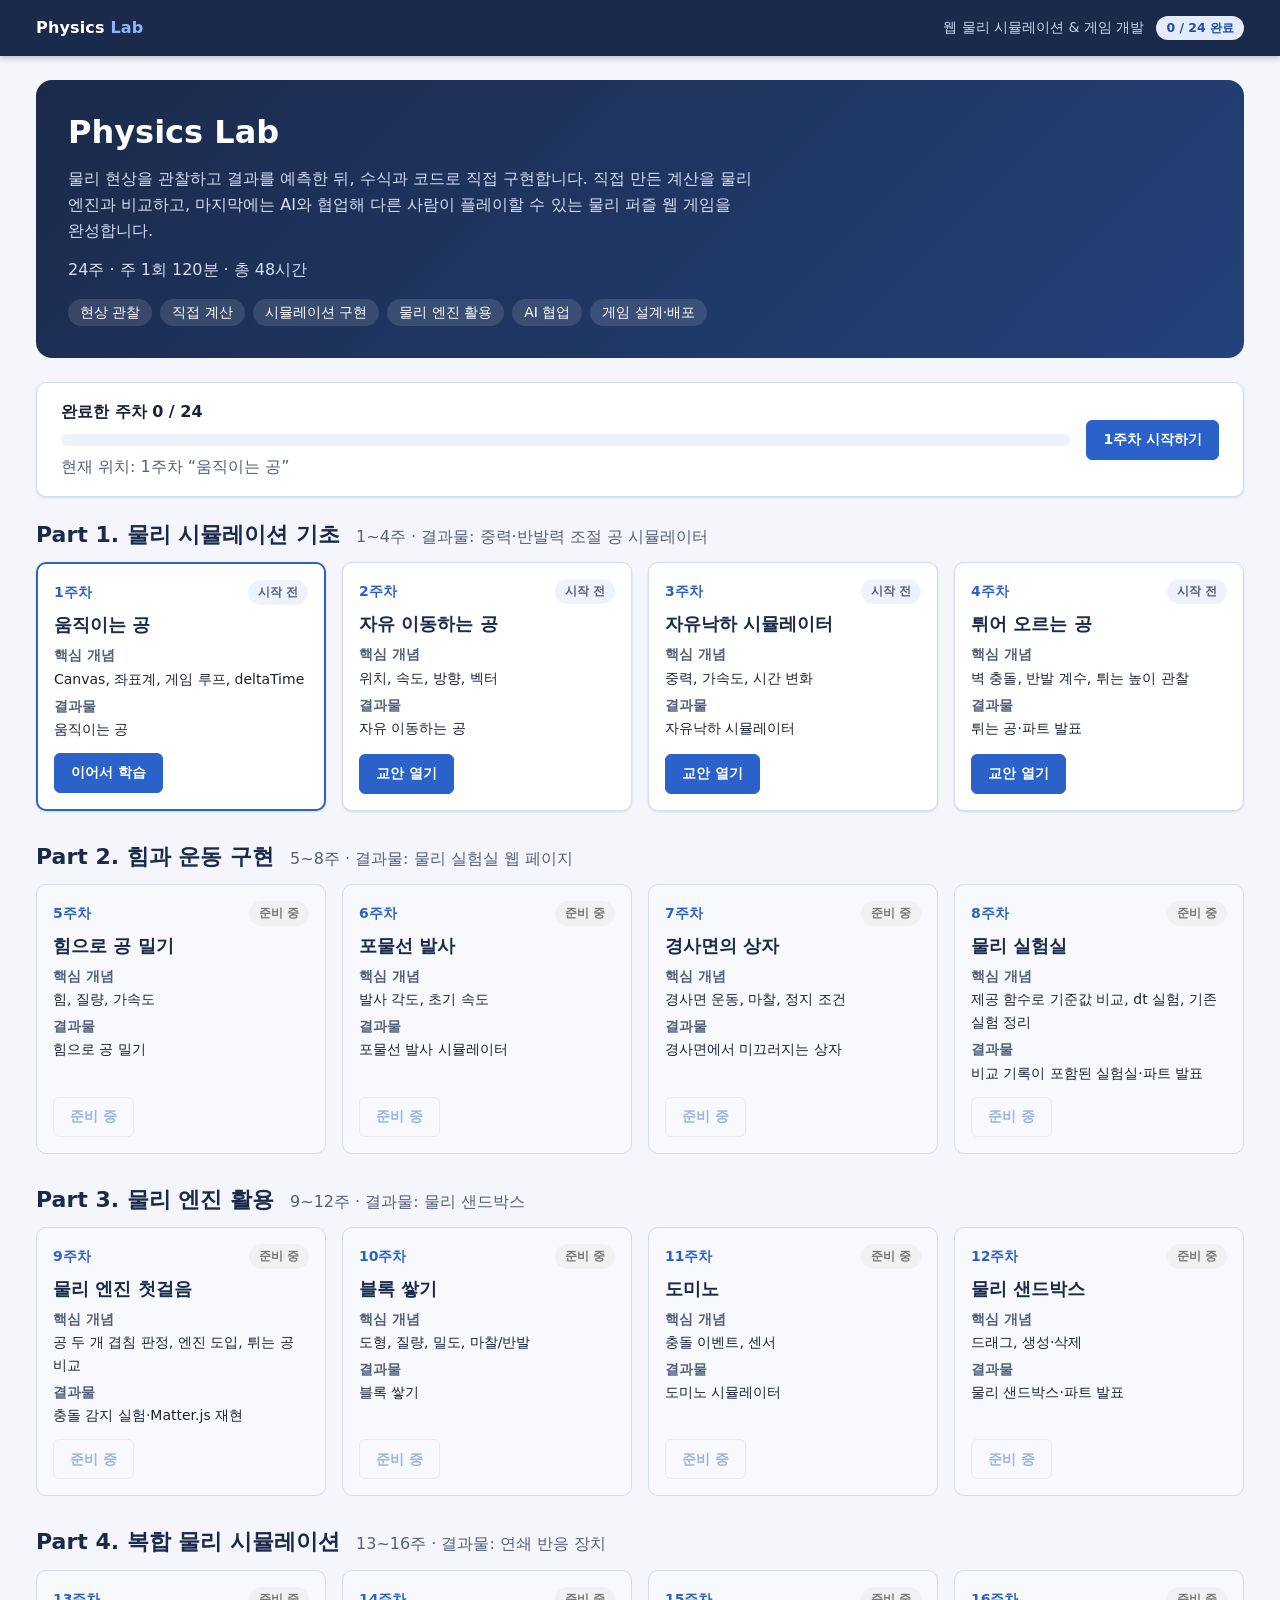
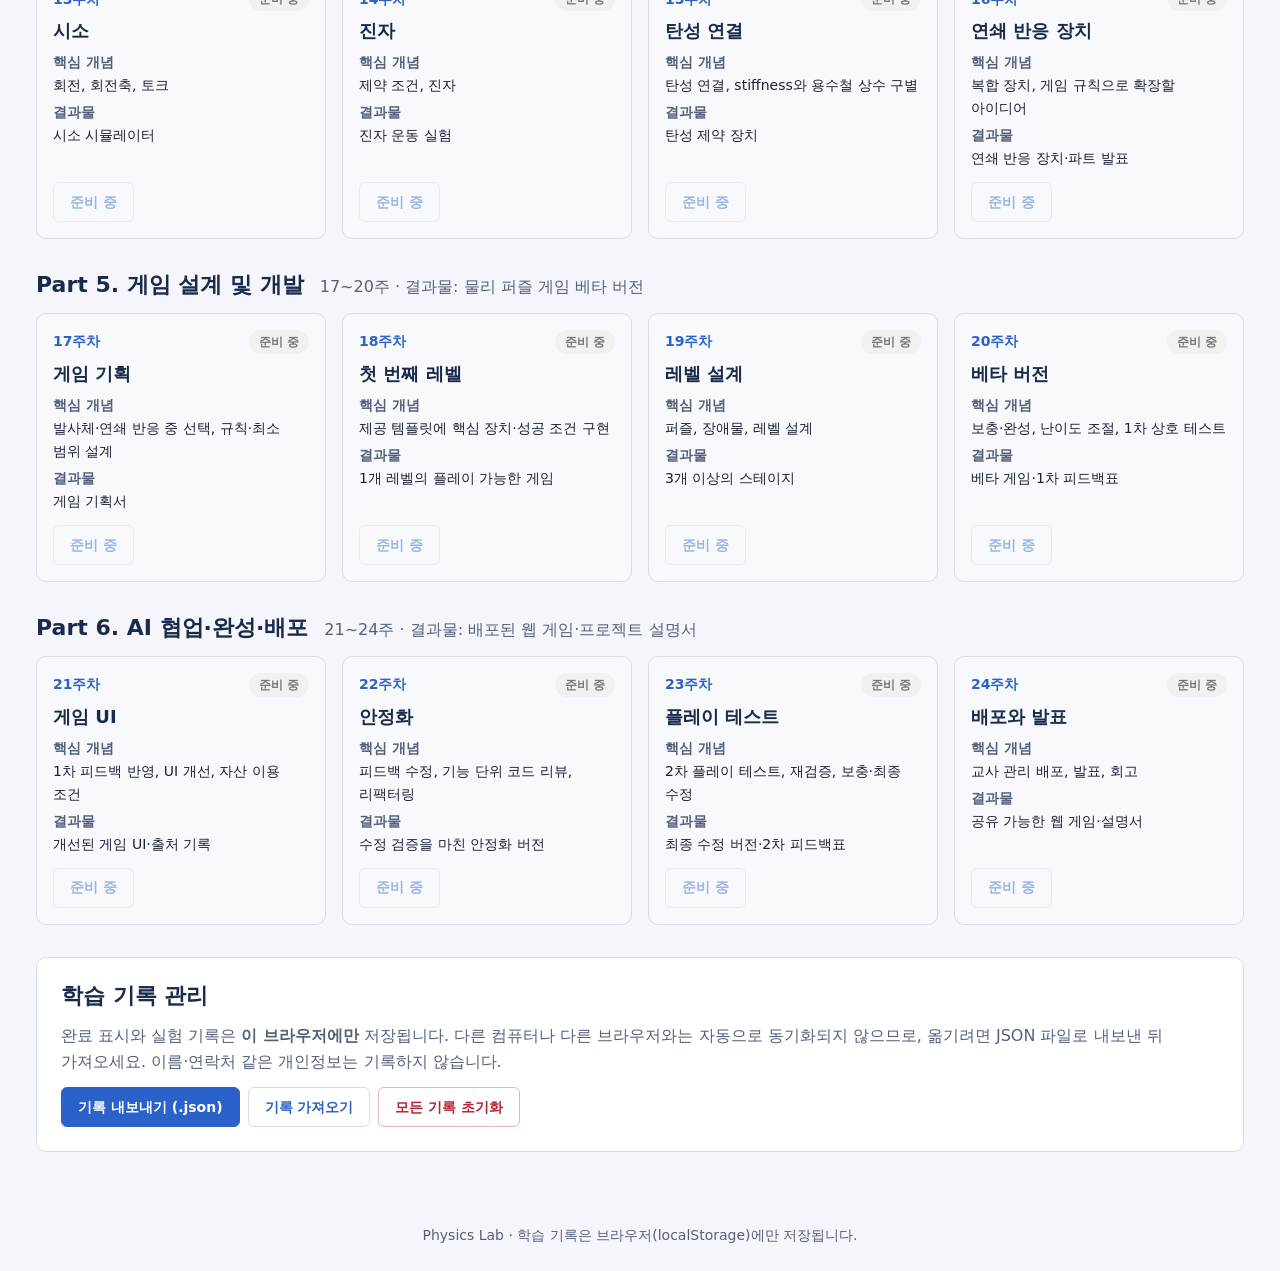
<file: index.html>
<!doctype html>
<html lang="ko">
  <head>
    <meta charset="utf-8" />
    <meta name="viewport" content="width=device-width, initial-scale=1" />
    <title>Physics Lab — 웹 물리 시뮬레이션 & 게임 개발</title>
    <meta name="description" content="물리 현상을 관찰하고 코드로 구현해 물리 퍼즐 웹 게임까지 만드는 24주 인터랙티브 교안" />
    <link rel="icon" href="data:image/svg+xml,%3Csvg xmlns='http://www.w3.org/2000/svg' viewBox='0 0 32 32'%3E%3Ccircle cx='16' cy='16' r='12' fill='%232a62c9'/%3E%3C/svg%3E" />
    <link rel="stylesheet" href="css/style.css" />
  </head>
  <body>
    <p class="module-notice" role="alert">
      이 페이지는 로컬 서버에서 열어야 동작합니다. README의 “실행 방법”을 확인하세요.
    </p>

    <header class="topbar">
      <div class="topbar-inner">
        <a class="brand" href="index.html">Physics <span>Lab</span></a>
        <div class="topbar-meta">
          <span class="hide-sm">웹 물리 시뮬레이션 &amp; 게임 개발</span>
          <span class="badge" data-state="progress" data-progress-badge>0 / 24 완료</span>
        </div>
      </div>
    </header>

    <main class="page">
      <section class="hero" aria-labelledby="hero-title">
        <h1 id="hero-title">Physics Lab</h1>
        <p>
          물리 현상을 관찰하고 결과를 예측한 뒤, 수식과 코드로 직접 구현합니다. 직접 만든 계산을 물리 엔진과 비교하고,
          마지막에는 AI와 협업해 다른 사람이 플레이할 수 있는 물리 퍼즐 웹 게임을 완성합니다.
        </p>
        <p>24주 · 주 1회 120분 · 총 48시간</p>
        <ol class="hero-flow" aria-label="전체 학습 흐름">
          <li>현상 관찰</li>
          <li>직접 계산</li>
          <li>시뮬레이션 구현</li>
          <li>물리 엔진 활용</li>
          <li>AI 협업</li>
          <li>게임 설계·배포</li>
        </ol>
      </section>

      <section class="progress-panel" aria-labelledby="progress-title">
        <div>
          <h2 id="progress-title" class="visually-hidden">전체 진행률</h2>
          <strong data-progress-text>완료한 주차 0 / 24</strong>
          <div
            class="progress-bar"
            role="progressbar"
            aria-label="전체 진행률"
            aria-valuemin="0"
            aria-valuemax="24"
            aria-valuenow="0"
            data-progress-bar
          >
            <span></span>
          </div>
          <span class="muted" data-current-text>처음 시작한다면 1주차부터 열어 보세요.</span>
        </div>
        <a class="btn" href="lessons/week01.html" data-current-link>1주차 시작하기</a>
      </section>

      <div data-parts></div>

      <section class="data-panel" aria-labelledby="data-title">
        <h2 id="data-title">학습 기록 관리</h2>
        <p class="muted">
          완료 표시와 실험 기록은 <strong>이 브라우저에만</strong> 저장됩니다. 다른 컴퓨터나 다른 브라우저와는 자동으로
          동기화되지 않으므로, 옮기려면 JSON 파일로 내보낸 뒤 가져오세요. 이름·연락처 같은 개인정보는 기록하지 않습니다.
        </p>
        <div class="button-row">
          <button type="button" class="btn" data-action="export">기록 내보내기 (.json)</button>
          <button type="button" class="btn btn-ghost" data-action="import">기록 가져오기</button>
          <input type="file" id="import-file" accept=".json,application/json" hidden />
          <button type="button" class="btn btn-danger" data-action="reset">모든 기록 초기화</button>
        </div>
        <p class="message" data-message hidden></p>
        <p class="message" data-kind="warn" data-storage-warning hidden>
          이 브라우저에서는 저장 공간을 쓸 수 없어 새로고침하면 기록이 사라집니다. 기록을 남기려면 내보내기를 사용하세요.
        </p>
      </section>
    </main>

    <footer class="site-footer">Physics Lab · 학습 기록은 브라우저(localStorage)에만 저장됩니다.</footer>

    <script type="module" src="js/dashboard.js"></script>
  </body>
</html>
</file>
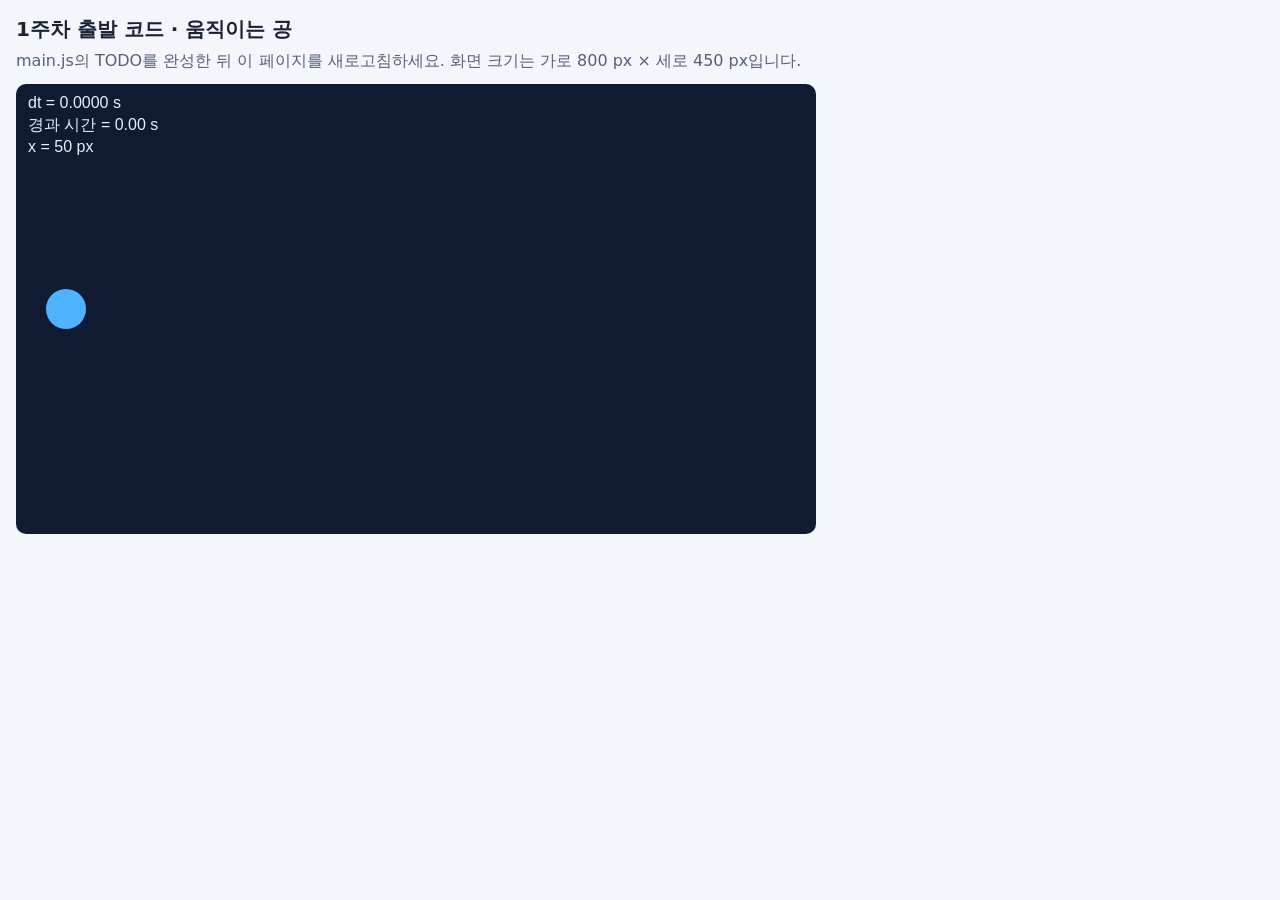
<file: starter/week01/index.html>
<!doctype html>
<html lang="ko">
  <head>
    <meta charset="utf-8" />
    <meta name="viewport" content="width=device-width, initial-scale=1" />
    <title>1주차 출발 코드 · 움직이는 공</title>
    <link rel="icon" href="data:image/svg+xml,%3Csvg xmlns='http://www.w3.org/2000/svg' viewBox='0 0 32 32'%3E%3Ccircle cx='16' cy='16' r='12' fill='%232a62c9'/%3E%3C/svg%3E" />
    <link rel="stylesheet" href="style.css" />
  </head>
  <body>
    <h1>1주차 출발 코드 · 움직이는 공</h1>
    <p>main.js의 TODO를 완성한 뒤 이 페이지를 새로고침하세요. 화면 크기는 가로 800 px × 세로 450 px입니다.</p>
    <canvas id="stage" width="800" height="450" aria-label="공이 움직이는 캔버스"></canvas>
    <script src="main.js"></script>
  </body>
</html>
</file>
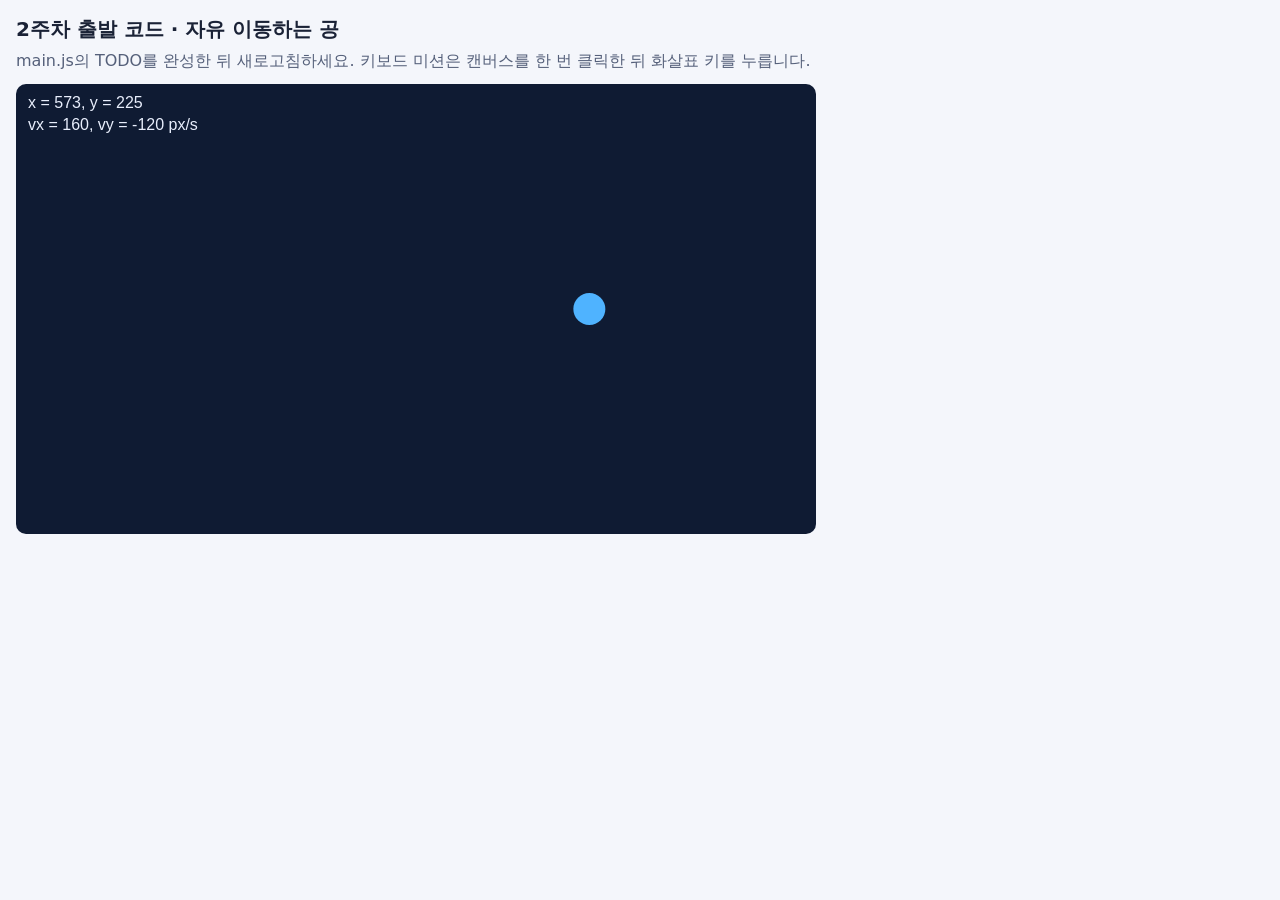
<file: starter/week02/index.html>
<!doctype html>
<html lang="ko">
  <head>
    <meta charset="utf-8" />
    <meta name="viewport" content="width=device-width, initial-scale=1" />
    <title>2주차 출발 코드 · 자유 이동하는 공</title>
    <link rel="icon" href="data:image/svg+xml,%3Csvg xmlns='http://www.w3.org/2000/svg' viewBox='0 0 32 32'%3E%3Ccircle cx='16' cy='16' r='12' fill='%232a62c9'/%3E%3C/svg%3E" />
    <link rel="stylesheet" href="style.css" />
  </head>
  <body>
    <h1>2주차 출발 코드 · 자유 이동하는 공</h1>
    <p>main.js의 TODO를 완성한 뒤 새로고침하세요. 키보드 미션은 캔버스를 한 번 클릭한 뒤 화살표 키를 누릅니다.</p>
    <canvas id="stage" width="800" height="450" tabindex="0" aria-label="공이 움직이는 캔버스. 클릭한 뒤 화살표 키로 조종합니다."></canvas>
    <script src="main.js"></script>
  </body>
</html>
</file>
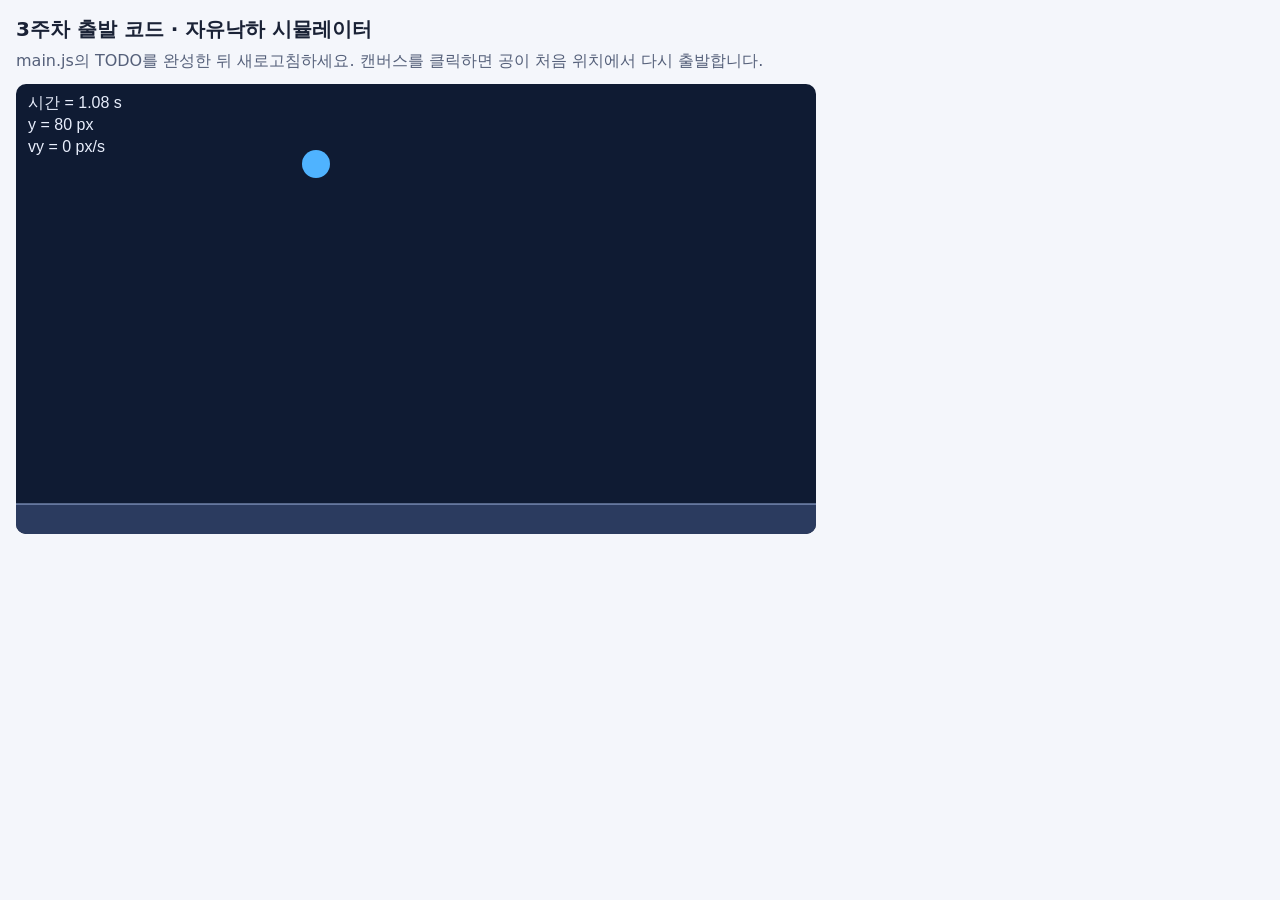
<file: starter/week03/index.html>
<!doctype html>
<html lang="ko">
  <head>
    <meta charset="utf-8" />
    <meta name="viewport" content="width=device-width, initial-scale=1" />
    <title>3주차 출발 코드 · 자유낙하 시뮬레이터</title>
    <link rel="icon" href="data:image/svg+xml,%3Csvg xmlns='http://www.w3.org/2000/svg' viewBox='0 0 32 32'%3E%3Ccircle cx='16' cy='16' r='12' fill='%232a62c9'/%3E%3C/svg%3E" />
    <link rel="stylesheet" href="style.css" />
  </head>
  <body>
    <h1>3주차 출발 코드 · 자유낙하 시뮬레이터</h1>
    <p>main.js의 TODO를 완성한 뒤 새로고침하세요. 캔버스를 클릭하면 공이 처음 위치에서 다시 출발합니다.</p>
    <canvas id="stage" width="800" height="450" aria-label="공이 떨어지는 캔버스. 클릭하면 다시 시작합니다."></canvas>
    <script src="main.js"></script>
  </body>
</html>
</file>
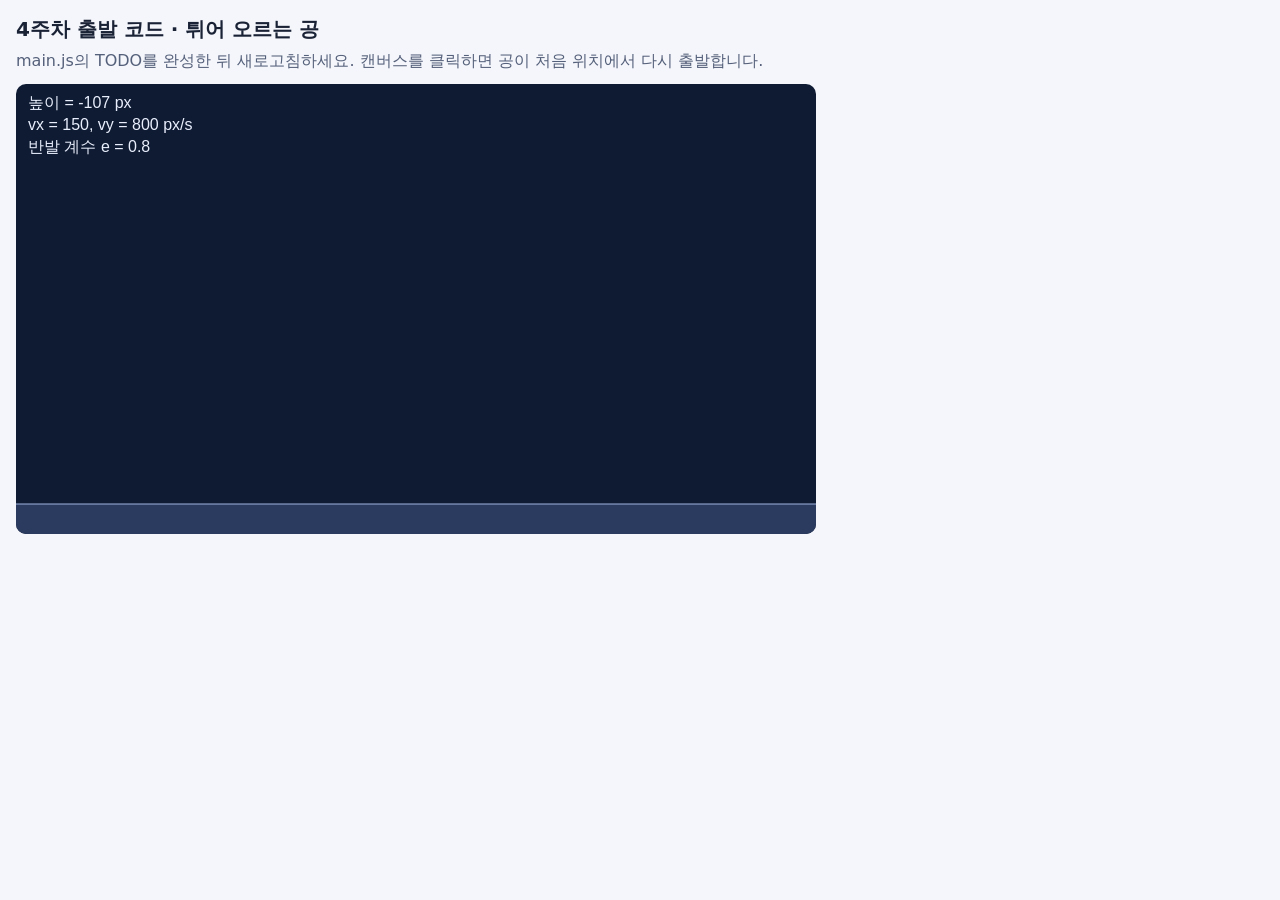
<file: starter/week04/index.html>
<!doctype html>
<html lang="ko">
  <head>
    <meta charset="utf-8" />
    <meta name="viewport" content="width=device-width, initial-scale=1" />
    <title>4주차 출발 코드 · 튀어 오르는 공</title>
    <link rel="icon" href="data:image/svg+xml,%3Csvg xmlns='http://www.w3.org/2000/svg' viewBox='0 0 32 32'%3E%3Ccircle cx='16' cy='16' r='12' fill='%232a62c9'/%3E%3C/svg%3E" />
    <link rel="stylesheet" href="style.css" />
  </head>
  <body>
    <h1>4주차 출발 코드 · 튀어 오르는 공</h1>
    <p>main.js의 TODO를 완성한 뒤 새로고침하세요. 캔버스를 클릭하면 공이 처음 위치에서 다시 출발합니다.</p>
    <canvas id="stage" width="800" height="450" aria-label="공이 튀는 캔버스. 클릭하면 다시 시작합니다."></canvas>
    <script src="main.js"></script>
  </body>
</html>
</file>
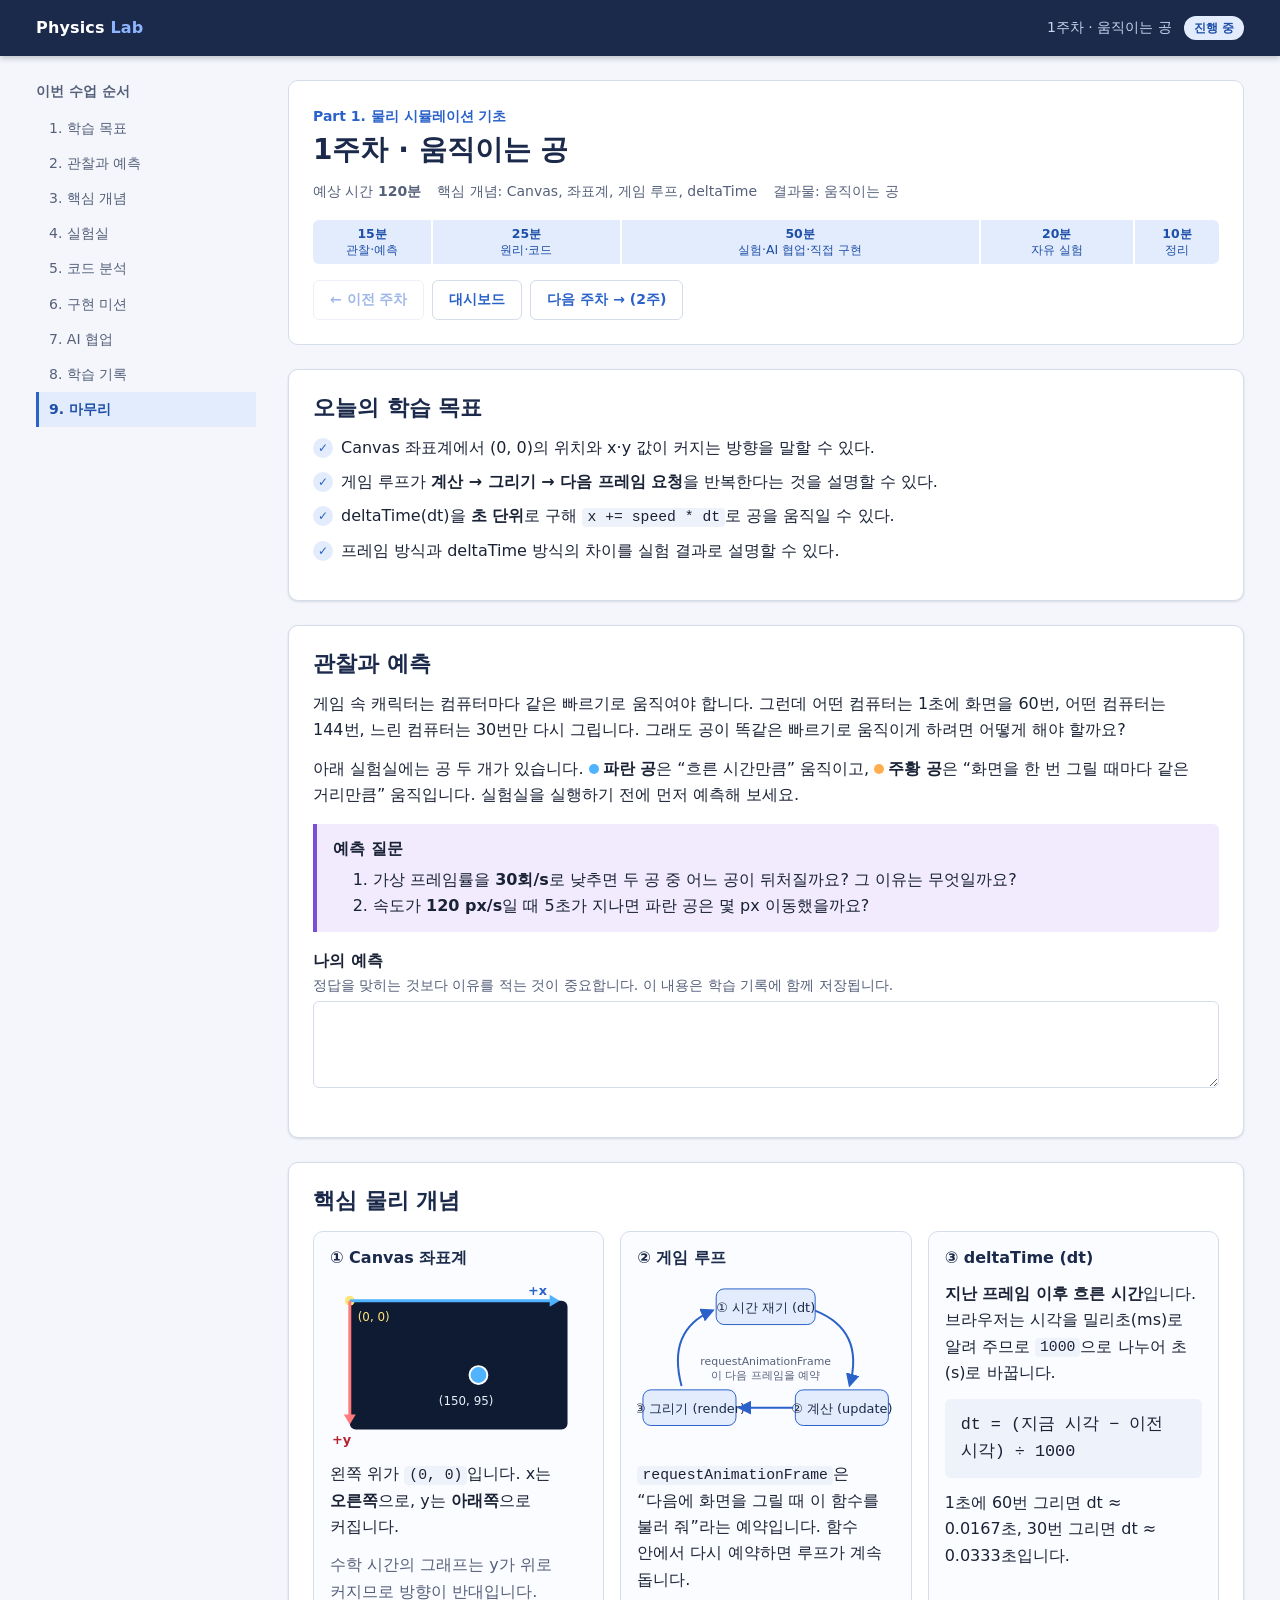
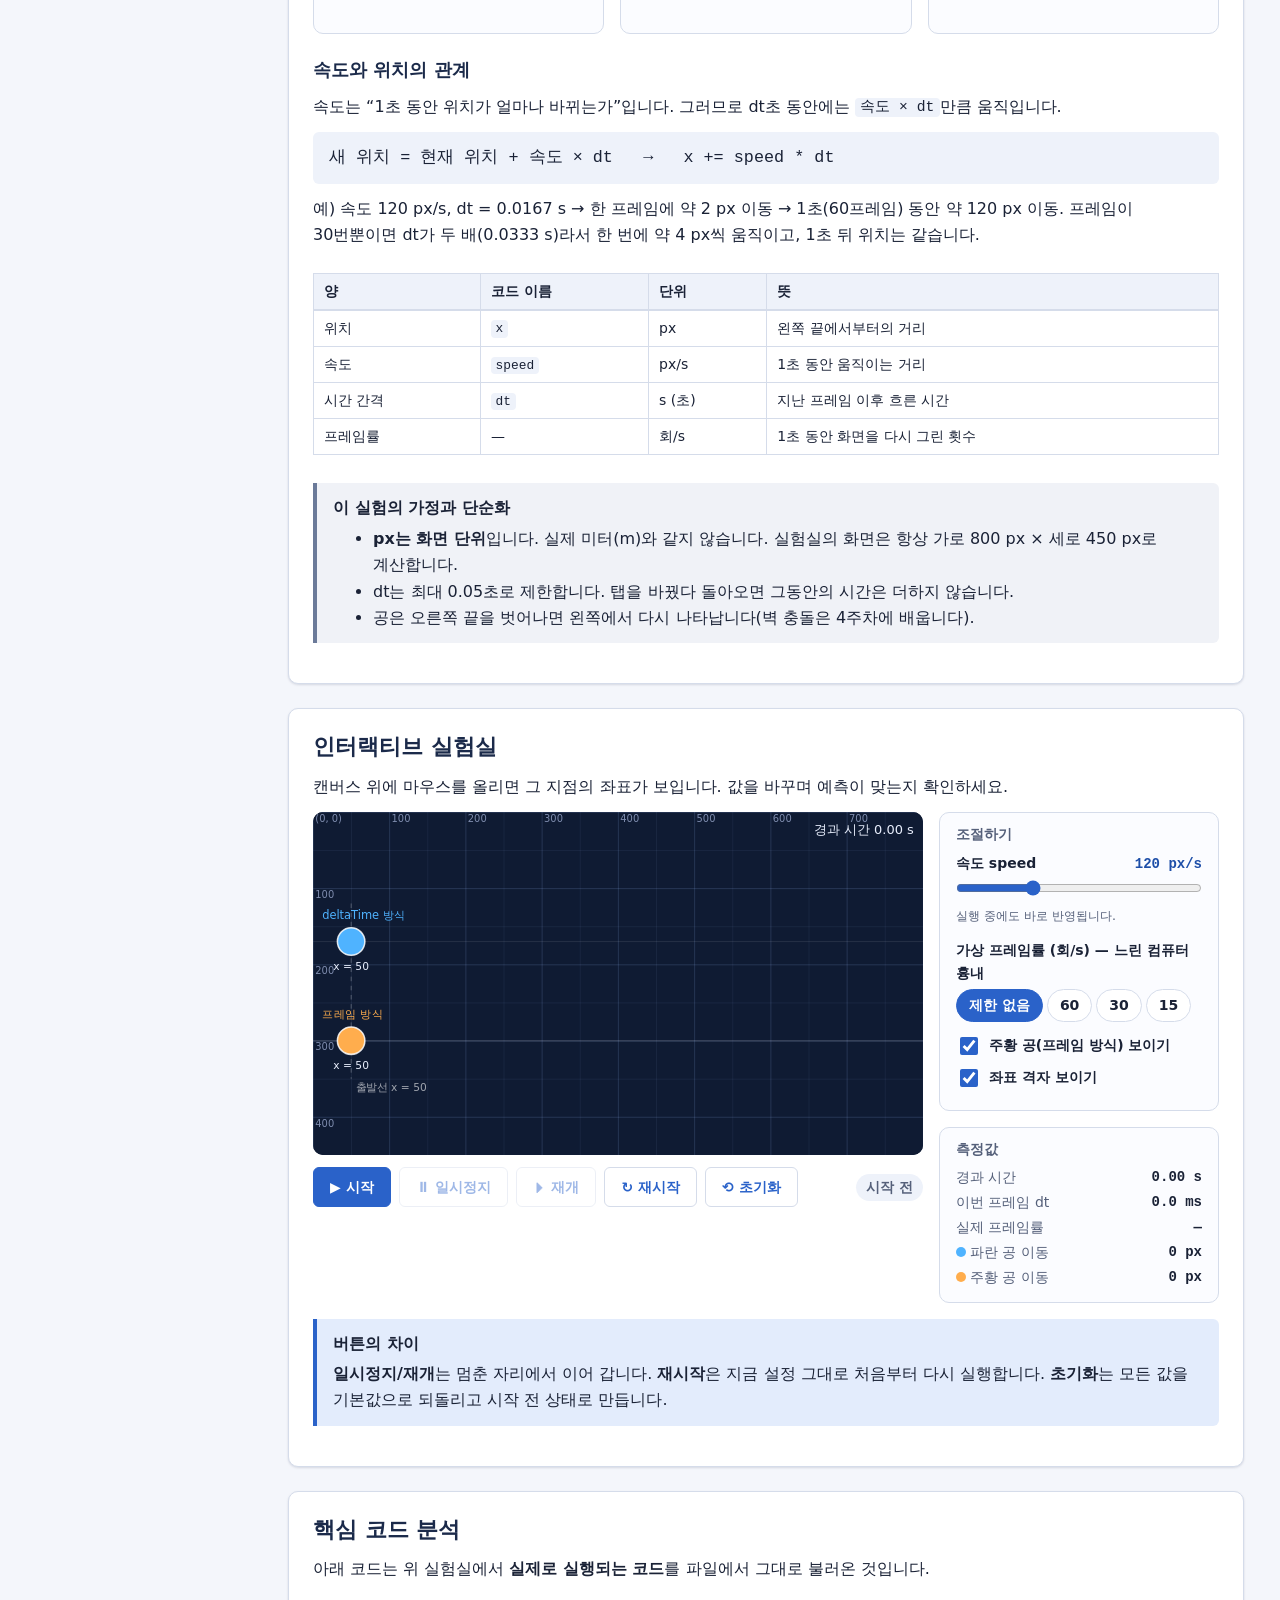
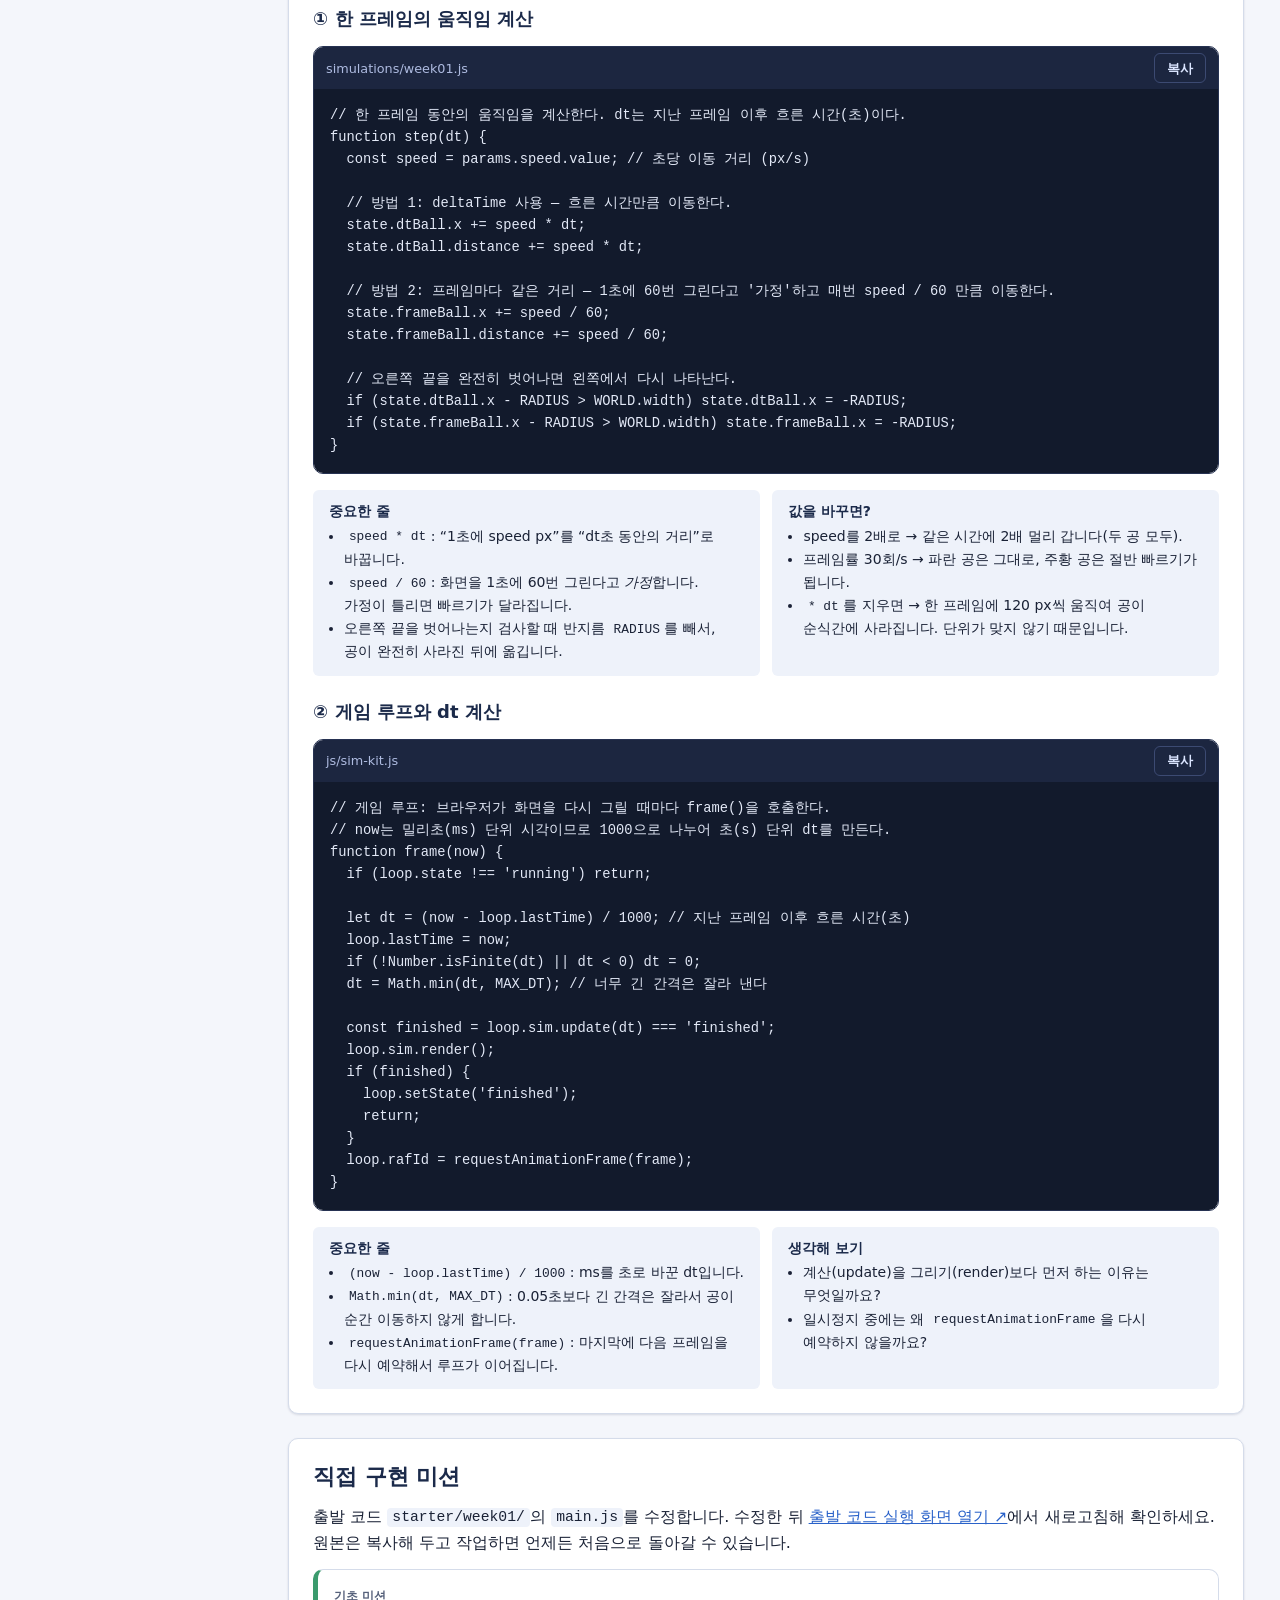
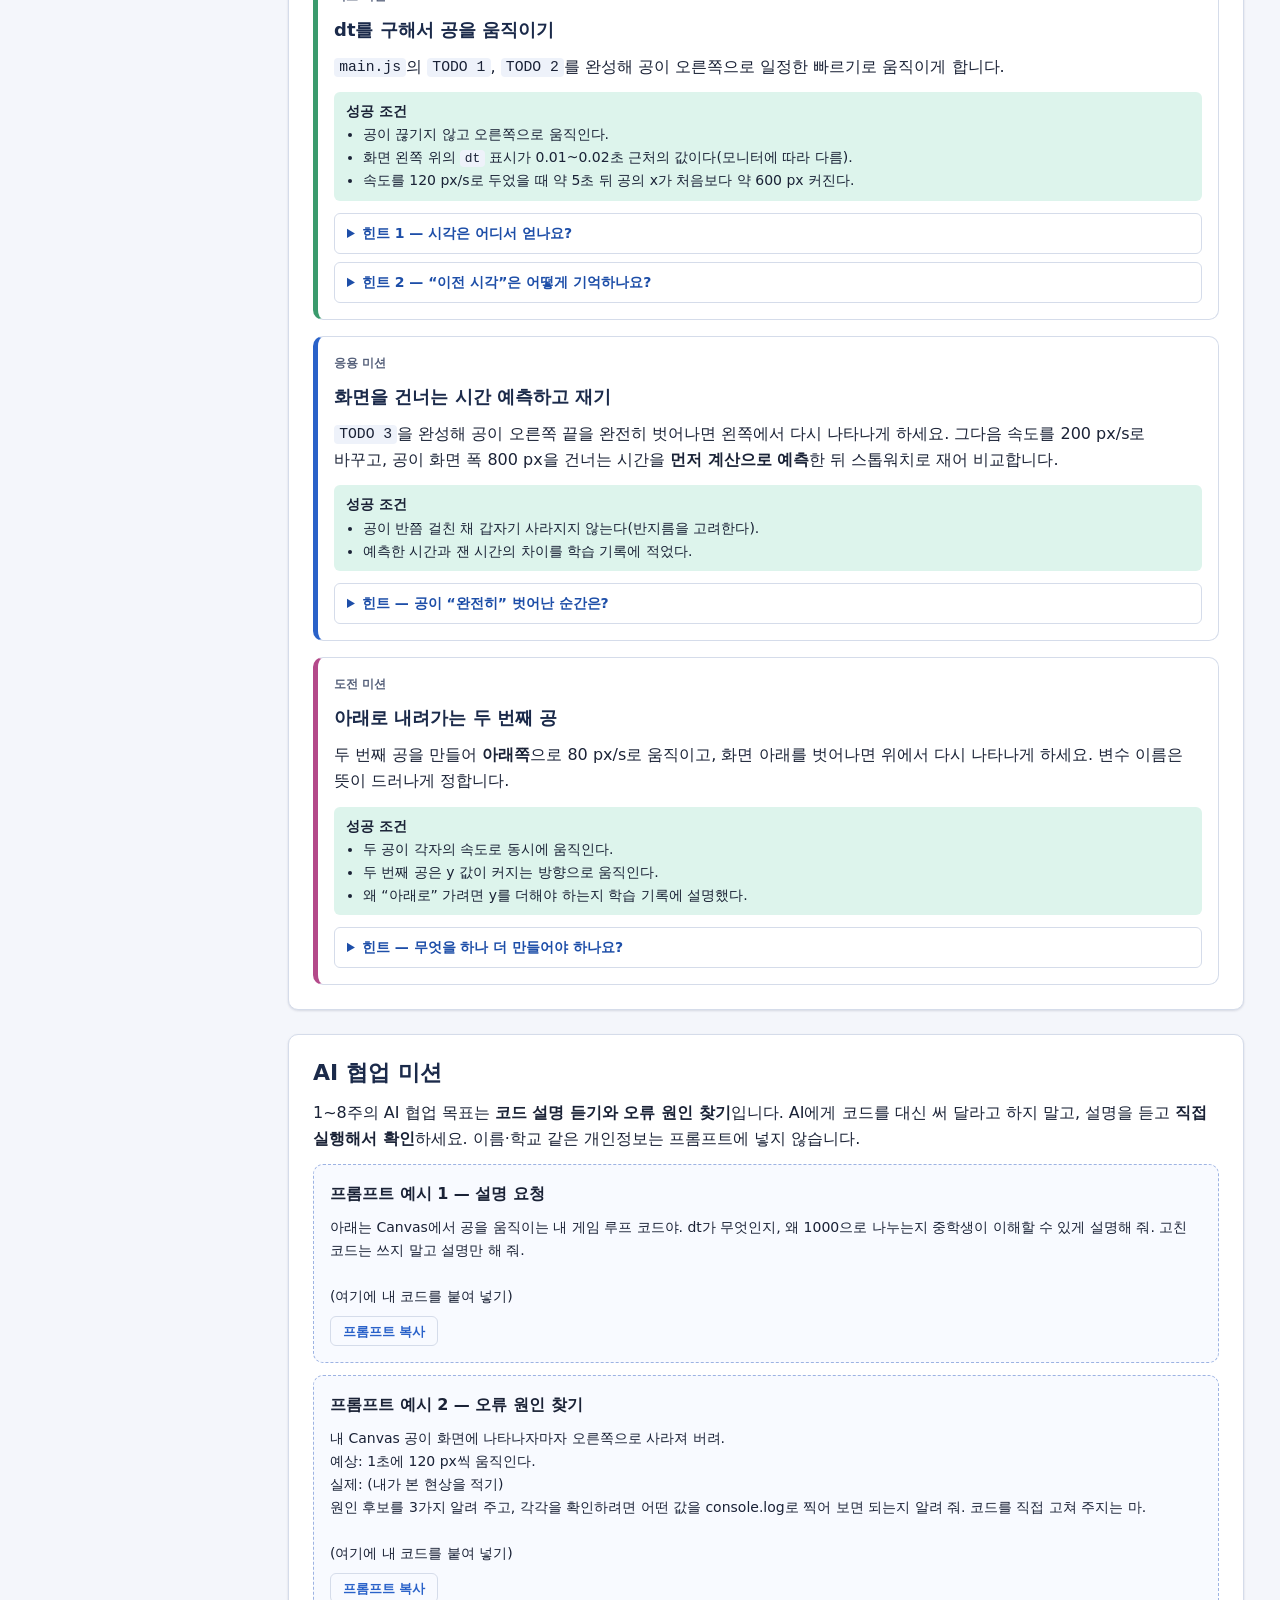
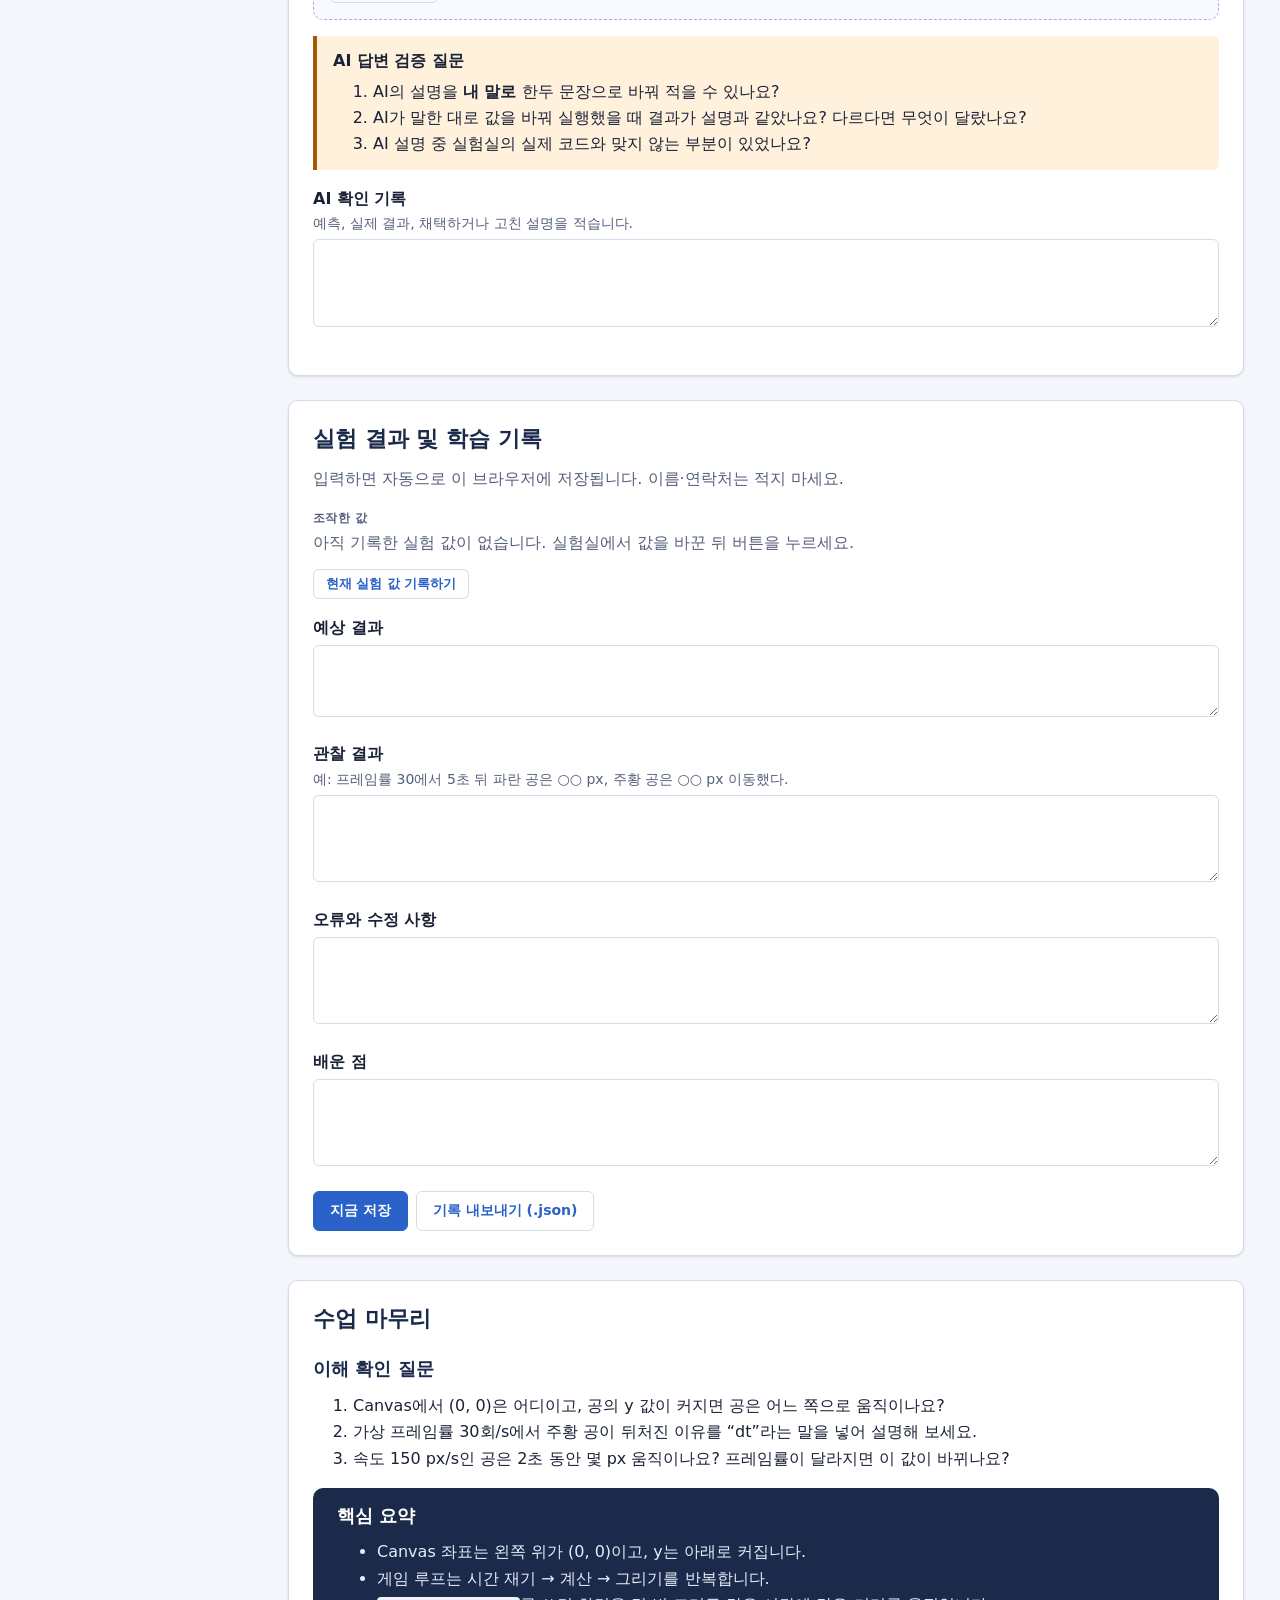
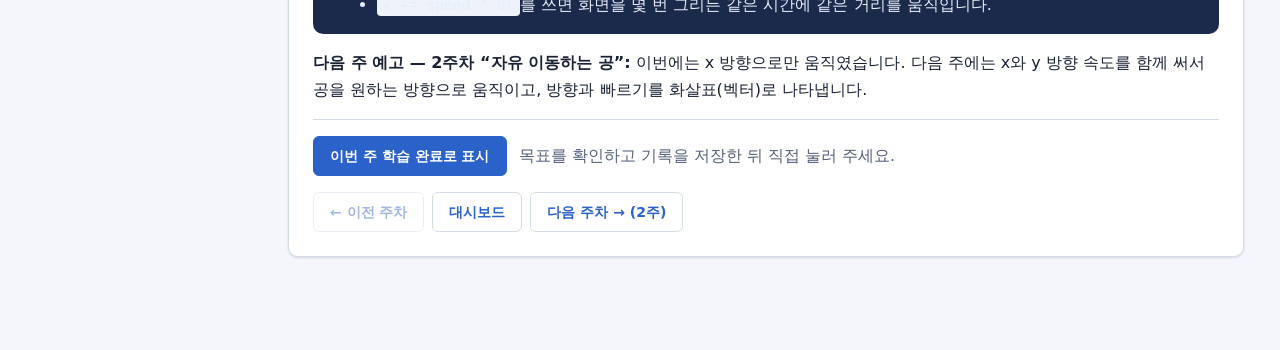
<file: lessons/week01.html>
<!doctype html>
<html lang="ko">
  <head>
    <meta charset="utf-8" />
    <meta name="viewport" content="width=device-width, initial-scale=1" />
    <title>1주차 · 움직이는 공 — Physics Lab</title>
    <link rel="icon" href="data:image/svg+xml,%3Csvg xmlns='http://www.w3.org/2000/svg' viewBox='0 0 32 32'%3E%3Ccircle cx='16' cy='16' r='12' fill='%232a62c9'/%3E%3C/svg%3E" />
    <link rel="stylesheet" href="../css/style.css" />
  </head>
  <body>
    <p class="module-notice" role="alert">
      이 교안은 로컬 서버에서 열어야 실험실이 동작합니다. README의 “실행 방법”을 확인하세요.
    </p>

    <header class="topbar">
      <div class="topbar-inner">
        <a class="brand" href="../index.html">Physics <span>Lab</span></a>
        <div class="topbar-meta">
          <span>1주차 · 움직이는 공</span>
          <span class="badge" data-complete-label data-state="progress">진행 중</span>
        </div>
      </div>
    </header>

    <div class="lesson-layout">
      <nav class="toc" aria-label="교안 목차">
        <div class="toc-title">이번 수업 순서</div>
        <div data-toc></div>
      </nav>

      <main class="lesson-main">
        <!-- 1. 수업 헤더 -->
        <header class="lesson-header">
          <p class="eyebrow" data-part-label>Part 1. 물리 시뮬레이션 기초</p>
          <h1>1주차 · 움직이는 공</h1>
          <div class="lesson-meta">
            <span>예상 시간 <strong>120분</strong></span>
            <span>핵심 개념: Canvas, 좌표계, 게임 루프, deltaTime</span>
            <span>결과물: 움직이는 공</span>
          </div>
          <ol class="timeline" aria-label="120분 수업 배분">
            <li style="flex: 15"><strong>15분</strong>관찰·예측</li>
            <li style="flex: 25"><strong>25분</strong>원리·코드</li>
            <li style="flex: 50"><strong>50분</strong>실험·AI 협업·직접 구현</li>
            <li style="flex: 20"><strong>20분</strong>자유 실험</li>
            <li style="flex: 10"><strong>10분</strong>정리</li>
          </ol>
          <nav class="week-nav" aria-label="주차 이동" data-week-nav></nav>
          <p class="message" data-kind="warn" data-storage-warning hidden>
            이 브라우저에서는 기록을 저장할 수 없어 새로고침하면 사라집니다. 마무리 전에 “기록 내보내기”를 사용하세요.
          </p>
        </header>

        <!-- 2. 오늘의 학습 목표 -->
        <section id="goals" aria-labelledby="goals-title">
          <h2 id="goals-title" data-short="학습 목표">오늘의 학습 목표</h2>
          <ul class="goal-list">
            <li>Canvas 좌표계에서 (0, 0)의 위치와 x·y 값이 커지는 방향을 말할 수 있다.</li>
            <li>게임 루프가 <strong>계산 → 그리기 → 다음 프레임 요청</strong>을 반복한다는 것을 설명할 수 있다.</li>
            <li>deltaTime(dt)을 <strong>초 단위</strong>로 구해 <code>x += speed * dt</code>로 공을 움직일 수 있다.</li>
            <li>프레임 방식과 deltaTime 방식의 차이를 실험 결과로 설명할 수 있다.</li>
          </ul>
        </section>

        <!-- 3. 관찰과 예측 -->
        <section id="observe" aria-labelledby="observe-title">
          <h2 id="observe-title" data-short="관찰과 예측">관찰과 예측</h2>
          <p>
            게임 속 캐릭터는 컴퓨터마다 같은 빠르기로 움직여야 합니다. 그런데 어떤 컴퓨터는 1초에 화면을 60번, 어떤
            컴퓨터는 144번, 느린 컴퓨터는 30번만 다시 그립니다. 그래도 공이 똑같은 빠르기로 움직이게 하려면 어떻게 해야 할까요?
          </p>
          <p>
            아래 실험실에는 공 두 개가 있습니다. <span class="swatch" style="background: #4fb3ff"></span><strong>파란 공</strong>은
            “흐른 시간만큼” 움직이고, <span class="swatch" style="background: #ffad4d"></span><strong>주황 공</strong>은 “화면을
            한 번 그릴 때마다 같은 거리만큼” 움직입니다. 실험실을 실행하기 전에 먼저 예측해 보세요.
          </p>
          <div class="callout is-predict">
            <p class="callout-title">예측 질문</p>
            <ol>
              <li>가상 프레임률을 <strong>30회/s</strong>로 낮추면 두 공 중 어느 공이 뒤처질까요? 그 이유는 무엇일까요?</li>
              <li>속도가 <strong>120 px/s</strong>일 때 5초가 지나면 파란 공은 몇 px 이동했을까요?</li>
            </ol>
          </div>
          <div class="field">
            <label for="prediction">나의 예측
              <span class="hint">정답을 맞히는 것보다 이유를 적는 것이 중요합니다. 이 내용은 학습 기록에 함께 저장됩니다.</span>
            </label>
            <textarea id="prediction" data-record-field="prediction" rows="3" maxlength="4000"></textarea>
          </div>
        </section>

        <!-- 4. 핵심 물리 개념 -->
        <section id="concept" aria-labelledby="concept-title">
          <h2 id="concept-title" data-short="핵심 개념">핵심 물리 개념</h2>

          <div class="concept-grid">
            <div class="concept-card">
              <h3>① Canvas 좌표계</h3>
              <svg class="diagram" viewBox="0 0 260 170" role="img" aria-label="Canvas 좌표계: 왼쪽 위가 원점, x는 오른쪽, y는 아래쪽으로 커진다">
                <rect x="20" y="20" width="220" height="130" rx="6" fill="#0f1b33" />
                <circle cx="20" cy="20" r="5" fill="#ffe678" />
                <text x="28" y="40" fill="#ffe678" font-size="12">(0, 0)</text>
                <line x1="20" y1="20" x2="225" y2="20" stroke="#4fb3ff" stroke-width="3" />
                <polygon points="232,20 222,14 222,26" fill="#4fb3ff" />
                <text x="200" y="14" fill="#2a62c9" font-size="13" font-weight="700">+x</text>
                <line x1="20" y1="20" x2="20" y2="138" stroke="#ff7b7b" stroke-width="3" />
                <polygon points="20,145 14,135 26,135" fill="#ff7b7b" />
                <text x="2" y="165" fill="#b4232f" font-size="13" font-weight="700">+y</text>
                <circle cx="150" cy="95" r="9" fill="#4fb3ff" stroke="#fff" stroke-width="2" />
                <text x="110" y="125" fill="#e8eefc" font-size="12">(150, 95)</text>
              </svg>
              <p>왼쪽 위가 <code>(0, 0)</code>입니다. x는 <strong>오른쪽</strong>으로, y는 <strong>아래쪽</strong>으로 커집니다.</p>
              <p class="muted">수학 시간의 그래프는 y가 위로 커지므로 방향이 반대입니다.</p>
            </div>

            <div class="concept-card">
              <h3>② 게임 루프</h3>
              <svg class="diagram" viewBox="0 0 260 170" role="img" aria-label="게임 루프: 시간 재기, 계산, 그리기를 반복한다">
                <defs>
                  <marker id="arrow1" viewBox="0 0 10 10" refX="8" refY="5" markerWidth="7" markerHeight="7" orient="auto">
                    <path d="M0,0 L10,5 L0,10 z" fill="#2a62c9" />
                  </marker>
                </defs>
                <rect x="80" y="8" width="100" height="36" rx="8" fill="#e3ecfc" stroke="#2a62c9" />
                <text x="130" y="31" text-anchor="middle" font-size="13" fill="#1b2a4a">① 시간 재기 (dt)</text>
                <rect x="160" y="110" width="94" height="36" rx="8" fill="#e3ecfc" stroke="#2a62c9" />
                <text x="207" y="133" text-anchor="middle" font-size="13" fill="#1b2a4a">② 계산 (update)</text>
                <rect x="6" y="110" width="94" height="36" rx="8" fill="#e3ecfc" stroke="#2a62c9" />
                <text x="53" y="133" text-anchor="middle" font-size="13" fill="#1b2a4a">③ 그리기 (render)</text>
                <path d="M180 30 Q 230 50 215 105" fill="none" stroke="#2a62c9" stroke-width="2" marker-end="url(#arrow1)" />
                <path d="M158 128 L 104 128" fill="none" stroke="#2a62c9" stroke-width="2" marker-end="url(#arrow1)" />
                <path d="M45 106 Q 30 50 76 30" fill="none" stroke="#2a62c9" stroke-width="2" marker-end="url(#arrow1)" />
                <text x="130" y="85" text-anchor="middle" font-size="11" fill="#55607a">requestAnimationFrame</text>
                <text x="130" y="99" text-anchor="middle" font-size="11" fill="#55607a">이 다음 프레임을 예약</text>
              </svg>
              <p>
                <code>requestAnimationFrame</code>은 “다음에 화면을 그릴 때 이 함수를 불러 줘”라는 예약입니다. 함수 안에서 다시
                예약하면 루프가 계속 돕니다.
              </p>
            </div>

            <div class="concept-card">
              <h3>③ deltaTime (dt)</h3>
              <p>
                <strong>지난 프레임 이후 흐른 시간</strong>입니다. 브라우저는 시각을 밀리초(ms)로 알려 주므로
                <code>1000</code>으로 나누어 초(s)로 바꿉니다.
              </p>
              <p class="formula">dt = (지금 시각 − 이전 시각) ÷ 1000</p>
              <p>1초에 60번 그리면 dt ≈ 0.0167초, 30번 그리면 dt ≈ 0.0333초입니다.</p>
            </div>
          </div>

          <h3>속도와 위치의 관계</h3>
          <p>속도는 “1초 동안 위치가 얼마나 바뀌는가”입니다. 그러므로 dt초 동안에는 <code>속도 × dt</code>만큼 움직입니다.</p>
          <p class="formula">새 위치 = 현재 위치 + 속도 × dt &nbsp;&nbsp;→&nbsp;&nbsp; x += speed * dt</p>
          <p>
            예) 속도 120 px/s, dt = 0.0167 s → 한 프레임에 약 2 px 이동 → 1초(60프레임) 동안 약 120 px 이동. 프레임이 30번뿐이면
            dt가 두 배(0.0333 s)라서 한 번에 약 4 px씩 움직이고, 1초 뒤 위치는 같습니다.
          </p>

          <div class="table-scroll">
            <table class="unit-table">
              <caption class="visually-hidden">이번 주에 쓰는 양과 단위</caption>
              <thead>
                <tr><th>양</th><th>코드 이름</th><th>단위</th><th>뜻</th></tr>
              </thead>
              <tbody>
                <tr><td>위치</td><td><code>x</code></td><td>px</td><td>왼쪽 끝에서부터의 거리</td></tr>
                <tr><td>속도</td><td><code>speed</code></td><td>px/s</td><td>1초 동안 움직이는 거리</td></tr>
                <tr><td>시간 간격</td><td><code>dt</code></td><td>s (초)</td><td>지난 프레임 이후 흐른 시간</td></tr>
                <tr><td>프레임률</td><td>—</td><td>회/s</td><td>1초 동안 화면을 다시 그린 횟수</td></tr>
              </tbody>
            </table>
          </div>

          <div class="callout is-assume">
            <p class="callout-title">이 실험의 가정과 단순화</p>
            <ul>
              <li><strong>px는 화면 단위</strong>입니다. 실제 미터(m)와 같지 않습니다. 실험실의 화면은 항상 가로 800 px × 세로 450 px로 계산합니다.</li>
              <li>dt는 최대 0.05초로 제한합니다. 탭을 바꿨다 돌아오면 그동안의 시간은 더하지 않습니다.</li>
              <li>공은 오른쪽 끝을 벗어나면 왼쪽에서 다시 나타납니다(벽 충돌은 4주차에 배웁니다).</li>
            </ul>
          </div>
        </section>

        <!-- 5. 인터랙티브 실험실 -->
        <section id="lab" aria-labelledby="lab-title">
          <h2 id="lab-title" data-short="실험실">인터랙티브 실험실</h2>
          <p>캔버스 위에 마우스를 올리면 그 지점의 좌표가 보입니다. 값을 바꾸며 예측이 맞는지 확인하세요.</p>

          <div class="lab" data-lab>
            <div class="lab-stage">
              <canvas aria-label="두 공이 오른쪽으로 움직이는 실험 화면. 오른쪽 패널의 측정값에 같은 정보가 숫자로 표시됩니다."></canvas>
              <div class="lab-toolbar">
                <button type="button" class="btn" data-action="start">▶ 시작</button>
                <button type="button" class="btn btn-ghost" data-action="pause">⏸ 일시정지</button>
                <button type="button" class="btn btn-ghost" data-action="resume">⏵ 재개</button>
                <button type="button" class="btn btn-ghost" data-action="restart" title="지금 설정으로 처음부터 다시 실행">↻ 재시작</button>
                <button type="button" class="btn btn-ghost" data-action="reset" title="모든 값을 기본값으로 되돌림">⟲ 초기화</button>
                <span class="sim-status" data-sim-status aria-live="polite">시작 전</span>
              </div>
            </div>

            <div class="lab-panel">
              <div class="panel-box">
                <h3>조절하기</h3>
                <div class="control">
                  <div class="control-head">
                    <label for="speed">속도 speed</label>
                    <output for="speed">120 px/s</output>
                  </div>
                  <input type="range" id="speed" min="0" max="400" step="10" value="120" />
                  <p class="hint">실행 중에도 바로 반영됩니다.</p>
                </div>
                <fieldset class="segmented">
                  <legend>가상 프레임률 (회/s) — 느린 컴퓨터 흉내</legend>
                  <label><input type="radio" name="fps" value="0" checked /><span>제한 없음</span></label>
                  <label><input type="radio" name="fps" value="60" /><span>60</span></label>
                  <label><input type="radio" name="fps" value="30" /><span>30</span></label>
                  <label><input type="radio" name="fps" value="15" /><span>15</span></label>
                </fieldset>
                <label class="check"><input type="checkbox" id="show-frame-ball" checked />주황 공(프레임 방식) 보이기</label>
                <label class="check"><input type="checkbox" id="show-grid" checked />좌표 격자 보이기</label>
              </div>

              <div class="panel-box">
                <h3>측정값</h3>
                <dl class="readouts" aria-live="off">
                  <dt>경과 시간</dt><dd data-out="time">0.00 s</dd>
                  <dt>이번 프레임 dt</dt><dd data-out="dt">—</dd>
                  <dt>실제 프레임률</dt><dd data-out="fps">—</dd>
                  <dt><span class="swatch" style="background: #4fb3ff"></span>파란 공 이동</dt><dd data-out="dist-dt">0 px</dd>
                  <dt><span class="swatch" style="background: #ffad4d"></span>주황 공 이동</dt><dd data-out="dist-frame">0 px</dd>
                </dl>
              </div>
            </div>
          </div>

          <div class="callout">
            <p class="callout-title">버튼의 차이</p>
            <p>
            <strong>일시정지/재개</strong>는 멈춘 자리에서 이어 갑니다. <strong>재시작</strong>은 지금 설정 그대로 처음부터 다시
            실행합니다. <strong>초기화</strong>는 모든 값을 기본값으로 되돌리고 시작 전 상태로 만듭니다.
            </p>
          </div>
        </section>

        <!-- 6. 핵심 코드 분석 -->
        <section id="code" aria-labelledby="code-title">
          <h2 id="code-title" data-short="코드 분석">핵심 코드 분석</h2>
          <p>아래 코드는 위 실험실에서 <strong>실제로 실행되는 코드</strong>를 파일에서 그대로 불러온 것입니다.</p>

          <h3>① 한 프레임의 움직임 계산</h3>
          <div class="code-block">
            <div class="code-head">
              <span data-file-label>simulations/week01.js</span>
              <button type="button" class="btn btn-ghost btn-small" data-copy-target="code-update">복사</button>
            </div>
            <pre id="code-update" data-src="../simulations/week01.js" data-region="update"><code>코드를 불러오는 중…</code></pre>
          </div>
          <div class="code-notes">
            <div>
              <h4>중요한 줄</h4>
              <ul>
                <li><code>speed * dt</code>: “1초에 speed px”를 “dt초 동안의 거리”로 바꿉니다.</li>
                <li><code>speed / 60</code>: 화면을 1초에 60번 그린다고 <em>가정</em>합니다. 가정이 틀리면 빠르기가 달라집니다.</li>
                <li>오른쪽 끝을 벗어나는지 검사할 때 반지름 <code>RADIUS</code>를 빼서, 공이 완전히 사라진 뒤에 옮깁니다.</li>
              </ul>
            </div>
            <div>
              <h4>값을 바꾸면?</h4>
              <ul>
                <li>speed를 2배로 → 같은 시간에 2배 멀리 갑니다(두 공 모두).</li>
                <li>프레임률 30회/s → 파란 공은 그대로, 주황 공은 절반 빠르기가 됩니다.</li>
                <li><code>* dt</code>를 지우면 → 한 프레임에 120 px씩 움직여 공이 순식간에 사라집니다. 단위가 맞지 않기 때문입니다.</li>
              </ul>
            </div>
          </div>

          <h3>② 게임 루프와 dt 계산</h3>
          <div class="code-block">
            <div class="code-head">
              <span data-file-label>js/sim-kit.js</span>
              <button type="button" class="btn btn-ghost btn-small" data-copy-target="code-loop">복사</button>
            </div>
            <pre id="code-loop" data-src="../js/sim-kit.js" data-region="game-loop"><code>코드를 불러오는 중…</code></pre>
          </div>
          <div class="code-notes">
            <div>
              <h4>중요한 줄</h4>
              <ul>
                <li><code>(now - loop.lastTime) / 1000</code>: ms를 초로 바꾼 dt입니다.</li>
                <li><code>Math.min(dt, MAX_DT)</code>: 0.05초보다 긴 간격은 잘라서 공이 순간 이동하지 않게 합니다.</li>
                <li><code>requestAnimationFrame(frame)</code>: 마지막에 다음 프레임을 다시 예약해서 루프가 이어집니다.</li>
              </ul>
            </div>
            <div>
              <h4>생각해 보기</h4>
              <ul>
                <li>계산(update)을 그리기(render)보다 먼저 하는 이유는 무엇일까요?</li>
                <li>일시정지 중에는 왜 <code>requestAnimationFrame</code>을 다시 예약하지 않을까요?</li>
              </ul>
            </div>
          </div>
        </section>

        <!-- 7. 직접 구현 미션 -->
        <section id="mission" aria-labelledby="mission-title">
          <h2 id="mission-title" data-short="구현 미션">직접 구현 미션</h2>
          <p>
            출발 코드 <code>starter/week01/</code>의 <code>main.js</code>를 수정합니다. 수정한 뒤
            <a href="../starter/week01/index.html" target="_blank" rel="noopener">출발 코드 실행 화면 열기 ↗</a>에서 새로고침해
            확인하세요. 원본은 복사해 두고 작업하면 언제든 처음으로 돌아갈 수 있습니다.
          </p>

          <div class="missions">
            <article class="mission" data-level="basic">
              <p class="mission-level">기초 미션</p>
              <h3>dt를 구해서 공을 움직이기</h3>
              <p><code>main.js</code>의 <code>TODO 1</code>, <code>TODO 2</code>를 완성해 공이 오른쪽으로 일정한 빠르기로 움직이게 합니다.</p>
              <div class="criteria">
                <strong>성공 조건</strong>
                <ul>
                  <li>공이 끊기지 않고 오른쪽으로 움직인다.</li>
                  <li>화면 왼쪽 위의 <code>dt</code> 표시가 0.01~0.02초 근처의 값이다(모니터에 따라 다름).</li>
                  <li>속도를 120 px/s로 두었을 때 약 5초 뒤 공의 x가 처음보다 약 600 px 커진다.</li>
                </ul>
              </div>
              <details>
                <summary>힌트 1 — 시각은 어디서 얻나요?</summary>
                <p><code>requestAnimationFrame</code>이 부르는 함수는 첫 번째 매개변수로 현재 시각(ms)을 받습니다.</p>
              </details>
              <details>
                <summary>힌트 2 — “이전 시각”은 어떻게 기억하나요?</summary>
                <p>함수 바깥에 이전 시각을 담는 변수를 하나 두고, 매 프레임 계산이 끝나면 지금 시각으로 바꿔 둡니다.</p>
              </details>
            </article>

            <article class="mission" data-level="applied">
              <p class="mission-level">응용 미션</p>
              <h3>화면을 건너는 시간 예측하고 재기</h3>
              <p>
                <code>TODO 3</code>을 완성해 공이 오른쪽 끝을 완전히 벗어나면 왼쪽에서 다시 나타나게 하세요. 그다음 속도를 200 px/s로
                바꾸고, 공이 화면 폭 800 px을 건너는 시간을 <strong>먼저 계산으로 예측</strong>한 뒤 스톱워치로 재어 비교합니다.
              </p>
              <div class="criteria">
                <strong>성공 조건</strong>
                <ul>
                  <li>공이 반쯤 걸친 채 갑자기 사라지지 않는다(반지름을 고려한다).</li>
                  <li>예측한 시간과 잰 시간의 차이를 학습 기록에 적었다.</li>
                </ul>
              </div>
              <details>
                <summary>힌트 — 공이 “완전히” 벗어난 순간은?</summary>
                <p>공의 x는 공의 <em>중심</em>입니다. 공의 왼쪽 가장자리가 화면 오른쪽 끝(800)을 넘은 때를 생각해 보세요.</p>
              </details>
            </article>

            <article class="mission" data-level="challenge">
              <p class="mission-level">도전 미션</p>
              <h3>아래로 내려가는 두 번째 공</h3>
              <p>
                두 번째 공을 만들어 <strong>아래쪽</strong>으로 80 px/s로 움직이고, 화면 아래를 벗어나면 위에서 다시 나타나게 하세요.
                변수 이름은 뜻이 드러나게 정합니다.
              </p>
              <div class="criteria">
                <strong>성공 조건</strong>
                <ul>
                  <li>두 공이 각자의 속도로 동시에 움직인다.</li>
                  <li>두 번째 공은 y 값이 커지는 방향으로 움직인다.</li>
                  <li>왜 “아래로” 가려면 y를 더해야 하는지 학습 기록에 설명했다.</li>
                </ul>
              </div>
              <details>
                <summary>힌트 — 무엇을 하나 더 만들어야 하나요?</summary>
                <p>첫 번째 공을 위해 만든 변수(위치·속도)를 두 번째 공용으로 하나씩 더 만들고, 계산과 그리기를 각각 추가합니다.</p>
              </details>
            </article>
          </div>
        </section>

        <!-- 8. AI 협업 미션 -->
        <section id="ai" aria-labelledby="ai-title">
          <h2 id="ai-title" data-short="AI 협업">AI 협업 미션</h2>
          <p>
            1~8주의 AI 협업 목표는 <strong>코드 설명 듣기와 오류 원인 찾기</strong>입니다. AI에게 코드를 대신 써 달라고 하지 말고,
            설명을 듣고 <strong>직접 실행해서 확인</strong>하세요. 이름·학교 같은 개인정보는 프롬프트에 넣지 않습니다.
          </p>

          <div class="prompt">
            <strong>프롬프트 예시 1 — 설명 요청</strong>
            <p class="prompt-text" id="prompt-1">아래는 Canvas에서 공을 움직이는 내 게임 루프 코드야. dt가 무엇인지, 왜 1000으로 나누는지 중학생이 이해할 수 있게 설명해 줘. 고친 코드는 쓰지 말고 설명만 해 줘.

(여기에 내 코드를 붙여 넣기)</p>
            <button type="button" class="btn btn-ghost btn-small" data-copy-target="prompt-1">프롬프트 복사</button>
          </div>

          <div class="prompt">
            <strong>프롬프트 예시 2 — 오류 원인 찾기</strong>
            <p class="prompt-text" id="prompt-2">내 Canvas 공이 화면에 나타나자마자 오른쪽으로 사라져 버려.
예상: 1초에 120 px씩 움직인다.
실제: (내가 본 현상을 적기)
원인 후보를 3가지 알려 주고, 각각을 확인하려면 어떤 값을 console.log로 찍어 보면 되는지 알려 줘. 코드를 직접 고쳐 주지는 마.

(여기에 내 코드를 붙여 넣기)</p>
            <button type="button" class="btn btn-ghost btn-small" data-copy-target="prompt-2">프롬프트 복사</button>
          </div>

          <div class="callout is-warning">
            <p class="callout-title">AI 답변 검증 질문</p>
            <ol>
              <li>AI의 설명을 <strong>내 말로</strong> 한두 문장으로 바꿔 적을 수 있나요?</li>
              <li>AI가 말한 대로 값을 바꿔 실행했을 때 결과가 설명과 같았나요? 다르다면 무엇이 달랐나요?</li>
              <li>AI 설명 중 실험실의 실제 코드와 맞지 않는 부분이 있었나요?</li>
            </ol>
          </div>
          <div class="field">
            <label for="ai-check">AI 확인 기록
              <span class="hint">예측, 실제 결과, 채택하거나 고친 설명을 적습니다.</span>
            </label>
            <textarea id="ai-check" data-record-field="aiCheck" rows="3" maxlength="4000"></textarea>
          </div>
        </section>

        <!-- 9. 실험 결과 및 학습 기록 -->
        <section id="record" aria-labelledby="record-title">
          <h2 id="record-title" data-short="학습 기록">실험 결과 및 학습 기록</h2>
          <p class="muted">입력하면 자동으로 이 브라우저에 저장됩니다. 이름·연락처는 적지 마세요.</p>

          <div class="field">
            <span class="section-label">조작한 값</span>
            <div data-changed-values></div>
            <div class="button-row" style="margin-top: 8px">
              <button type="button" class="btn btn-ghost btn-small" data-action="capture-values">현재 실험 값 기록하기</button>
            </div>
          </div>
          <div class="field">
            <label for="record-prediction">예상 결과</label>
            <textarea id="record-prediction" data-record-field="prediction" rows="2" maxlength="4000"></textarea>
          </div>
          <div class="field">
            <label for="record-observation">관찰 결과
              <span class="hint">예: 프레임률 30에서 5초 뒤 파란 공은 ○○ px, 주황 공은 ○○ px 이동했다.</span>
            </label>
            <textarea id="record-observation" data-record-field="observation" rows="3" maxlength="4000"></textarea>
          </div>
          <div class="field">
            <label for="record-debug">오류와 수정 사항</label>
            <textarea id="record-debug" data-record-field="debugNotes" rows="3" maxlength="4000"></textarea>
          </div>
          <div class="field">
            <label for="record-reflection">배운 점</label>
            <textarea id="record-reflection" data-record-field="reflection" rows="3" maxlength="4000"></textarea>
          </div>
          <div class="button-row">
            <button type="button" class="btn" data-action="save-record">지금 저장</button>
            <button type="button" class="btn btn-ghost" data-action="export-record">기록 내보내기 (.json)</button>
            <span class="record-status" data-record-status aria-live="polite"></span>
          </div>
        </section>

        <!-- 10. 수업 마무리 -->
        <section id="wrapup" aria-labelledby="wrapup-title">
          <h2 id="wrapup-title" data-short="마무리">수업 마무리</h2>
          <h3>이해 확인 질문</h3>
          <ol>
            <li>Canvas에서 (0, 0)은 어디이고, 공의 y 값이 커지면 공은 어느 쪽으로 움직이나요?</li>
            <li>가상 프레임률 30회/s에서 주황 공이 뒤처진 이유를 “dt”라는 말을 넣어 설명해 보세요.</li>
            <li>속도 150 px/s인 공은 2초 동안 몇 px 움직이나요? 프레임률이 달라지면 이 값이 바뀌나요?</li>
          </ol>

          <div class="summary-box">
            <h3>핵심 요약</h3>
            <ul>
              <li>Canvas 좌표는 왼쪽 위가 (0, 0)이고, y는 아래로 커집니다.</li>
              <li>게임 루프는 시간 재기 → 계산 → 그리기를 반복합니다.</li>
              <li><code>x += speed * dt</code>를 쓰면 화면을 몇 번 그리든 같은 시간에 같은 거리를 움직입니다.</li>
            </ul>
          </div>

          <p>
            <strong>다음 주 예고 — 2주차 “자유 이동하는 공”:</strong> 이번에는 x 방향으로만 움직였습니다. 다음 주에는 x와 y
            방향 속도를 함께 써서 공을 원하는 방향으로 움직이고, 방향과 빠르기를 화살표(벡터)로 나타냅니다.
          </p>

          <div class="complete-row">
            <button type="button" class="btn" data-action="toggle-complete" aria-pressed="false">이번 주 학습 완료로 표시</button>
            <span class="muted">목표를 확인하고 기록을 저장한 뒤 직접 눌러 주세요.</span>
          </div>
          <nav class="week-nav" aria-label="주차 이동" data-week-nav style="margin-top: 16px"></nav>
        </section>
      </main>
    </div>

    <script type="module">
      import { initLesson } from '../js/common.js';
      import { createLab } from '../simulations/week01.js';

      const lab = createLab(document.querySelector('[data-lab]'));
      initLesson({ week: 1, lab });
    </script>
  </body>
</html>
</file>
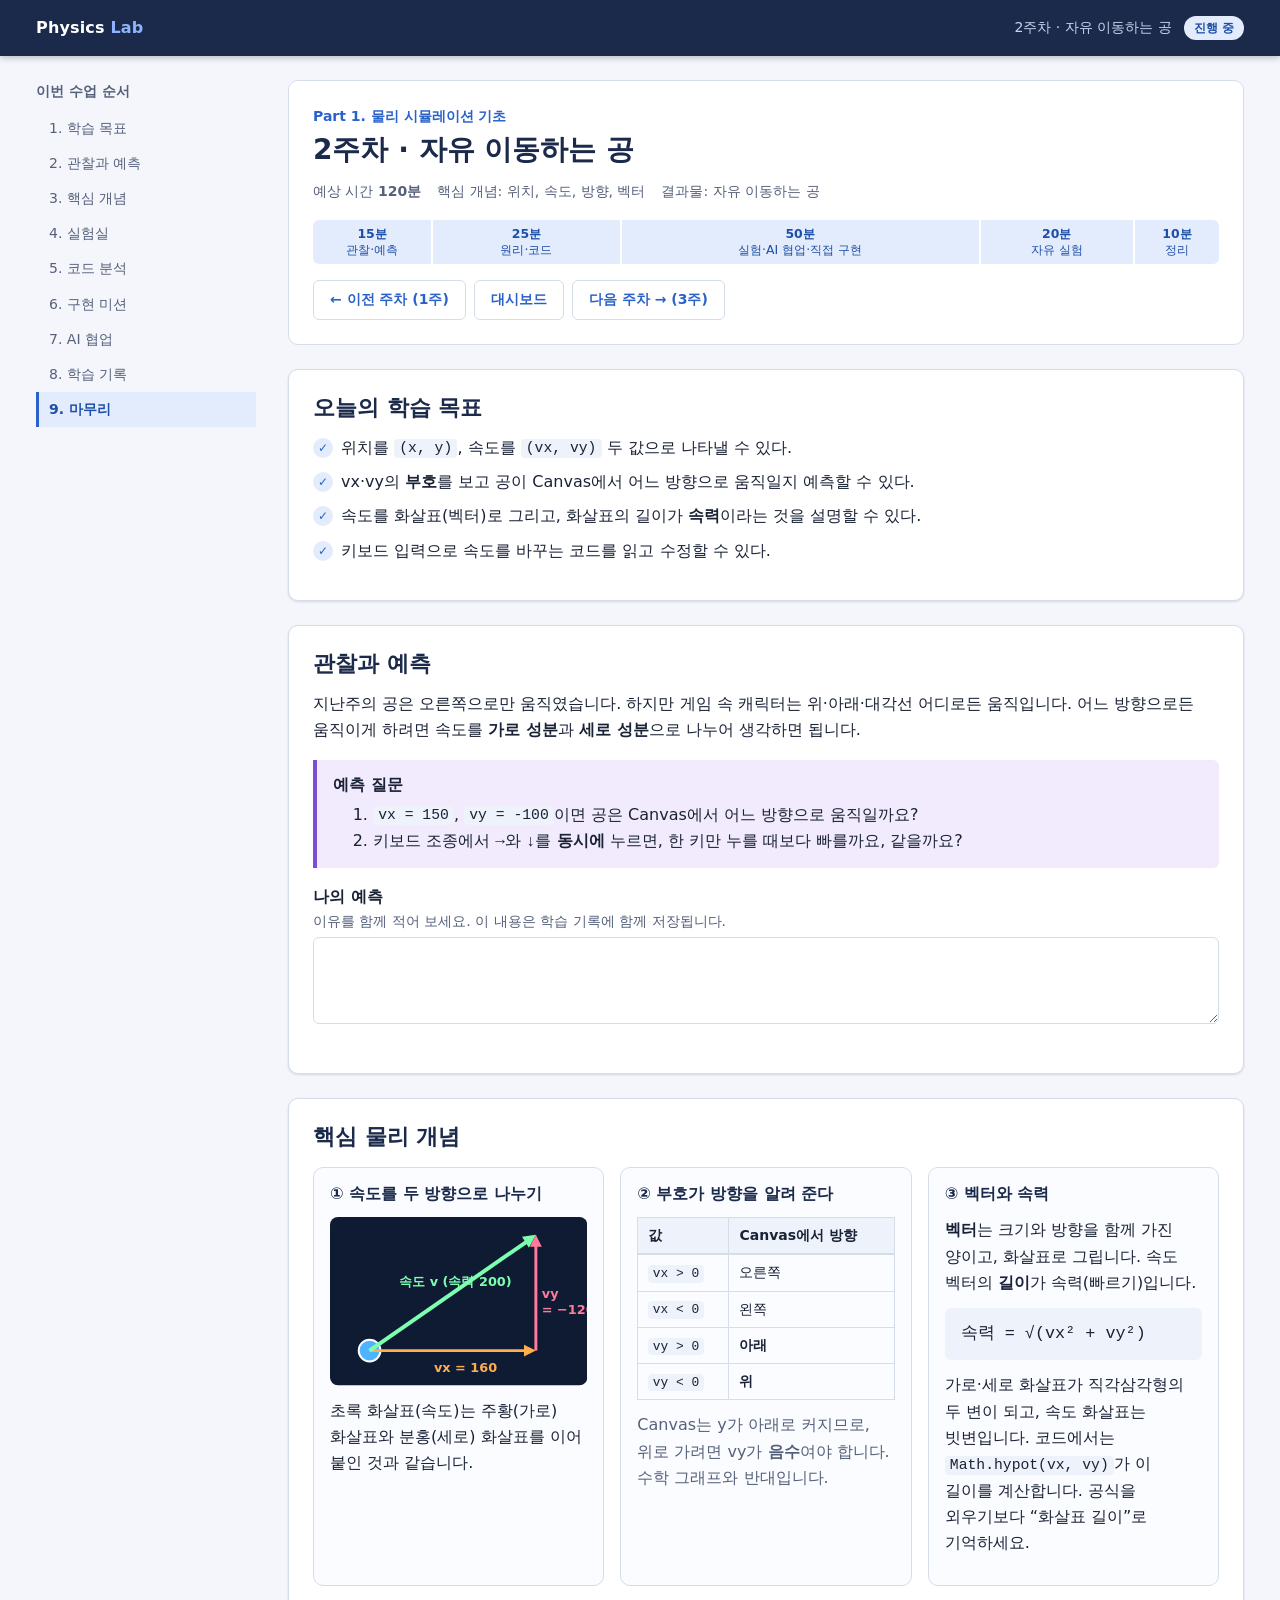
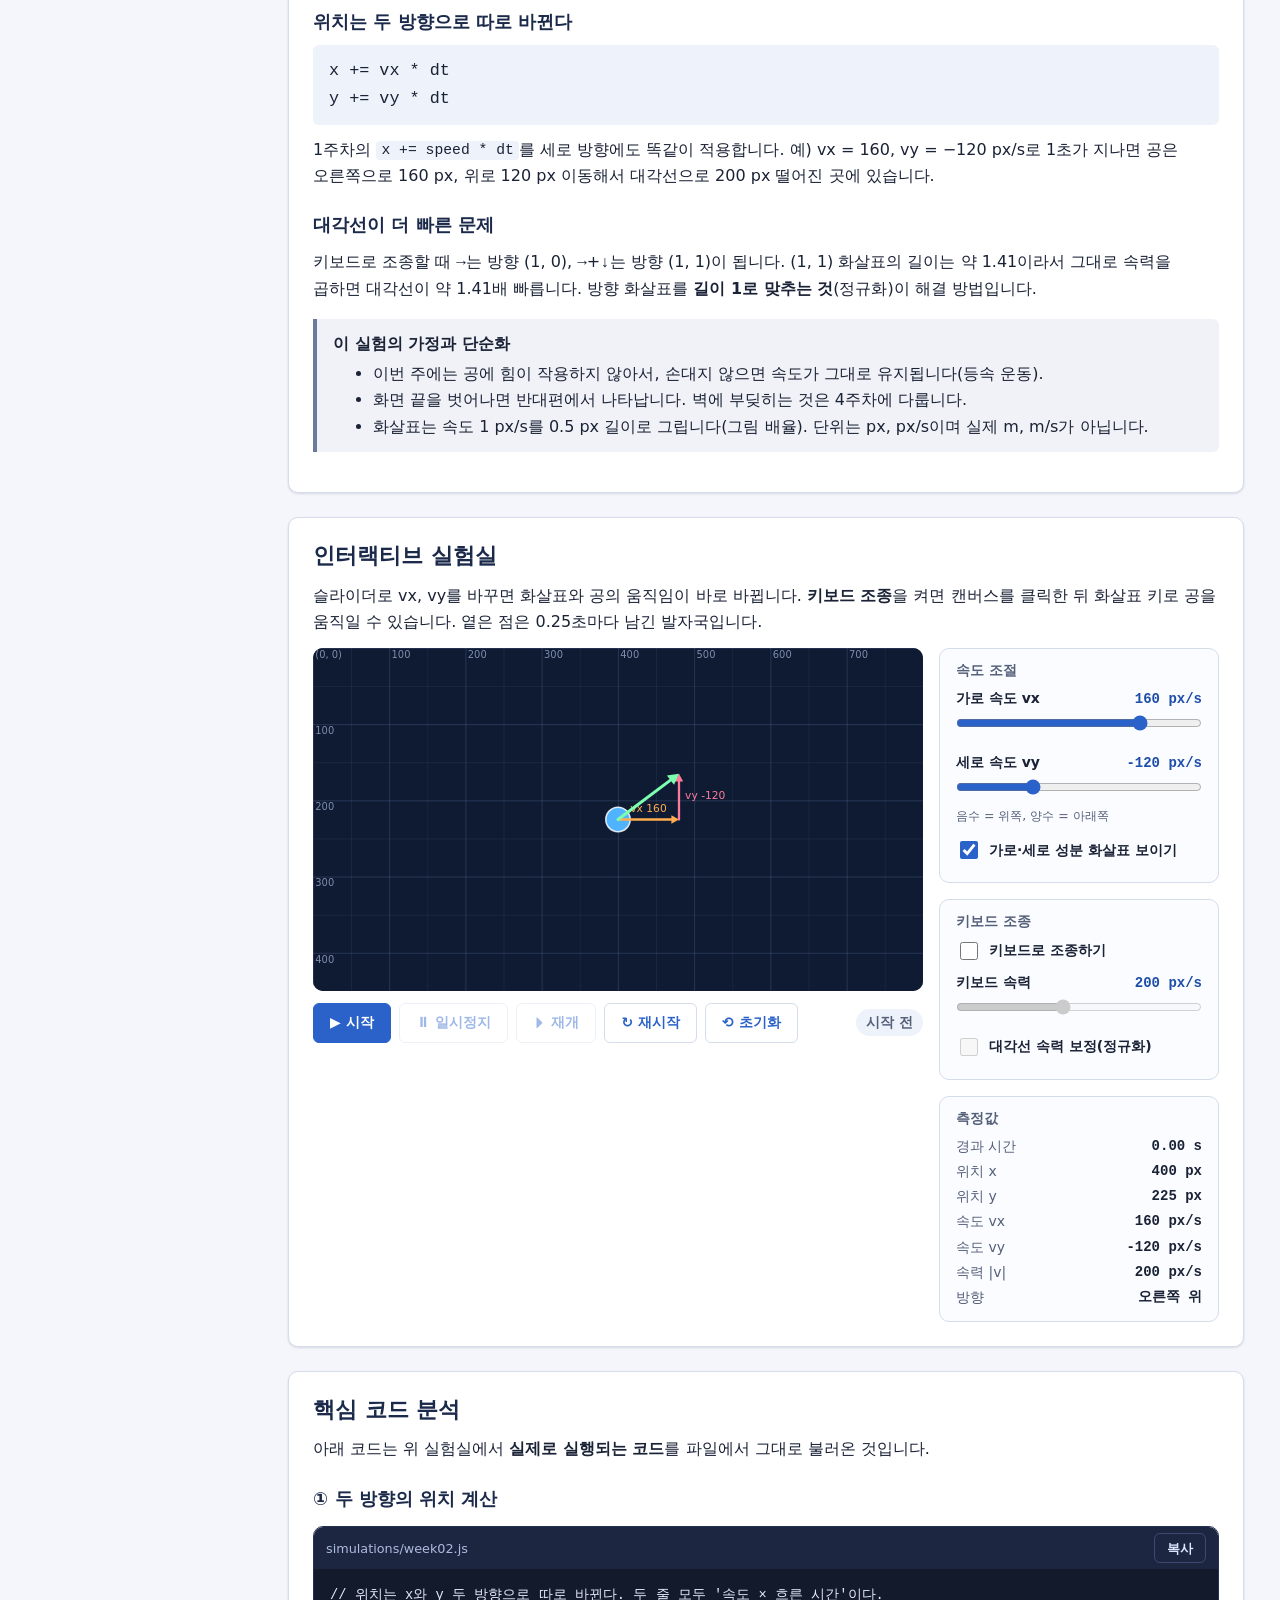
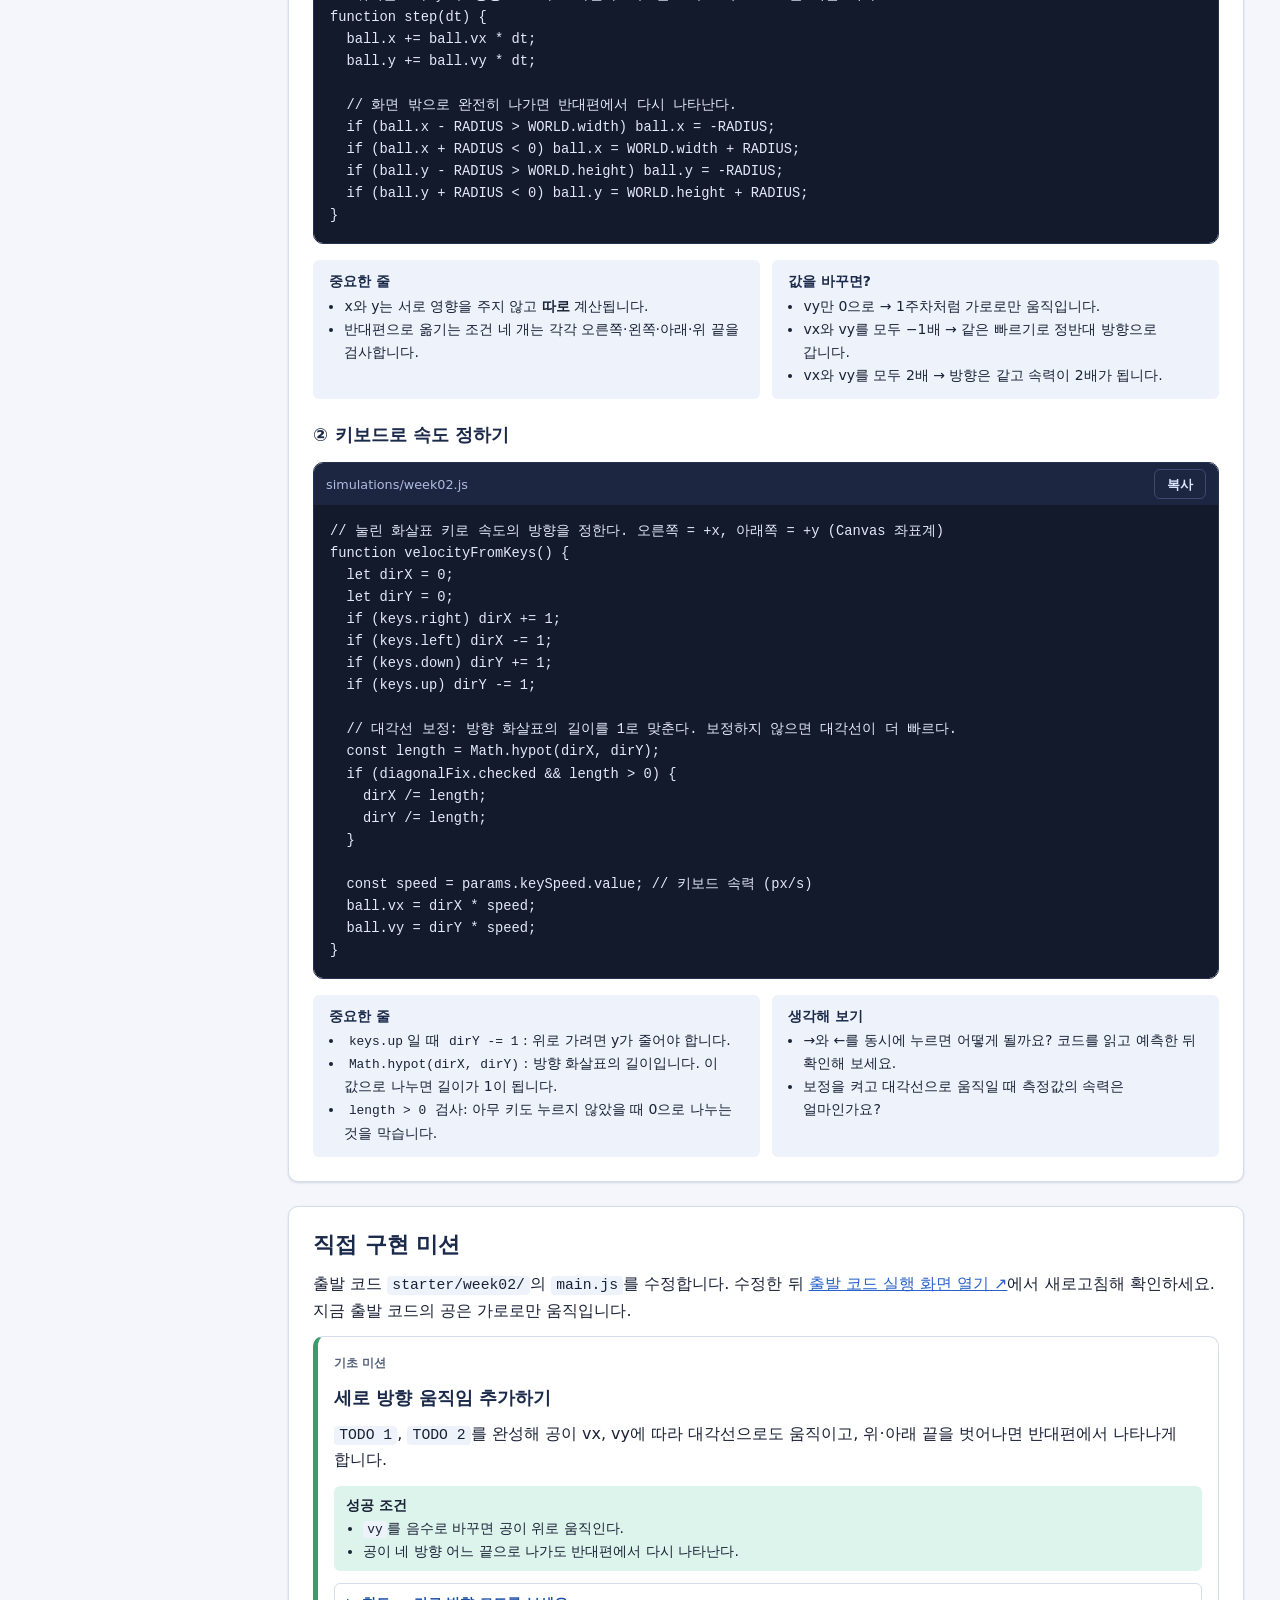
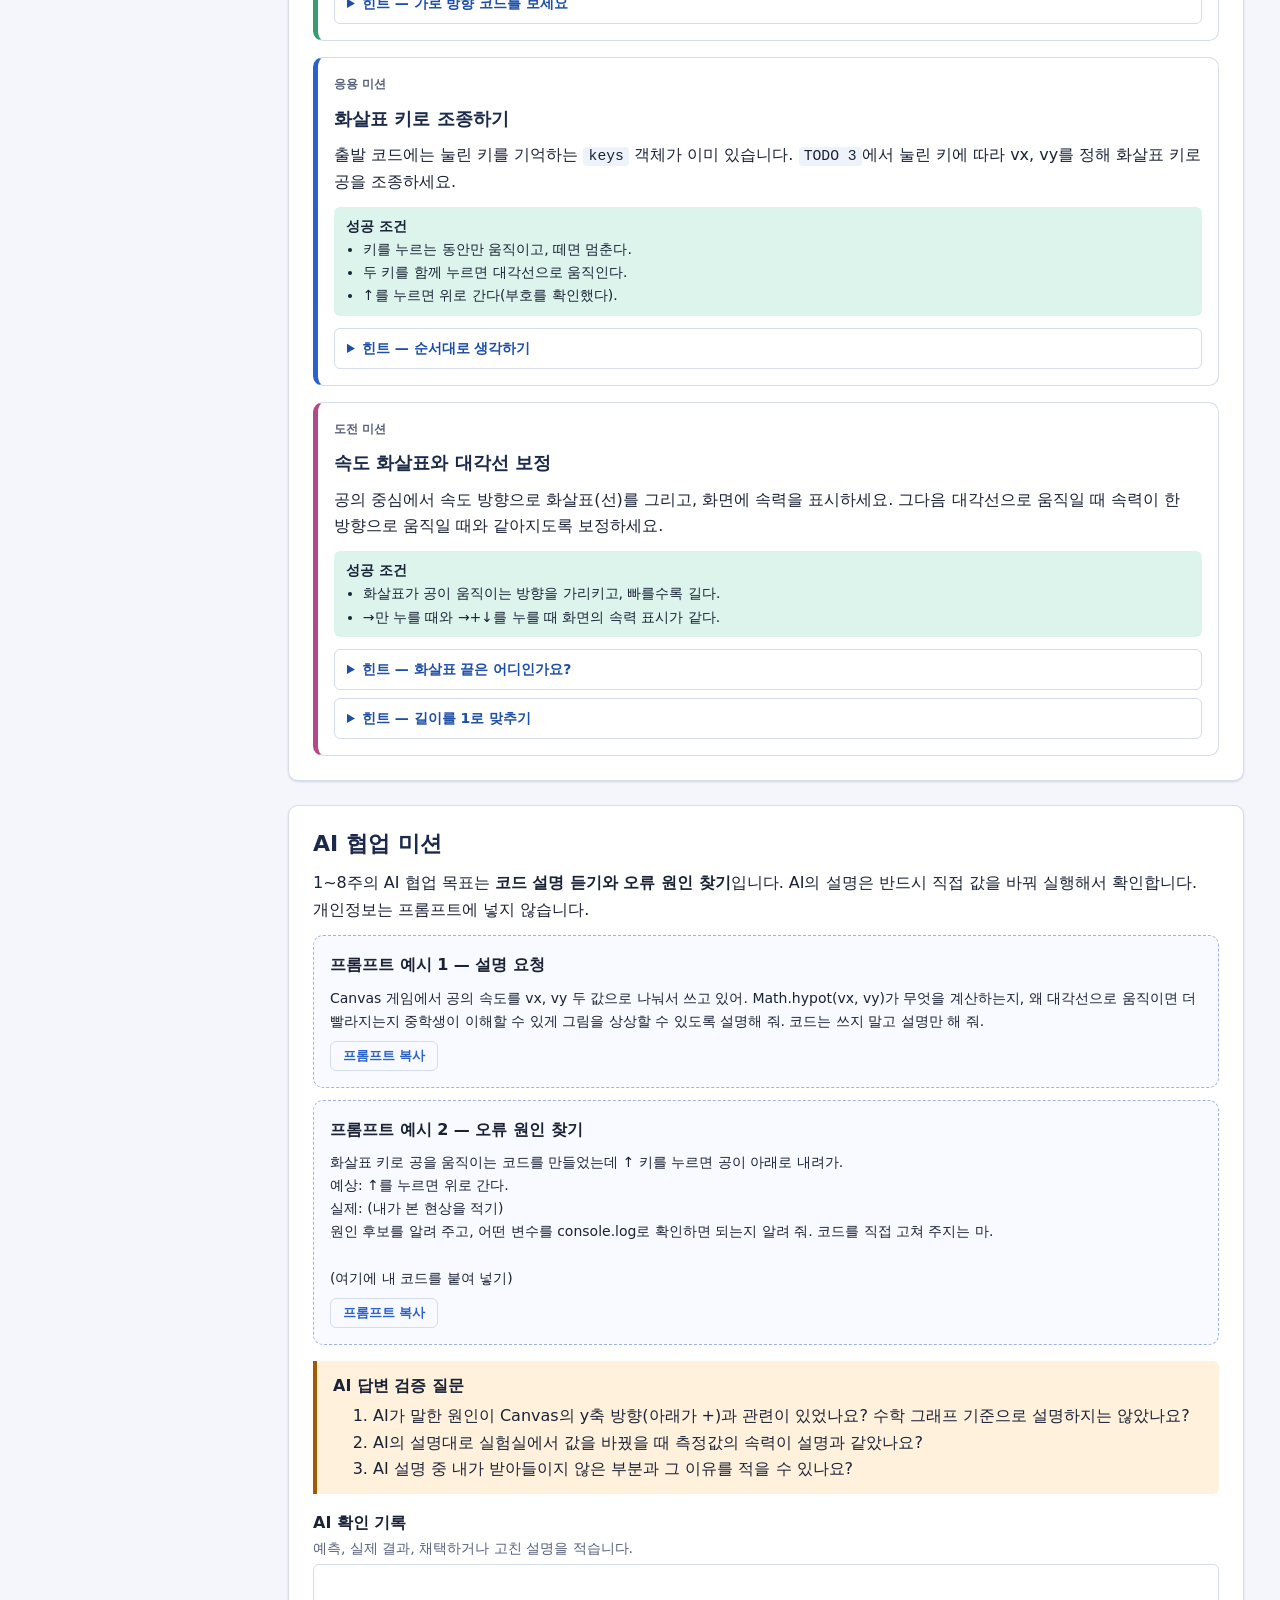
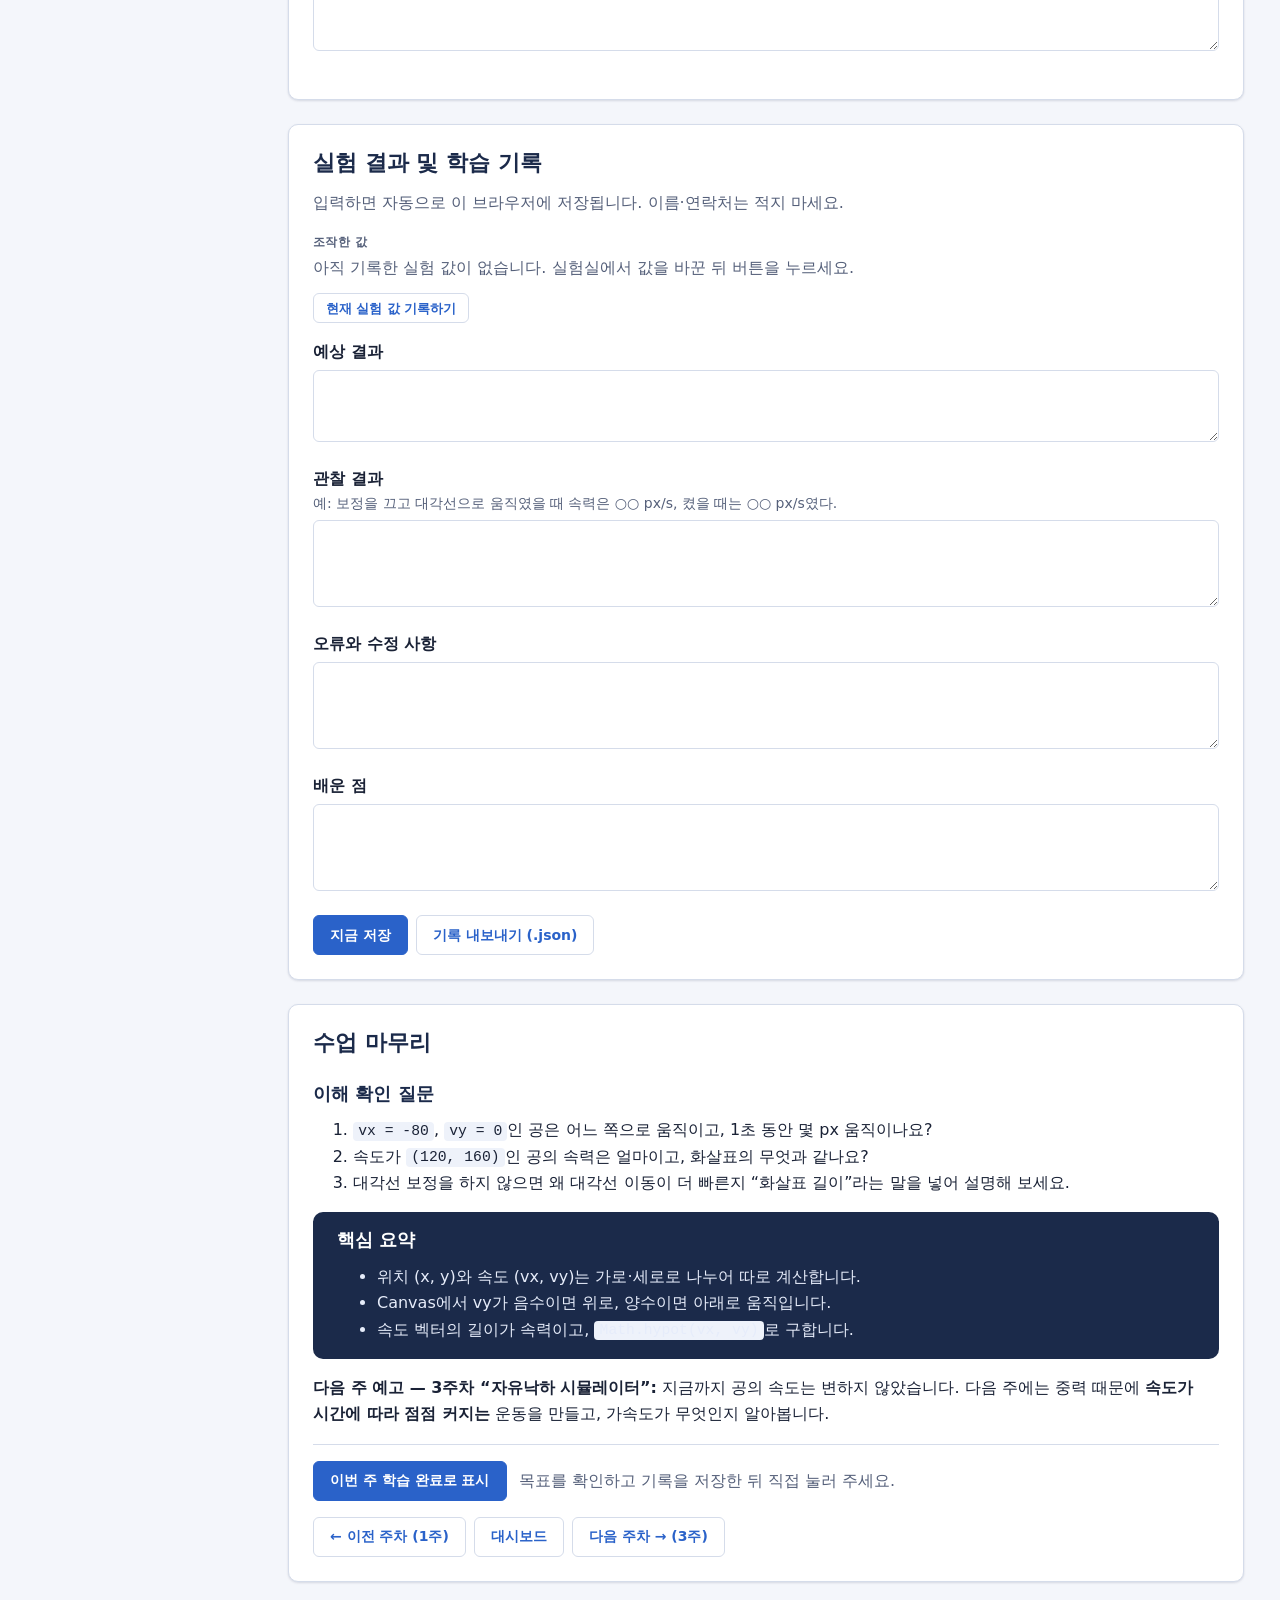
<file: lessons/week02.html>
<!doctype html>
<html lang="ko">
  <head>
    <meta charset="utf-8" />
    <meta name="viewport" content="width=device-width, initial-scale=1" />
    <title>2주차 · 자유 이동하는 공 — Physics Lab</title>
    <link rel="icon" href="data:image/svg+xml,%3Csvg xmlns='http://www.w3.org/2000/svg' viewBox='0 0 32 32'%3E%3Ccircle cx='16' cy='16' r='12' fill='%232a62c9'/%3E%3C/svg%3E" />
    <link rel="stylesheet" href="../css/style.css" />
  </head>
  <body>
    <p class="module-notice" role="alert">
      이 교안은 로컬 서버에서 열어야 실험실이 동작합니다. README의 “실행 방법”을 확인하세요.
    </p>

    <header class="topbar">
      <div class="topbar-inner">
        <a class="brand" href="../index.html">Physics <span>Lab</span></a>
        <div class="topbar-meta">
          <span>2주차 · 자유 이동하는 공</span>
          <span class="badge" data-complete-label data-state="progress">진행 중</span>
        </div>
      </div>
    </header>

    <div class="lesson-layout">
      <nav class="toc" aria-label="교안 목차">
        <div class="toc-title">이번 수업 순서</div>
        <div data-toc></div>
      </nav>

      <main class="lesson-main">
        <!-- 1. 수업 헤더 -->
        <header class="lesson-header">
          <p class="eyebrow" data-part-label>Part 1. 물리 시뮬레이션 기초</p>
          <h1>2주차 · 자유 이동하는 공</h1>
          <div class="lesson-meta">
            <span>예상 시간 <strong>120분</strong></span>
            <span>핵심 개념: 위치, 속도, 방향, 벡터</span>
            <span>결과물: 자유 이동하는 공</span>
          </div>
          <ol class="timeline" aria-label="120분 수업 배분">
            <li style="flex: 15"><strong>15분</strong>관찰·예측</li>
            <li style="flex: 25"><strong>25분</strong>원리·코드</li>
            <li style="flex: 50"><strong>50분</strong>실험·AI 협업·직접 구현</li>
            <li style="flex: 20"><strong>20분</strong>자유 실험</li>
            <li style="flex: 10"><strong>10분</strong>정리</li>
          </ol>
          <nav class="week-nav" aria-label="주차 이동" data-week-nav></nav>
          <p class="message" data-kind="warn" data-storage-warning hidden>
            이 브라우저에서는 기록을 저장할 수 없어 새로고침하면 사라집니다. 마무리 전에 “기록 내보내기”를 사용하세요.
          </p>
        </header>

        <!-- 2. 오늘의 학습 목표 -->
        <section id="goals" aria-labelledby="goals-title">
          <h2 id="goals-title" data-short="학습 목표">오늘의 학습 목표</h2>
          <ul class="goal-list">
            <li>위치를 <code>(x, y)</code>, 속도를 <code>(vx, vy)</code> 두 값으로 나타낼 수 있다.</li>
            <li>vx·vy의 <strong>부호</strong>를 보고 공이 Canvas에서 어느 방향으로 움직일지 예측할 수 있다.</li>
            <li>속도를 화살표(벡터)로 그리고, 화살표의 길이가 <strong>속력</strong>이라는 것을 설명할 수 있다.</li>
            <li>키보드 입력으로 속도를 바꾸는 코드를 읽고 수정할 수 있다.</li>
          </ul>
        </section>

        <!-- 3. 관찰과 예측 -->
        <section id="observe" aria-labelledby="observe-title">
          <h2 id="observe-title" data-short="관찰과 예측">관찰과 예측</h2>
          <p>
            지난주의 공은 오른쪽으로만 움직였습니다. 하지만 게임 속 캐릭터는 위·아래·대각선 어디로든 움직입니다. 어느 방향으로든
            움직이게 하려면 속도를 <strong>가로 성분</strong>과 <strong>세로 성분</strong>으로 나누어 생각하면 됩니다.
          </p>
          <div class="callout is-predict">
            <p class="callout-title">예측 질문</p>
            <ol>
              <li><code>vx = 150</code>, <code>vy = -100</code>이면 공은 Canvas에서 어느 방향으로 움직일까요?</li>
              <li>키보드 조종에서 <kbd>→</kbd>와 <kbd>↓</kbd>를 <strong>동시에</strong> 누르면, 한 키만 누를 때보다 빠를까요, 같을까요?</li>
            </ol>
          </div>
          <div class="field">
            <label for="prediction">나의 예측
              <span class="hint">이유를 함께 적어 보세요. 이 내용은 학습 기록에 함께 저장됩니다.</span>
            </label>
            <textarea id="prediction" data-record-field="prediction" rows="3" maxlength="4000"></textarea>
          </div>
        </section>

        <!-- 4. 핵심 물리 개념 -->
        <section id="concept" aria-labelledby="concept-title">
          <h2 id="concept-title" data-short="핵심 개념">핵심 물리 개념</h2>

          <div class="concept-grid">
            <div class="concept-card">
              <h3>① 속도를 두 방향으로 나누기</h3>
              <svg class="diagram" viewBox="0 0 260 170" role="img" aria-label="속도 벡터 v를 가로 성분 vx와 세로 성분 vy로 나눈 그림">
                <rect x="0" y="0" width="260" height="170" rx="8" fill="#0f1b33" />
                <circle cx="40" cy="135" r="11" fill="#4fb3ff" stroke="#fff" stroke-width="2" />
                <line x1="40" y1="135" x2="200" y2="135" stroke="#ffad4d" stroke-width="3" />
                <polygon points="208,135 196,129 196,141" fill="#ffad4d" />
                <text x="105" y="157" fill="#ffad4d" font-size="13" font-weight="700">vx = 160</text>
                <line x1="208" y1="135" x2="208" y2="27" stroke="#ff7b9c" stroke-width="3" />
                <polygon points="208,18 202,30 214,30" fill="#ff7b9c" />
                <text x="214" y="82" fill="#ff7b9c" font-size="13" font-weight="700">vy</text>
                <text x="214" y="98" fill="#ff7b9c" font-size="13" font-weight="700">= −120</text>
                <line x1="40" y1="135" x2="200" y2="24" stroke="#7dffb0" stroke-width="4" />
                <polygon points="208,18 194,20 201,31" fill="#7dffb0" />
                <text x="70" y="70" fill="#7dffb0" font-size="13" font-weight="700">속도 v (속력 200)</text>
              </svg>
              <p>초록 화살표(속도)는 주황(가로) 화살표와 분홍(세로) 화살표를 이어 붙인 것과 같습니다.</p>
            </div>

            <div class="concept-card">
              <h3>② 부호가 방향을 알려 준다</h3>
              <table class="unit-table">
                <caption class="visually-hidden">속도 성분의 부호와 Canvas에서의 방향</caption>
                <thead>
                  <tr><th>값</th><th>Canvas에서 방향</th></tr>
                </thead>
                <tbody>
                  <tr><td><code>vx &gt; 0</code></td><td>오른쪽</td></tr>
                  <tr><td><code>vx &lt; 0</code></td><td>왼쪽</td></tr>
                  <tr><td><code>vy &gt; 0</code></td><td><strong>아래</strong></td></tr>
                  <tr><td><code>vy &lt; 0</code></td><td><strong>위</strong></td></tr>
                </tbody>
              </table>
              <p class="muted">Canvas는 y가 아래로 커지므로, 위로 가려면 vy가 <strong>음수</strong>여야 합니다. 수학 그래프와 반대입니다.</p>
            </div>

            <div class="concept-card">
              <h3>③ 벡터와 속력</h3>
              <p><strong>벡터</strong>는 크기와 방향을 함께 가진 양이고, 화살표로 그립니다. 속도 벡터의 <strong>길이</strong>가 속력(빠르기)입니다.</p>
              <p class="formula">속력 = √(vx² + vy²)</p>
              <p>
                가로·세로 화살표가 직각삼각형의 두 변이 되고, 속도 화살표는 빗변입니다. 코드에서는
                <code>Math.hypot(vx, vy)</code>가 이 길이를 계산합니다. 공식을 외우기보다 “화살표 길이”로 기억하세요.
              </p>
            </div>
          </div>

          <h3>위치는 두 방향으로 따로 바뀐다</h3>
          <p class="formula">x += vx * dt<br />y += vy * dt</p>
          <p>
            1주차의 <code>x += speed * dt</code>를 세로 방향에도 똑같이 적용합니다. 예) vx = 160, vy = −120 px/s로 1초가 지나면 공은
            오른쪽으로 160 px, 위로 120 px 이동해서 대각선으로 200 px 떨어진 곳에 있습니다.
          </p>

          <h3>대각선이 더 빠른 문제</h3>
          <p>
            키보드로 조종할 때 <kbd>→</kbd>는 방향 (1, 0), <kbd>→</kbd>+<kbd>↓</kbd>는 방향 (1, 1)이 됩니다. (1, 1) 화살표의 길이는 약
            1.41이라서 그대로 속력을 곱하면 대각선이 약 1.41배 빠릅니다. 방향 화살표를 <strong>길이 1로 맞추는 것</strong>(정규화)이 해결 방법입니다.
          </p>

          <div class="callout is-assume">
            <p class="callout-title">이 실험의 가정과 단순화</p>
            <ul>
              <li>이번 주에는 공에 힘이 작용하지 않아서, 손대지 않으면 속도가 그대로 유지됩니다(등속 운동).</li>
              <li>화면 끝을 벗어나면 반대편에서 나타납니다. 벽에 부딪히는 것은 4주차에 다룹니다.</li>
              <li>화살표는 속도 1 px/s를 0.5 px 길이로 그립니다(그림 배율). 단위는 px, px/s이며 실제 m, m/s가 아닙니다.</li>
            </ul>
          </div>
        </section>

        <!-- 5. 인터랙티브 실험실 -->
        <section id="lab" aria-labelledby="lab-title">
          <h2 id="lab-title" data-short="실험실">인터랙티브 실험실</h2>
          <p>
            슬라이더로 vx, vy를 바꾸면 화살표와 공의 움직임이 바로 바뀝니다. <strong>키보드 조종</strong>을 켜면 캔버스를 클릭한 뒤
            화살표 키로 공을 움직일 수 있습니다. 옅은 점은 0.25초마다 남긴 발자국입니다.
          </p>

          <div class="lab" data-lab>
            <div class="lab-stage">
              <canvas tabindex="0" aria-label="속도 화살표를 단 공이 움직이는 실험 화면. 키보드 조종 모드에서는 화살표 키로 조종합니다. 오른쪽 패널에 같은 정보가 숫자로 표시됩니다."></canvas>
              <div class="lab-toolbar">
                <button type="button" class="btn" data-action="start">▶ 시작</button>
                <button type="button" class="btn btn-ghost" data-action="pause">⏸ 일시정지</button>
                <button type="button" class="btn btn-ghost" data-action="resume">⏵ 재개</button>
                <button type="button" class="btn btn-ghost" data-action="restart" title="지금 설정으로 가운데에서 다시 실행">↻ 재시작</button>
                <button type="button" class="btn btn-ghost" data-action="reset" title="모든 값을 기본값으로 되돌림">⟲ 초기화</button>
                <span class="sim-status" data-sim-status aria-live="polite">시작 전</span>
              </div>
            </div>

            <div class="lab-panel">
              <div class="panel-box">
                <h3>속도 조절</h3>
                <div class="control">
                  <div class="control-head">
                    <label for="vx">가로 속도 vx</label>
                    <output for="vx">160 px/s</output>
                  </div>
                  <input type="range" id="vx" min="-300" max="300" step="10" value="160" />
                </div>
                <div class="control">
                  <div class="control-head">
                    <label for="vy">세로 속도 vy</label>
                    <output for="vy">-120 px/s</output>
                  </div>
                  <input type="range" id="vy" min="-300" max="300" step="10" value="-120" />
                  <p class="hint">음수 = 위쪽, 양수 = 아래쪽</p>
                </div>
                <label class="check"><input type="checkbox" id="show-components" checked />가로·세로 성분 화살표 보이기</label>
              </div>

              <div class="panel-box">
                <h3>키보드 조종</h3>
                <label class="check"><input type="checkbox" id="keyboard-mode" />키보드로 조종하기</label>
                <div class="control">
                  <div class="control-head">
                    <label for="key-speed">키보드 속력</label>
                    <output for="key-speed">200 px/s</output>
                  </div>
                  <input type="range" id="key-speed" min="50" max="400" step="10" value="200" />
                </div>
                <label class="check"><input type="checkbox" id="diagonal-fix" />대각선 속력 보정(정규화)</label>
              </div>

              <div class="panel-box">
                <h3>측정값</h3>
                <dl class="readouts">
                  <dt>경과 시간</dt><dd data-out="time">0.00 s</dd>
                  <dt>위치 x</dt><dd data-out="x">—</dd>
                  <dt>위치 y</dt><dd data-out="y">—</dd>
                  <dt>속도 vx</dt><dd data-out="vx">—</dd>
                  <dt>속도 vy</dt><dd data-out="vy">—</dd>
                  <dt>속력 |v|</dt><dd data-out="speed">—</dd>
                  <dt>방향</dt><dd data-out="direction">—</dd>
                </dl>
              </div>
            </div>
          </div>
        </section>

        <!-- 6. 핵심 코드 분석 -->
        <section id="code" aria-labelledby="code-title">
          <h2 id="code-title" data-short="코드 분석">핵심 코드 분석</h2>
          <p>아래 코드는 위 실험실에서 <strong>실제로 실행되는 코드</strong>를 파일에서 그대로 불러온 것입니다.</p>

          <h3>① 두 방향의 위치 계산</h3>
          <div class="code-block">
            <div class="code-head">
              <span data-file-label>simulations/week02.js</span>
              <button type="button" class="btn btn-ghost btn-small" data-copy-target="code-update">복사</button>
            </div>
            <pre id="code-update" data-src="../simulations/week02.js" data-region="update"><code>코드를 불러오는 중…</code></pre>
          </div>
          <div class="code-notes">
            <div>
              <h4>중요한 줄</h4>
              <ul>
                <li>x와 y는 서로 영향을 주지 않고 <strong>따로</strong> 계산됩니다.</li>
                <li>반대편으로 옮기는 조건 네 개는 각각 오른쪽·왼쪽·아래·위 끝을 검사합니다.</li>
              </ul>
            </div>
            <div>
              <h4>값을 바꾸면?</h4>
              <ul>
                <li>vy만 0으로 → 1주차처럼 가로로만 움직입니다.</li>
                <li>vx와 vy를 모두 −1배 → 같은 빠르기로 정반대 방향으로 갑니다.</li>
                <li>vx와 vy를 모두 2배 → 방향은 같고 속력이 2배가 됩니다.</li>
              </ul>
            </div>
          </div>

          <h3>② 키보드로 속도 정하기</h3>
          <div class="code-block">
            <div class="code-head">
              <span data-file-label>simulations/week02.js</span>
              <button type="button" class="btn btn-ghost btn-small" data-copy-target="code-keyboard">복사</button>
            </div>
            <pre id="code-keyboard" data-src="../simulations/week02.js" data-region="keyboard"><code>코드를 불러오는 중…</code></pre>
          </div>
          <div class="code-notes">
            <div>
              <h4>중요한 줄</h4>
              <ul>
                <li><code>keys.up</code>일 때 <code>dirY -= 1</code>: 위로 가려면 y가 줄어야 합니다.</li>
                <li><code>Math.hypot(dirX, dirY)</code>: 방향 화살표의 길이입니다. 이 값으로 나누면 길이가 1이 됩니다.</li>
                <li><code>length &gt; 0</code> 검사: 아무 키도 누르지 않았을 때 0으로 나누는 것을 막습니다.</li>
              </ul>
            </div>
            <div>
              <h4>생각해 보기</h4>
              <ul>
                <li>→와 ←를 동시에 누르면 어떻게 될까요? 코드를 읽고 예측한 뒤 확인해 보세요.</li>
                <li>보정을 켜고 대각선으로 움직일 때 측정값의 속력은 얼마인가요?</li>
              </ul>
            </div>
          </div>
        </section>

        <!-- 7. 직접 구현 미션 -->
        <section id="mission" aria-labelledby="mission-title">
          <h2 id="mission-title" data-short="구현 미션">직접 구현 미션</h2>
          <p>
            출발 코드 <code>starter/week02/</code>의 <code>main.js</code>를 수정합니다. 수정한 뒤
            <a href="../starter/week02/index.html" target="_blank" rel="noopener">출발 코드 실행 화면 열기 ↗</a>에서 새로고침해
            확인하세요. 지금 출발 코드의 공은 가로로만 움직입니다.
          </p>

          <div class="missions">
            <article class="mission" data-level="basic">
              <p class="mission-level">기초 미션</p>
              <h3>세로 방향 움직임 추가하기</h3>
              <p><code>TODO 1</code>, <code>TODO 2</code>를 완성해 공이 vx, vy에 따라 대각선으로도 움직이고, 위·아래 끝을 벗어나면 반대편에서 나타나게 합니다.</p>
              <div class="criteria">
                <strong>성공 조건</strong>
                <ul>
                  <li><code>vy</code>를 음수로 바꾸면 공이 위로 움직인다.</li>
                  <li>공이 네 방향 어느 끝으로 나가도 반대편에서 다시 나타난다.</li>
                </ul>
              </div>
              <details>
                <summary>힌트 — 가로 방향 코드를 보세요</summary>
                <p>이미 있는 x 방향 코드와 같은 모양으로, 이름만 y에 맞게 바꾼 줄이 필요합니다. 위·아래 끝은 0과 화면 높이입니다.</p>
              </details>
            </article>

            <article class="mission" data-level="applied">
              <p class="mission-level">응용 미션</p>
              <h3>화살표 키로 조종하기</h3>
              <p>
                출발 코드에는 눌린 키를 기억하는 <code>keys</code> 객체가 이미 있습니다. <code>TODO 3</code>에서 눌린 키에 따라 vx, vy를
                정해 화살표 키로 공을 조종하세요.
              </p>
              <div class="criteria">
                <strong>성공 조건</strong>
                <ul>
                  <li>키를 누르는 동안만 움직이고, 떼면 멈춘다.</li>
                  <li>두 키를 함께 누르면 대각선으로 움직인다.</li>
                  <li>↑를 누르면 위로 간다(부호를 확인했다).</li>
                </ul>
              </div>
              <details>
                <summary>힌트 — 순서대로 생각하기</summary>
                <p>먼저 vx, vy를 0으로 둔 다음, 눌린 키마다 속력만큼 더하거나 빼 보세요.</p>
              </details>
            </article>

            <article class="mission" data-level="challenge">
              <p class="mission-level">도전 미션</p>
              <h3>속도 화살표와 대각선 보정</h3>
              <p>
                공의 중심에서 속도 방향으로 화살표(선)를 그리고, 화면에 속력을 표시하세요. 그다음 대각선으로 움직일 때 속력이 한 방향으로
                움직일 때와 같아지도록 보정하세요.
              </p>
              <div class="criteria">
                <strong>성공 조건</strong>
                <ul>
                  <li>화살표가 공이 움직이는 방향을 가리키고, 빠를수록 길다.</li>
                  <li>→만 누를 때와 →+↓를 누를 때 화면의 속력 표시가 같다.</li>
                </ul>
              </div>
              <details>
                <summary>힌트 — 화살표 끝은 어디인가요?</summary>
                <p>화살표 끝 좌표는 공의 위치에 속도에 비례하는 값을 더한 곳입니다. 너무 길면 작은 수를 곱해 줄이세요.</p>
              </details>
              <details>
                <summary>힌트 — 길이를 1로 맞추기</summary>
                <p>방향 화살표를 그 길이로 나누면 길이가 1이 됩니다. 길이가 0일 때는 나누지 않도록 조심하세요.</p>
              </details>
            </article>
          </div>
        </section>

        <!-- 8. AI 협업 미션 -->
        <section id="ai" aria-labelledby="ai-title">
          <h2 id="ai-title" data-short="AI 협업">AI 협업 미션</h2>
          <p>
            1~8주의 AI 협업 목표는 <strong>코드 설명 듣기와 오류 원인 찾기</strong>입니다. AI의 설명은 반드시 직접 값을 바꿔 실행해서
            확인합니다. 개인정보는 프롬프트에 넣지 않습니다.
          </p>

          <div class="prompt">
            <strong>프롬프트 예시 1 — 설명 요청</strong>
            <p class="prompt-text" id="prompt-1">Canvas 게임에서 공의 속도를 vx, vy 두 값으로 나눠서 쓰고 있어. Math.hypot(vx, vy)가 무엇을 계산하는지, 왜 대각선으로 움직이면 더 빨라지는지 중학생이 이해할 수 있게 그림을 상상할 수 있도록 설명해 줘. 코드는 쓰지 말고 설명만 해 줘.</p>
            <button type="button" class="btn btn-ghost btn-small" data-copy-target="prompt-1">프롬프트 복사</button>
          </div>

          <div class="prompt">
            <strong>프롬프트 예시 2 — 오류 원인 찾기</strong>
            <p class="prompt-text" id="prompt-2">화살표 키로 공을 움직이는 코드를 만들었는데 ↑ 키를 누르면 공이 아래로 내려가.
예상: ↑를 누르면 위로 간다.
실제: (내가 본 현상을 적기)
원인 후보를 알려 주고, 어떤 변수를 console.log로 확인하면 되는지 알려 줘. 코드를 직접 고쳐 주지는 마.

(여기에 내 코드를 붙여 넣기)</p>
            <button type="button" class="btn btn-ghost btn-small" data-copy-target="prompt-2">프롬프트 복사</button>
          </div>

          <div class="callout is-warning">
            <p class="callout-title">AI 답변 검증 질문</p>
            <ol>
              <li>AI가 말한 원인이 Canvas의 y축 방향(아래가 +)과 관련이 있었나요? 수학 그래프 기준으로 설명하지는 않았나요?</li>
              <li>AI의 설명대로 실험실에서 값을 바꿨을 때 측정값의 속력이 설명과 같았나요?</li>
              <li>AI 설명 중 내가 받아들이지 않은 부분과 그 이유를 적을 수 있나요?</li>
            </ol>
          </div>
          <div class="field">
            <label for="ai-check">AI 확인 기록
              <span class="hint">예측, 실제 결과, 채택하거나 고친 설명을 적습니다.</span>
            </label>
            <textarea id="ai-check" data-record-field="aiCheck" rows="3" maxlength="4000"></textarea>
          </div>
        </section>

        <!-- 9. 실험 결과 및 학습 기록 -->
        <section id="record" aria-labelledby="record-title">
          <h2 id="record-title" data-short="학습 기록">실험 결과 및 학습 기록</h2>
          <p class="muted">입력하면 자동으로 이 브라우저에 저장됩니다. 이름·연락처는 적지 마세요.</p>

          <div class="field">
            <span class="section-label">조작한 값</span>
            <div data-changed-values></div>
            <div class="button-row" style="margin-top: 8px">
              <button type="button" class="btn btn-ghost btn-small" data-action="capture-values">현재 실험 값 기록하기</button>
            </div>
          </div>
          <div class="field">
            <label for="record-prediction">예상 결과</label>
            <textarea id="record-prediction" data-record-field="prediction" rows="2" maxlength="4000"></textarea>
          </div>
          <div class="field">
            <label for="record-observation">관찰 결과
              <span class="hint">예: 보정을 끄고 대각선으로 움직였을 때 속력은 ○○ px/s, 켰을 때는 ○○ px/s였다.</span>
            </label>
            <textarea id="record-observation" data-record-field="observation" rows="3" maxlength="4000"></textarea>
          </div>
          <div class="field">
            <label for="record-debug">오류와 수정 사항</label>
            <textarea id="record-debug" data-record-field="debugNotes" rows="3" maxlength="4000"></textarea>
          </div>
          <div class="field">
            <label for="record-reflection">배운 점</label>
            <textarea id="record-reflection" data-record-field="reflection" rows="3" maxlength="4000"></textarea>
          </div>
          <div class="button-row">
            <button type="button" class="btn" data-action="save-record">지금 저장</button>
            <button type="button" class="btn btn-ghost" data-action="export-record">기록 내보내기 (.json)</button>
            <span class="record-status" data-record-status aria-live="polite"></span>
          </div>
        </section>

        <!-- 10. 수업 마무리 -->
        <section id="wrapup" aria-labelledby="wrapup-title">
          <h2 id="wrapup-title" data-short="마무리">수업 마무리</h2>
          <h3>이해 확인 질문</h3>
          <ol>
            <li><code>vx = -80</code>, <code>vy = 0</code>인 공은 어느 쪽으로 움직이고, 1초 동안 몇 px 움직이나요?</li>
            <li>속도가 <code>(120, 160)</code>인 공의 속력은 얼마이고, 화살표의 무엇과 같나요?</li>
            <li>대각선 보정을 하지 않으면 왜 대각선 이동이 더 빠른지 “화살표 길이”라는 말을 넣어 설명해 보세요.</li>
          </ol>

          <div class="summary-box">
            <h3>핵심 요약</h3>
            <ul>
              <li>위치 (x, y)와 속도 (vx, vy)는 가로·세로로 나누어 따로 계산합니다.</li>
              <li>Canvas에서 vy가 음수이면 위로, 양수이면 아래로 움직입니다.</li>
              <li>속도 벡터의 길이가 속력이고, <code>Math.hypot(vx, vy)</code>로 구합니다.</li>
            </ul>
          </div>

          <p>
            <strong>다음 주 예고 — 3주차 “자유낙하 시뮬레이터”:</strong> 지금까지 공의 속도는 변하지 않았습니다. 다음 주에는
            중력 때문에 <strong>속도가 시간에 따라 점점 커지는</strong> 운동을 만들고, 가속도가 무엇인지 알아봅니다.
          </p>

          <div class="complete-row">
            <button type="button" class="btn" data-action="toggle-complete" aria-pressed="false">이번 주 학습 완료로 표시</button>
            <span class="muted">목표를 확인하고 기록을 저장한 뒤 직접 눌러 주세요.</span>
          </div>
          <nav class="week-nav" aria-label="주차 이동" data-week-nav style="margin-top: 16px"></nav>
        </section>
      </main>
    </div>

    <script type="module">
      import { initLesson } from '../js/common.js';
      import { createLab } from '../simulations/week02.js';

      const lab = createLab(document.querySelector('[data-lab]'));
      initLesson({ week: 2, lab });
    </script>
  </body>
</html>
</file>
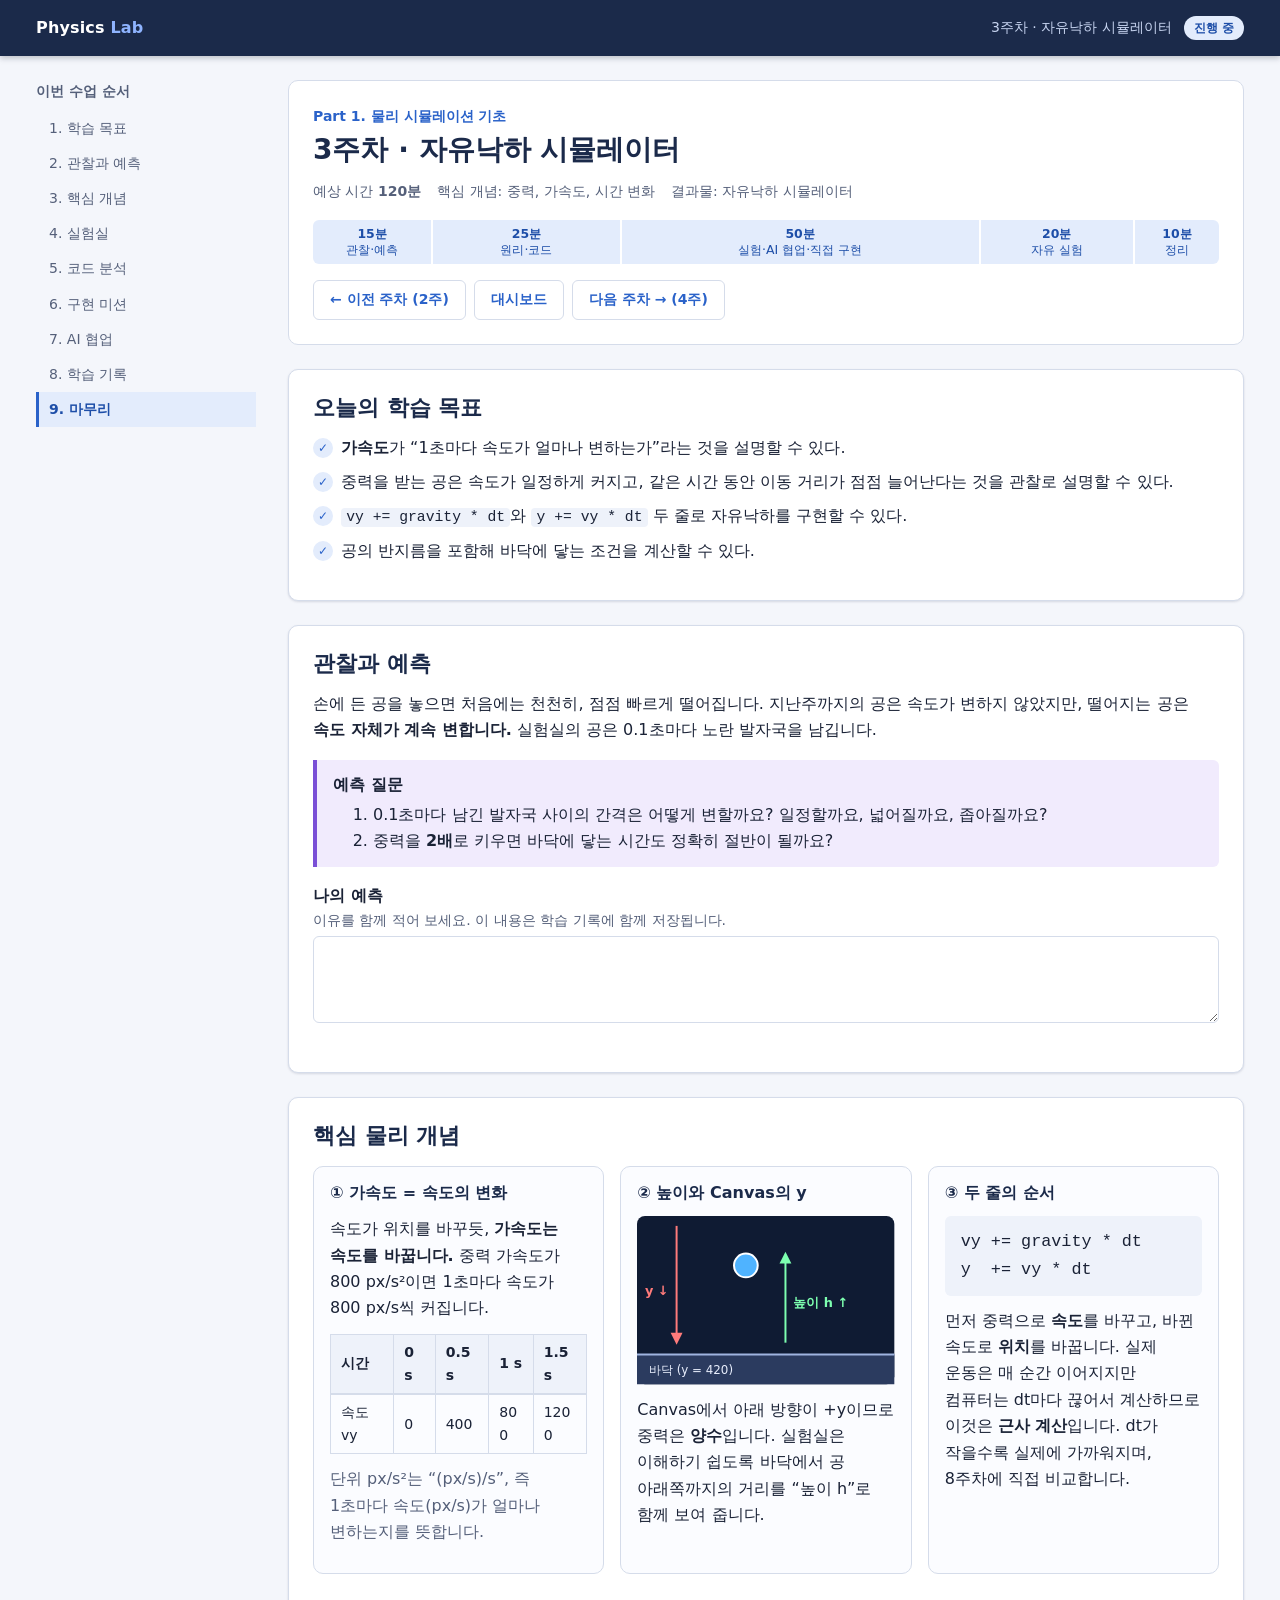
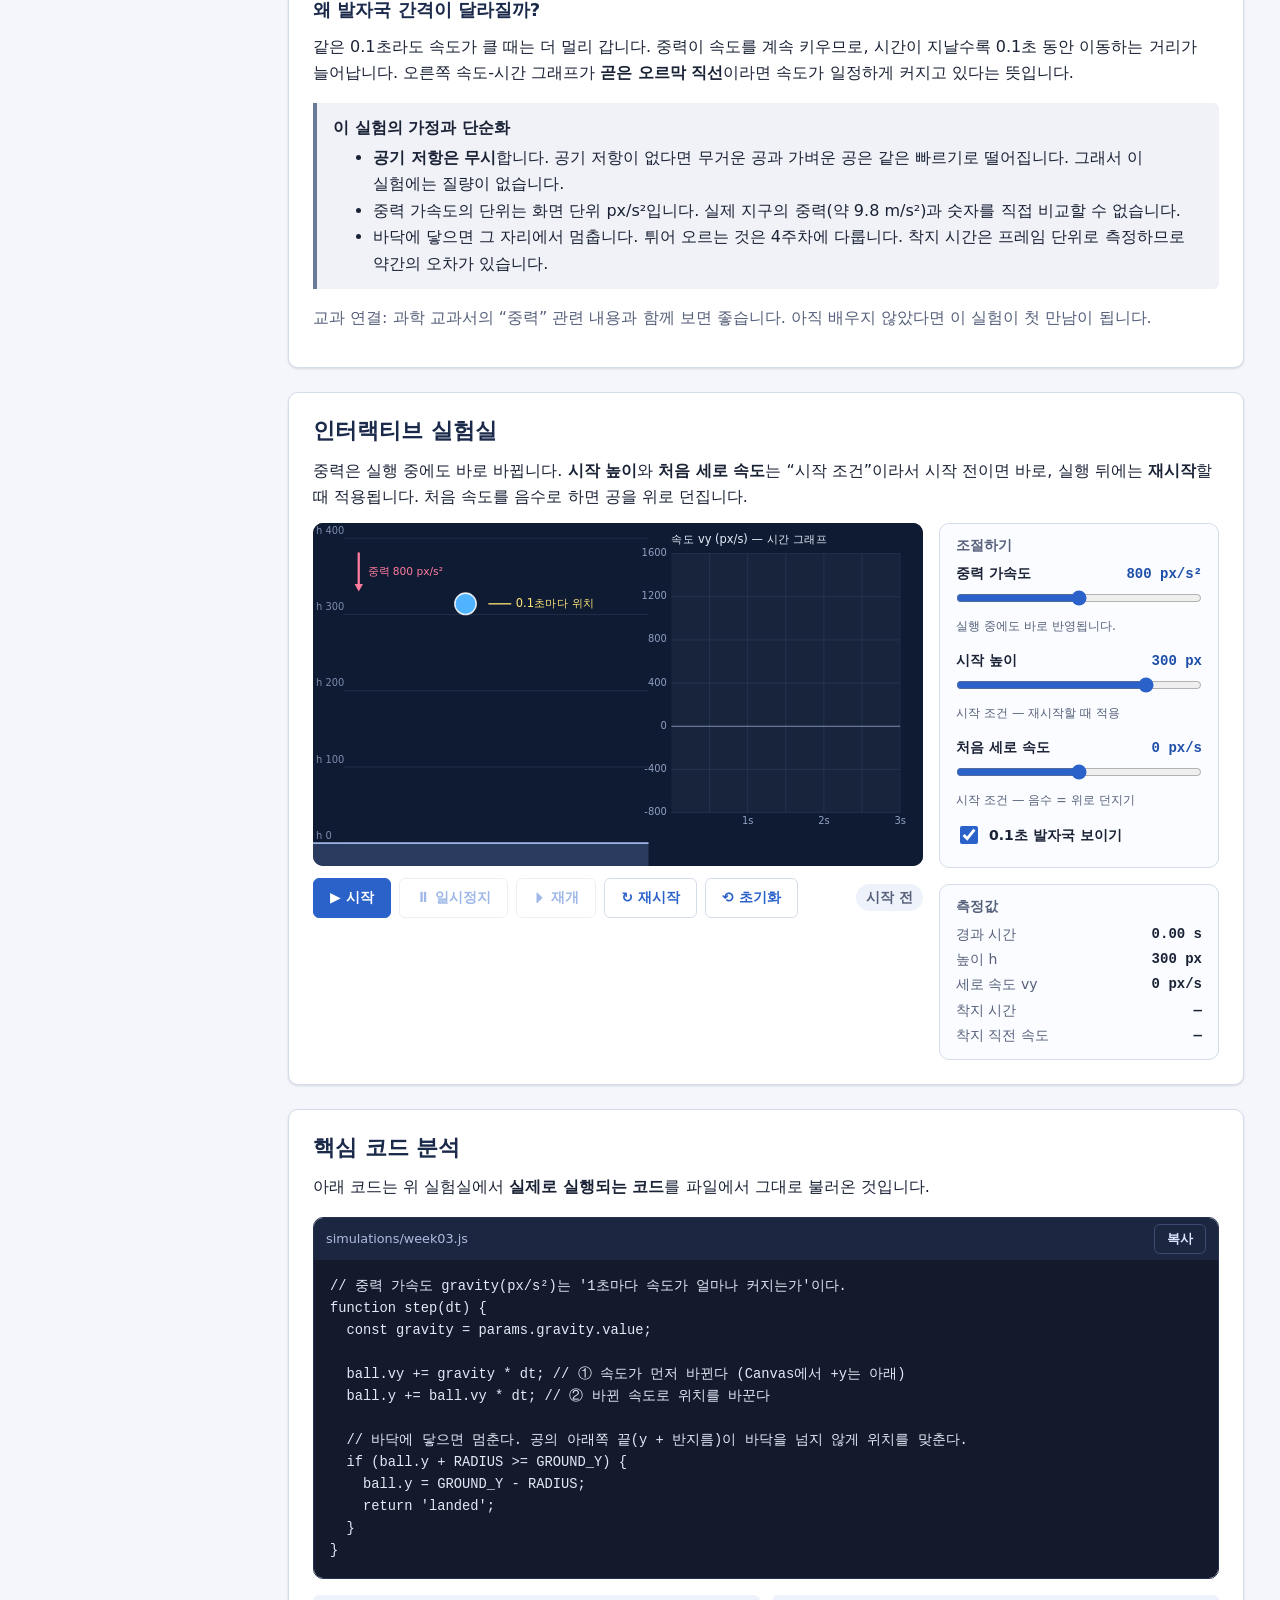
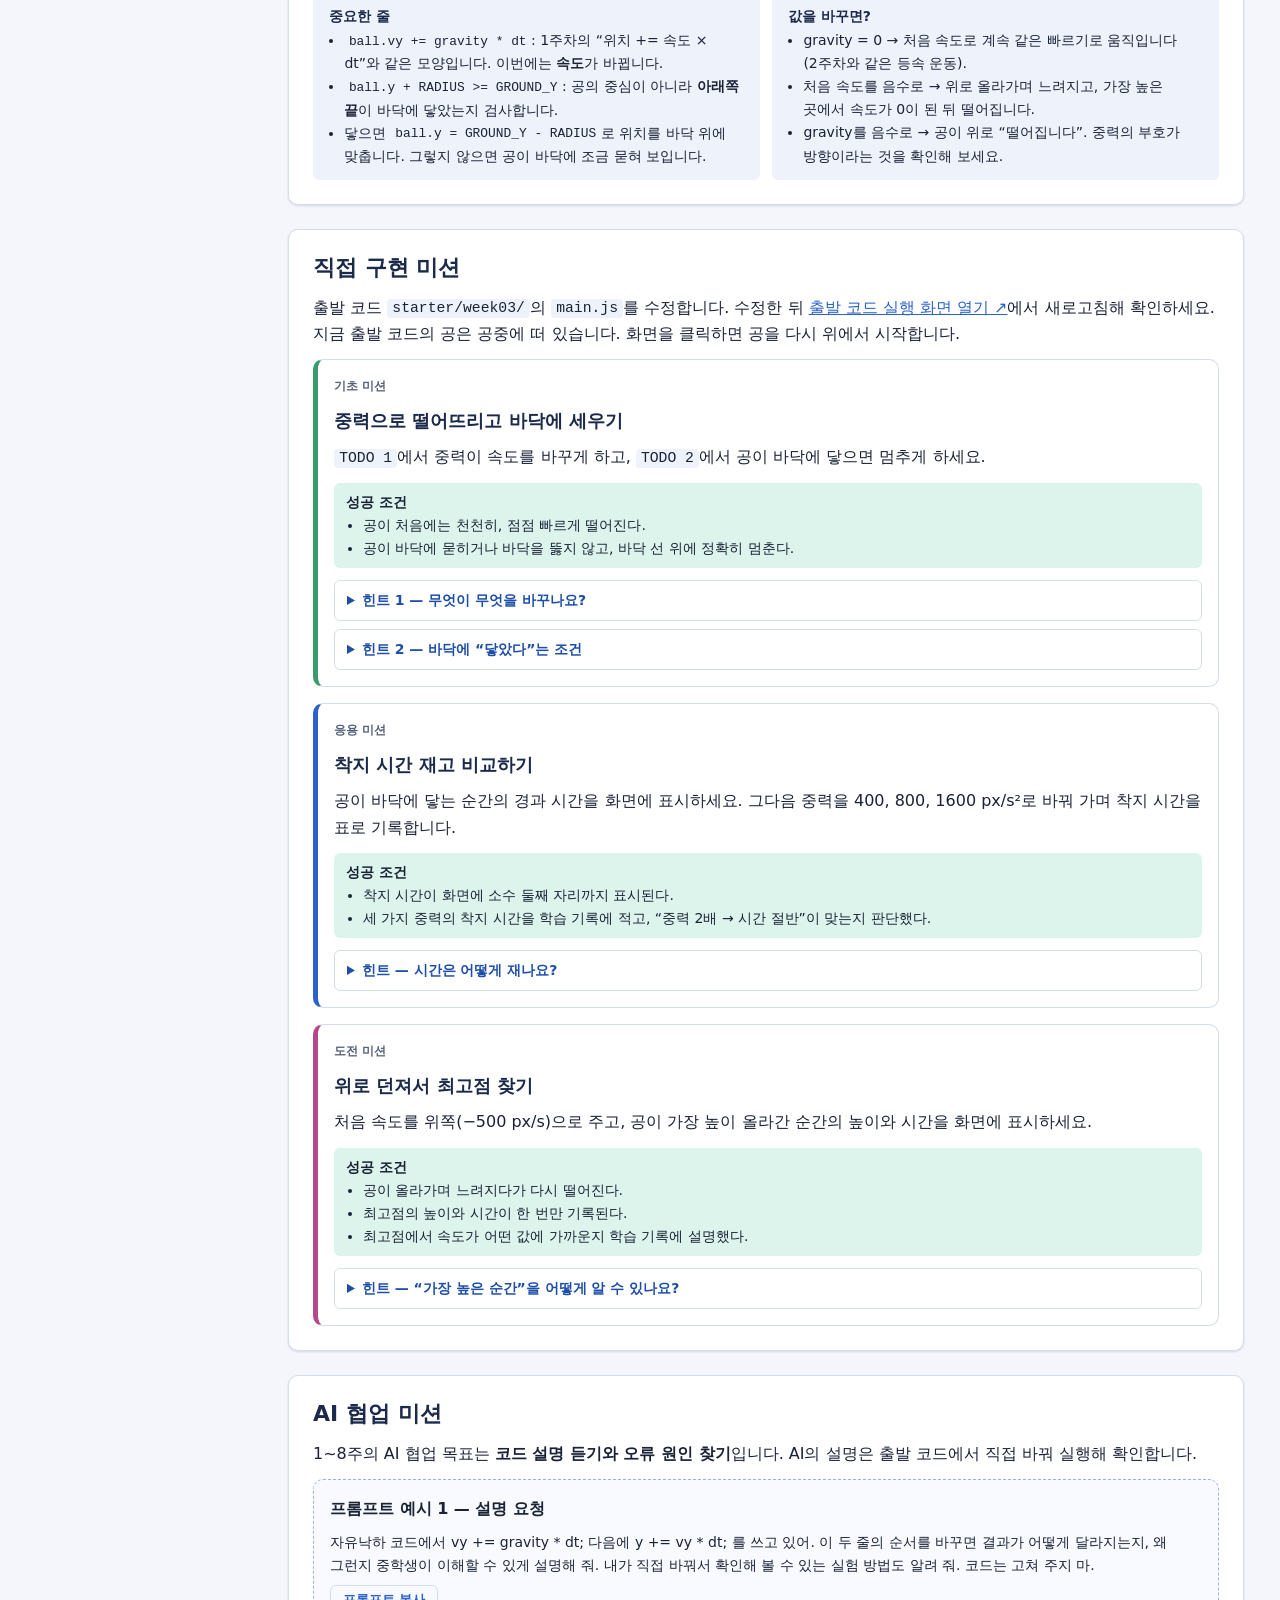
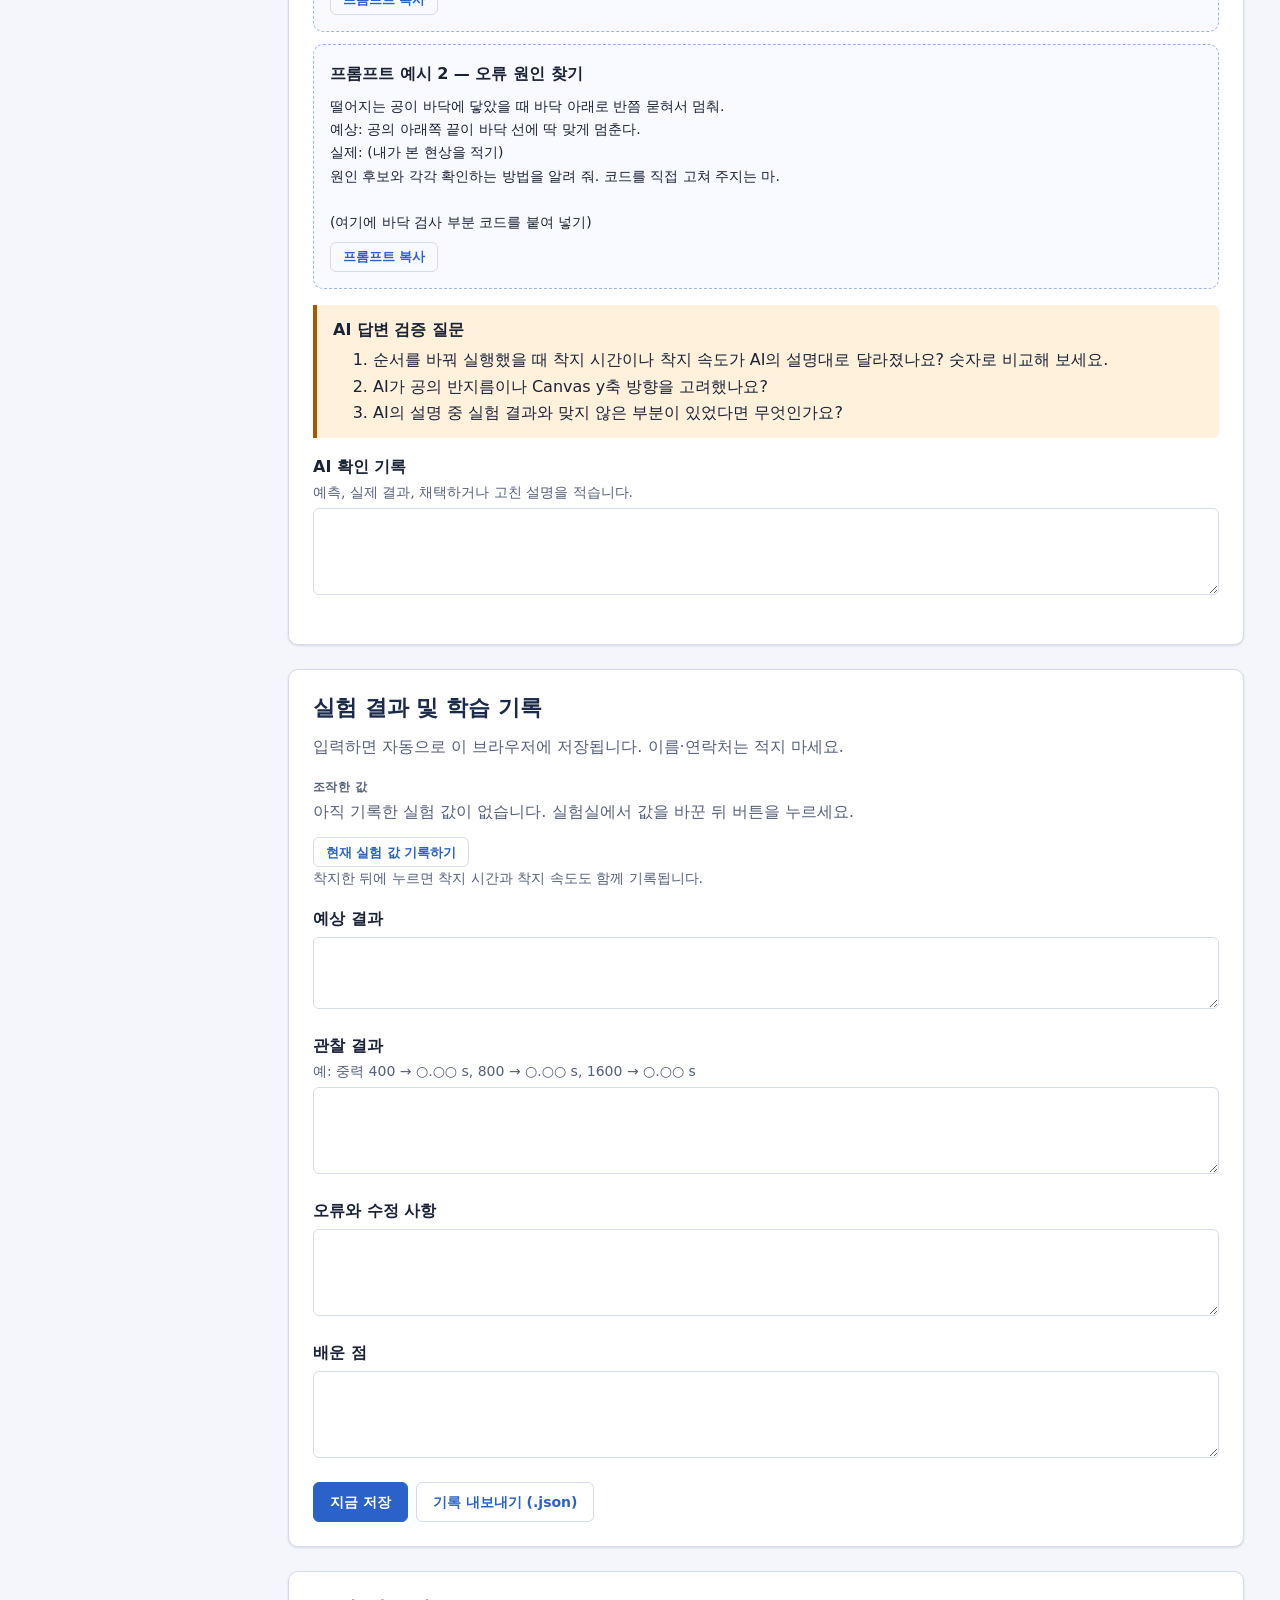
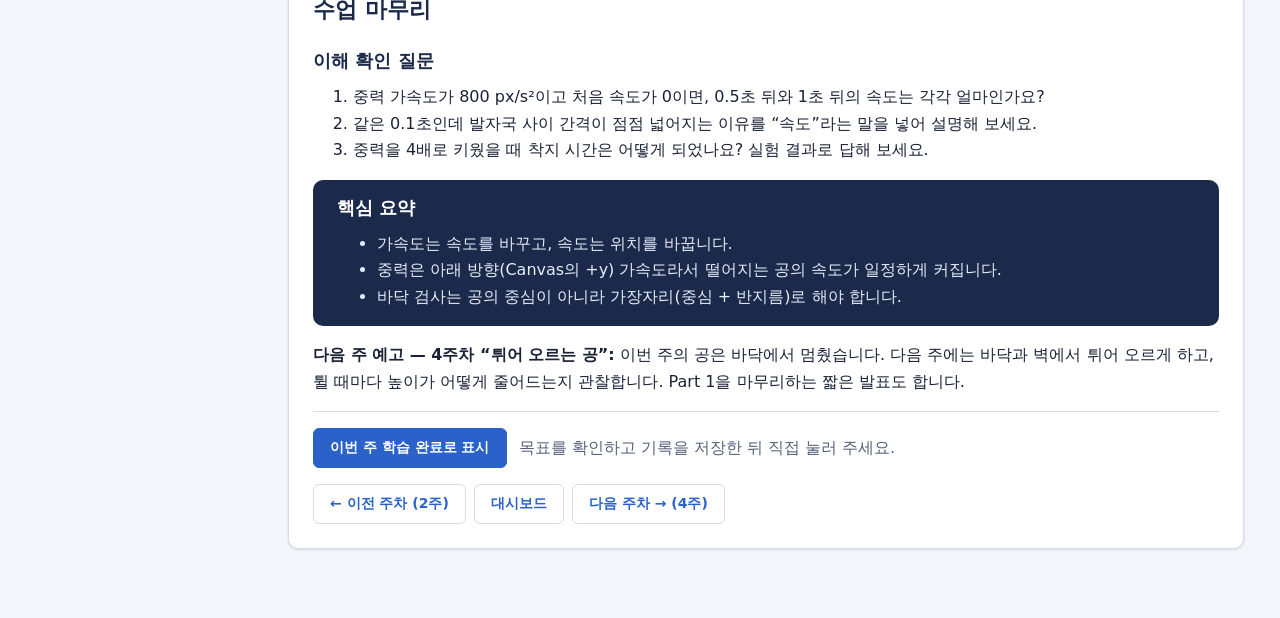
<file: lessons/week03.html>
<!doctype html>
<html lang="ko">
  <head>
    <meta charset="utf-8" />
    <meta name="viewport" content="width=device-width, initial-scale=1" />
    <title>3주차 · 자유낙하 시뮬레이터 — Physics Lab</title>
    <link rel="icon" href="data:image/svg+xml,%3Csvg xmlns='http://www.w3.org/2000/svg' viewBox='0 0 32 32'%3E%3Ccircle cx='16' cy='16' r='12' fill='%232a62c9'/%3E%3C/svg%3E" />
    <link rel="stylesheet" href="../css/style.css" />
  </head>
  <body>
    <p class="module-notice" role="alert">
      이 교안은 로컬 서버에서 열어야 실험실이 동작합니다. README의 “실행 방법”을 확인하세요.
    </p>

    <header class="topbar">
      <div class="topbar-inner">
        <a class="brand" href="../index.html">Physics <span>Lab</span></a>
        <div class="topbar-meta">
          <span>3주차 · 자유낙하 시뮬레이터</span>
          <span class="badge" data-complete-label data-state="progress">진행 중</span>
        </div>
      </div>
    </header>

    <div class="lesson-layout">
      <nav class="toc" aria-label="교안 목차">
        <div class="toc-title">이번 수업 순서</div>
        <div data-toc></div>
      </nav>

      <main class="lesson-main">
        <!-- 1. 수업 헤더 -->
        <header class="lesson-header">
          <p class="eyebrow" data-part-label>Part 1. 물리 시뮬레이션 기초</p>
          <h1>3주차 · 자유낙하 시뮬레이터</h1>
          <div class="lesson-meta">
            <span>예상 시간 <strong>120분</strong></span>
            <span>핵심 개념: 중력, 가속도, 시간 변화</span>
            <span>결과물: 자유낙하 시뮬레이터</span>
          </div>
          <ol class="timeline" aria-label="120분 수업 배분">
            <li style="flex: 15"><strong>15분</strong>관찰·예측</li>
            <li style="flex: 25"><strong>25분</strong>원리·코드</li>
            <li style="flex: 50"><strong>50분</strong>실험·AI 협업·직접 구현</li>
            <li style="flex: 20"><strong>20분</strong>자유 실험</li>
            <li style="flex: 10"><strong>10분</strong>정리</li>
          </ol>
          <nav class="week-nav" aria-label="주차 이동" data-week-nav></nav>
          <p class="message" data-kind="warn" data-storage-warning hidden>
            이 브라우저에서는 기록을 저장할 수 없어 새로고침하면 사라집니다. 마무리 전에 “기록 내보내기”를 사용하세요.
          </p>
        </header>

        <!-- 2. 오늘의 학습 목표 -->
        <section id="goals" aria-labelledby="goals-title">
          <h2 id="goals-title" data-short="학습 목표">오늘의 학습 목표</h2>
          <ul class="goal-list">
            <li><strong>가속도</strong>가 “1초마다 속도가 얼마나 변하는가”라는 것을 설명할 수 있다.</li>
            <li>중력을 받는 공은 속도가 일정하게 커지고, 같은 시간 동안 이동 거리가 점점 늘어난다는 것을 관찰로 설명할 수 있다.</li>
            <li><code>vy += gravity * dt</code>와 <code>y += vy * dt</code> 두 줄로 자유낙하를 구현할 수 있다.</li>
            <li>공의 반지름을 포함해 바닥에 닿는 조건을 계산할 수 있다.</li>
          </ul>
        </section>

        <!-- 3. 관찰과 예측 -->
        <section id="observe" aria-labelledby="observe-title">
          <h2 id="observe-title" data-short="관찰과 예측">관찰과 예측</h2>
          <p>
            손에 든 공을 놓으면 처음에는 천천히, 점점 빠르게 떨어집니다. 지난주까지의 공은 속도가 변하지 않았지만, 떨어지는 공은
            <strong>속도 자체가 계속 변합니다.</strong> 실험실의 공은 0.1초마다 노란 발자국을 남깁니다.
          </p>
          <div class="callout is-predict">
            <p class="callout-title">예측 질문</p>
            <ol>
              <li>0.1초마다 남긴 발자국 사이의 간격은 어떻게 변할까요? 일정할까요, 넓어질까요, 좁아질까요?</li>
              <li>중력을 <strong>2배</strong>로 키우면 바닥에 닿는 시간도 정확히 절반이 될까요?</li>
            </ol>
          </div>
          <div class="field">
            <label for="prediction">나의 예측
              <span class="hint">이유를 함께 적어 보세요. 이 내용은 학습 기록에 함께 저장됩니다.</span>
            </label>
            <textarea id="prediction" data-record-field="prediction" rows="3" maxlength="4000"></textarea>
          </div>
        </section>

        <!-- 4. 핵심 물리 개념 -->
        <section id="concept" aria-labelledby="concept-title">
          <h2 id="concept-title" data-short="핵심 개념">핵심 물리 개념</h2>

          <div class="concept-grid">
            <div class="concept-card">
              <h3>① 가속도 = 속도의 변화</h3>
              <p>속도가 위치를 바꾸듯, <strong>가속도는 속도를 바꿉니다.</strong> 중력 가속도가 800 px/s²이면 1초마다 속도가 800 px/s씩 커집니다.</p>
              <table class="unit-table">
                <caption class="visually-hidden">중력 가속도 800 px/s²일 때 시간에 따른 속도</caption>
                <thead>
                  <tr><th>시간</th><th>0 s</th><th>0.5 s</th><th>1 s</th><th>1.5 s</th></tr>
                </thead>
                <tbody>
                  <tr><td>속도 vy</td><td>0</td><td>400</td><td>800</td><td>1200</td></tr>
                </tbody>
              </table>
              <p class="muted">단위 px/s²는 “(px/s)/s”, 즉 1초마다 속도(px/s)가 얼마나 변하는지를 뜻합니다.</p>
            </div>

            <div class="concept-card">
              <h3>② 높이와 Canvas의 y</h3>
              <svg class="diagram" viewBox="0 0 260 170" role="img" aria-label="높이 h는 위로 커지지만 Canvas의 y는 아래로 커진다">
                <rect x="0" y="0" width="260" height="170" rx="8" fill="#0f1b33" />
                <rect x="0" y="140" width="260" height="30" fill="#2b3b5f" />
                <line x1="0" y1="140" x2="260" y2="140" stroke="#9fb4e0" stroke-width="2" />
                <circle cx="110" cy="50" r="12" fill="#4fb3ff" stroke="#fff" stroke-width="2" />
                <line x1="150" y1="128" x2="150" y2="44" stroke="#7dffb0" stroke-width="2" />
                <polygon points="150,36 144,48 156,48" fill="#7dffb0" />
                <text x="158" y="92" fill="#7dffb0" font-size="13" font-weight="700">높이 h ↑</text>
                <line x1="40" y1="10" x2="40" y2="122" stroke="#ff7b7b" stroke-width="2" />
                <polygon points="40,130 34,118 46,118" fill="#ff7b7b" />
                <text x="8" y="80" fill="#ff7b7b" font-size="13" font-weight="700">y ↓</text>
                <text x="12" y="160" fill="#e8eefc" font-size="12">바닥 (y = 420)</text>
              </svg>
              <p>
                Canvas에서 아래 방향이 +y이므로 중력은 <strong>양수</strong>입니다. 실험실은 이해하기 쉽도록 바닥에서 공 아래쪽까지의
                거리를 “높이 h”로 함께 보여 줍니다.
              </p>
            </div>

            <div class="concept-card">
              <h3>③ 두 줄의 순서</h3>
              <p class="formula">vy += gravity * dt<br />y &nbsp;+= vy * dt</p>
              <p>
                먼저 중력으로 <strong>속도</strong>를 바꾸고, 바뀐 속도로 <strong>위치</strong>를 바꿉니다. 실제 운동은 매 순간 이어지지만
                컴퓨터는 dt마다 끊어서 계산하므로 이것은 <strong>근사 계산</strong>입니다. dt가 작을수록 실제에 가까워지며, 8주차에 직접 비교합니다.
              </p>
            </div>
          </div>

          <h3>왜 발자국 간격이 달라질까?</h3>
          <p>
            같은 0.1초라도 속도가 클 때는 더 멀리 갑니다. 중력이 속도를 계속 키우므로, 시간이 지날수록 0.1초 동안 이동하는 거리가 늘어납니다.
            오른쪽 속도-시간 그래프가 <strong>곧은 오르막 직선</strong>이라면 속도가 일정하게 커지고 있다는 뜻입니다.
          </p>

          <div class="callout is-assume">
            <p class="callout-title">이 실험의 가정과 단순화</p>
            <ul>
              <li><strong>공기 저항은 무시</strong>합니다. 공기 저항이 없다면 무거운 공과 가벼운 공은 같은 빠르기로 떨어집니다. 그래서 이 실험에는 질량이 없습니다.</li>
              <li>중력 가속도의 단위는 화면 단위 px/s²입니다. 실제 지구의 중력(약 9.8 m/s²)과 숫자를 직접 비교할 수 없습니다.</li>
              <li>바닥에 닿으면 그 자리에서 멈춥니다. 튀어 오르는 것은 4주차에 다룹니다. 착지 시간은 프레임 단위로 측정하므로 약간의 오차가 있습니다.</li>
            </ul>
          </div>
          <p class="muted">교과 연결: 과학 교과서의 “중력” 관련 내용과 함께 보면 좋습니다. 아직 배우지 않았다면 이 실험이 첫 만남이 됩니다.</p>
        </section>

        <!-- 5. 인터랙티브 실험실 -->
        <section id="lab" aria-labelledby="lab-title">
          <h2 id="lab-title" data-short="실험실">인터랙티브 실험실</h2>
          <p>
            중력은 실행 중에도 바로 바뀝니다. <strong>시작 높이</strong>와 <strong>처음 세로 속도</strong>는 “시작 조건”이라서
            시작 전이면 바로, 실행 뒤에는 <strong>재시작</strong>할 때 적용됩니다. 처음 속도를 음수로 하면 공을 위로 던집니다.
          </p>

          <div class="lab" data-lab>
            <div class="lab-stage">
              <canvas aria-label="공이 바닥으로 떨어지고 오른쪽에 속도-시간 그래프가 그려지는 실험 화면. 오른쪽 패널에 같은 정보가 숫자로 표시됩니다."></canvas>
              <div class="lab-toolbar">
                <button type="button" class="btn" data-action="start">▶ 시작</button>
                <button type="button" class="btn btn-ghost" data-action="pause">⏸ 일시정지</button>
                <button type="button" class="btn btn-ghost" data-action="resume">⏵ 재개</button>
                <button type="button" class="btn btn-ghost" data-action="restart" title="지금 설정으로 처음부터 다시 실행">↻ 재시작</button>
                <button type="button" class="btn btn-ghost" data-action="reset" title="모든 값을 기본값으로 되돌림">⟲ 초기화</button>
                <span class="sim-status" data-sim-status aria-live="polite">시작 전</span>
              </div>
            </div>

            <div class="lab-panel">
              <div class="panel-box">
                <h3>조절하기</h3>
                <div class="control">
                  <div class="control-head">
                    <label for="gravity">중력 가속도</label>
                    <output for="gravity">800 px/s²</output>
                  </div>
                  <input type="range" id="gravity" min="0" max="1600" step="50" value="800" />
                  <p class="hint">실행 중에도 바로 반영됩니다.</p>
                </div>
                <div class="control">
                  <div class="control-head">
                    <label for="start-height">시작 높이</label>
                    <output for="start-height">300 px</output>
                  </div>
                  <input type="range" id="start-height" min="0" max="380" step="10" value="300" />
                  <p class="hint">시작 조건 — 재시작할 때 적용</p>
                </div>
                <div class="control">
                  <div class="control-head">
                    <label for="start-vy">처음 세로 속도</label>
                    <output for="start-vy">0 px/s</output>
                  </div>
                  <input type="range" id="start-vy" min="-800" max="800" step="20" value="0" />
                  <p class="hint">시작 조건 — 음수 = 위로 던지기</p>
                </div>
                <label class="check"><input type="checkbox" id="show-marks" checked />0.1초 발자국 보이기</label>
              </div>

              <div class="panel-box">
                <h3>측정값</h3>
                <dl class="readouts">
                  <dt>경과 시간</dt><dd data-out="time">0.00 s</dd>
                  <dt>높이 h</dt><dd data-out="height">—</dd>
                  <dt>세로 속도 vy</dt><dd data-out="vy">—</dd>
                  <dt>착지 시간</dt><dd data-out="landing-time">—</dd>
                  <dt>착지 직전 속도</dt><dd data-out="landing-speed">—</dd>
                </dl>
              </div>
            </div>
          </div>
        </section>

        <!-- 6. 핵심 코드 분석 -->
        <section id="code" aria-labelledby="code-title">
          <h2 id="code-title" data-short="코드 분석">핵심 코드 분석</h2>
          <p>아래 코드는 위 실험실에서 <strong>실제로 실행되는 코드</strong>를 파일에서 그대로 불러온 것입니다.</p>

          <div class="code-block">
            <div class="code-head">
              <span data-file-label>simulations/week03.js</span>
              <button type="button" class="btn btn-ghost btn-small" data-copy-target="code-update">복사</button>
            </div>
            <pre id="code-update" data-src="../simulations/week03.js" data-region="update"><code>코드를 불러오는 중…</code></pre>
          </div>
          <div class="code-notes">
            <div>
              <h4>중요한 줄</h4>
              <ul>
                <li><code>ball.vy += gravity * dt</code>: 1주차의 “위치 += 속도 × dt”와 같은 모양입니다. 이번에는 <strong>속도</strong>가 바뀝니다.</li>
                <li><code>ball.y + RADIUS &gt;= GROUND_Y</code>: 공의 중심이 아니라 <strong>아래쪽 끝</strong>이 바닥에 닿았는지 검사합니다.</li>
                <li>닿으면 <code>ball.y = GROUND_Y - RADIUS</code>로 위치를 바닥 위에 맞춥니다. 그렇지 않으면 공이 바닥에 조금 묻혀 보입니다.</li>
              </ul>
            </div>
            <div>
              <h4>값을 바꾸면?</h4>
              <ul>
                <li>gravity = 0 → 처음 속도로 계속 같은 빠르기로 움직입니다(2주차와 같은 등속 운동).</li>
                <li>처음 속도를 음수로 → 위로 올라가며 느려지고, 가장 높은 곳에서 속도가 0이 된 뒤 떨어집니다.</li>
                <li>gravity를 음수로 → 공이 위로 “떨어집니다”. 중력의 부호가 방향이라는 것을 확인해 보세요.</li>
              </ul>
            </div>
          </div>
        </section>

        <!-- 7. 직접 구현 미션 -->
        <section id="mission" aria-labelledby="mission-title">
          <h2 id="mission-title" data-short="구현 미션">직접 구현 미션</h2>
          <p>
            출발 코드 <code>starter/week03/</code>의 <code>main.js</code>를 수정합니다. 수정한 뒤
            <a href="../starter/week03/index.html" target="_blank" rel="noopener">출발 코드 실행 화면 열기 ↗</a>에서 새로고침해
            확인하세요. 지금 출발 코드의 공은 공중에 떠 있습니다. 화면을 클릭하면 공을 다시 위에서 시작합니다.
          </p>

          <div class="missions">
            <article class="mission" data-level="basic">
              <p class="mission-level">기초 미션</p>
              <h3>중력으로 떨어뜨리고 바닥에 세우기</h3>
              <p><code>TODO 1</code>에서 중력이 속도를 바꾸게 하고, <code>TODO 2</code>에서 공이 바닥에 닿으면 멈추게 하세요.</p>
              <div class="criteria">
                <strong>성공 조건</strong>
                <ul>
                  <li>공이 처음에는 천천히, 점점 빠르게 떨어진다.</li>
                  <li>공이 바닥에 묻히거나 바닥을 뚫지 않고, 바닥 선 위에 정확히 멈춘다.</li>
                </ul>
              </div>
              <details>
                <summary>힌트 1 — 무엇이 무엇을 바꾸나요?</summary>
                <p>속도가 위치를 바꾸는 줄은 이미 있습니다. 같은 모양으로 “가속도가 속도를 바꾸는” 줄을 그 위에 쓰세요.</p>
              </details>
              <details>
                <summary>힌트 2 — 바닥에 “닿았다”는 조건</summary>
                <p>공의 y는 중심입니다. 공의 아래쪽 끝의 y가 바닥 y 이상이 되면 닿은 것입니다. 닿았을 때 위치와 속도를 모두 정리하세요.</p>
              </details>
            </article>

            <article class="mission" data-level="applied">
              <p class="mission-level">응용 미션</p>
              <h3>착지 시간 재고 비교하기</h3>
              <p>
                공이 바닥에 닿는 순간의 경과 시간을 화면에 표시하세요. 그다음 중력을 400, 800, 1600 px/s²로 바꿔 가며 착지 시간을 표로 기록합니다.
              </p>
              <div class="criteria">
                <strong>성공 조건</strong>
                <ul>
                  <li>착지 시간이 화면에 소수 둘째 자리까지 표시된다.</li>
                  <li>세 가지 중력의 착지 시간을 학습 기록에 적고, “중력 2배 → 시간 절반”이 맞는지 판단했다.</li>
                </ul>
              </div>
              <details>
                <summary>힌트 — 시간은 어떻게 재나요?</summary>
                <p>매 프레임 dt를 더해 가는 변수를 하나 만들고, 바닥에 닿은 순간 그 값을 다른 변수에 저장해 두세요.</p>
              </details>
            </article>

            <article class="mission" data-level="challenge">
              <p class="mission-level">도전 미션</p>
              <h3>위로 던져서 최고점 찾기</h3>
              <p>
                처음 속도를 위쪽(−500 px/s)으로 주고, 공이 가장 높이 올라간 순간의 높이와 시간을 화면에 표시하세요.
              </p>
              <div class="criteria">
                <strong>성공 조건</strong>
                <ul>
                  <li>공이 올라가며 느려지다가 다시 떨어진다.</li>
                  <li>최고점의 높이와 시간이 한 번만 기록된다.</li>
                  <li>최고점에서 속도가 어떤 값에 가까운지 학습 기록에 설명했다.</li>
                </ul>
              </div>
              <details>
                <summary>힌트 — “가장 높은 순간”을 어떻게 알 수 있나요?</summary>
                <p>올라갈 때와 내려갈 때 vy의 부호가 다릅니다. 부호가 바뀌는 프레임을 찾아보세요.</p>
              </details>
            </article>
          </div>
        </section>

        <!-- 8. AI 협업 미션 -->
        <section id="ai" aria-labelledby="ai-title">
          <h2 id="ai-title" data-short="AI 협업">AI 협업 미션</h2>
          <p>
            1~8주의 AI 협업 목표는 <strong>코드 설명 듣기와 오류 원인 찾기</strong>입니다. AI의 설명은 출발 코드에서 직접 바꿔 실행해 확인합니다.
          </p>

          <div class="prompt">
            <strong>프롬프트 예시 1 — 설명 요청</strong>
            <p class="prompt-text" id="prompt-1">자유낙하 코드에서 vy += gravity * dt; 다음에 y += vy * dt; 를 쓰고 있어. 이 두 줄의 순서를 바꾸면 결과가 어떻게 달라지는지, 왜 그런지 중학생이 이해할 수 있게 설명해 줘. 내가 직접 바꿔서 확인해 볼 수 있는 실험 방법도 알려 줘. 코드는 고쳐 주지 마.</p>
            <button type="button" class="btn btn-ghost btn-small" data-copy-target="prompt-1">프롬프트 복사</button>
          </div>

          <div class="prompt">
            <strong>프롬프트 예시 2 — 오류 원인 찾기</strong>
            <p class="prompt-text" id="prompt-2">떨어지는 공이 바닥에 닿았을 때 바닥 아래로 반쯤 묻혀서 멈춰.
예상: 공의 아래쪽 끝이 바닥 선에 딱 맞게 멈춘다.
실제: (내가 본 현상을 적기)
원인 후보와 각각 확인하는 방법을 알려 줘. 코드를 직접 고쳐 주지는 마.

(여기에 바닥 검사 부분 코드를 붙여 넣기)</p>
            <button type="button" class="btn btn-ghost btn-small" data-copy-target="prompt-2">프롬프트 복사</button>
          </div>

          <div class="callout is-warning">
            <p class="callout-title">AI 답변 검증 질문</p>
            <ol>
              <li>순서를 바꿔 실행했을 때 착지 시간이나 착지 속도가 AI의 설명대로 달라졌나요? 숫자로 비교해 보세요.</li>
              <li>AI가 공의 반지름이나 Canvas y축 방향을 고려했나요?</li>
              <li>AI의 설명 중 실험 결과와 맞지 않은 부분이 있었다면 무엇인가요?</li>
            </ol>
          </div>
          <div class="field">
            <label for="ai-check">AI 확인 기록
              <span class="hint">예측, 실제 결과, 채택하거나 고친 설명을 적습니다.</span>
            </label>
            <textarea id="ai-check" data-record-field="aiCheck" rows="3" maxlength="4000"></textarea>
          </div>
        </section>

        <!-- 9. 실험 결과 및 학습 기록 -->
        <section id="record" aria-labelledby="record-title">
          <h2 id="record-title" data-short="학습 기록">실험 결과 및 학습 기록</h2>
          <p class="muted">입력하면 자동으로 이 브라우저에 저장됩니다. 이름·연락처는 적지 마세요.</p>

          <div class="field">
            <span class="section-label">조작한 값</span>
            <div data-changed-values></div>
            <div class="button-row" style="margin-top: 8px">
              <button type="button" class="btn btn-ghost btn-small" data-action="capture-values">현재 실험 값 기록하기</button>
            </div>
            <p class="hint muted">착지한 뒤에 누르면 착지 시간과 착지 속도도 함께 기록됩니다.</p>
          </div>
          <div class="field">
            <label for="record-prediction">예상 결과</label>
            <textarea id="record-prediction" data-record-field="prediction" rows="2" maxlength="4000"></textarea>
          </div>
          <div class="field">
            <label for="record-observation">관찰 결과
              <span class="hint">예: 중력 400 → ○.○○ s, 800 → ○.○○ s, 1600 → ○.○○ s</span>
            </label>
            <textarea id="record-observation" data-record-field="observation" rows="3" maxlength="4000"></textarea>
          </div>
          <div class="field">
            <label for="record-debug">오류와 수정 사항</label>
            <textarea id="record-debug" data-record-field="debugNotes" rows="3" maxlength="4000"></textarea>
          </div>
          <div class="field">
            <label for="record-reflection">배운 점</label>
            <textarea id="record-reflection" data-record-field="reflection" rows="3" maxlength="4000"></textarea>
          </div>
          <div class="button-row">
            <button type="button" class="btn" data-action="save-record">지금 저장</button>
            <button type="button" class="btn btn-ghost" data-action="export-record">기록 내보내기 (.json)</button>
            <span class="record-status" data-record-status aria-live="polite"></span>
          </div>
        </section>

        <!-- 10. 수업 마무리 -->
        <section id="wrapup" aria-labelledby="wrapup-title">
          <h2 id="wrapup-title" data-short="마무리">수업 마무리</h2>
          <h3>이해 확인 질문</h3>
          <ol>
            <li>중력 가속도가 800 px/s²이고 처음 속도가 0이면, 0.5초 뒤와 1초 뒤의 속도는 각각 얼마인가요?</li>
            <li>같은 0.1초인데 발자국 사이 간격이 점점 넓어지는 이유를 “속도”라는 말을 넣어 설명해 보세요.</li>
            <li>중력을 4배로 키웠을 때 착지 시간은 어떻게 되었나요? 실험 결과로 답해 보세요.</li>
          </ol>

          <div class="summary-box">
            <h3>핵심 요약</h3>
            <ul>
              <li>가속도는 속도를 바꾸고, 속도는 위치를 바꿉니다.</li>
              <li>중력은 아래 방향(Canvas의 +y) 가속도라서 떨어지는 공의 속도가 일정하게 커집니다.</li>
              <li>바닥 검사는 공의 중심이 아니라 가장자리(중심 + 반지름)로 해야 합니다.</li>
            </ul>
          </div>

          <p>
            <strong>다음 주 예고 — 4주차 “튀어 오르는 공”:</strong> 이번 주의 공은 바닥에서 멈췄습니다. 다음 주에는 바닥과 벽에서
            튀어 오르게 하고, 튈 때마다 높이가 어떻게 줄어드는지 관찰합니다. Part 1을 마무리하는 짧은 발표도 합니다.
          </p>

          <div class="complete-row">
            <button type="button" class="btn" data-action="toggle-complete" aria-pressed="false">이번 주 학습 완료로 표시</button>
            <span class="muted">목표를 확인하고 기록을 저장한 뒤 직접 눌러 주세요.</span>
          </div>
          <nav class="week-nav" aria-label="주차 이동" data-week-nav style="margin-top: 16px"></nav>
        </section>
      </main>
    </div>

    <script type="module">
      import { initLesson } from '../js/common.js';
      import { createLab } from '../simulations/week03.js';

      const lab = createLab(document.querySelector('[data-lab]'));
      initLesson({ week: 3, lab });
    </script>
  </body>
</html>
</file>
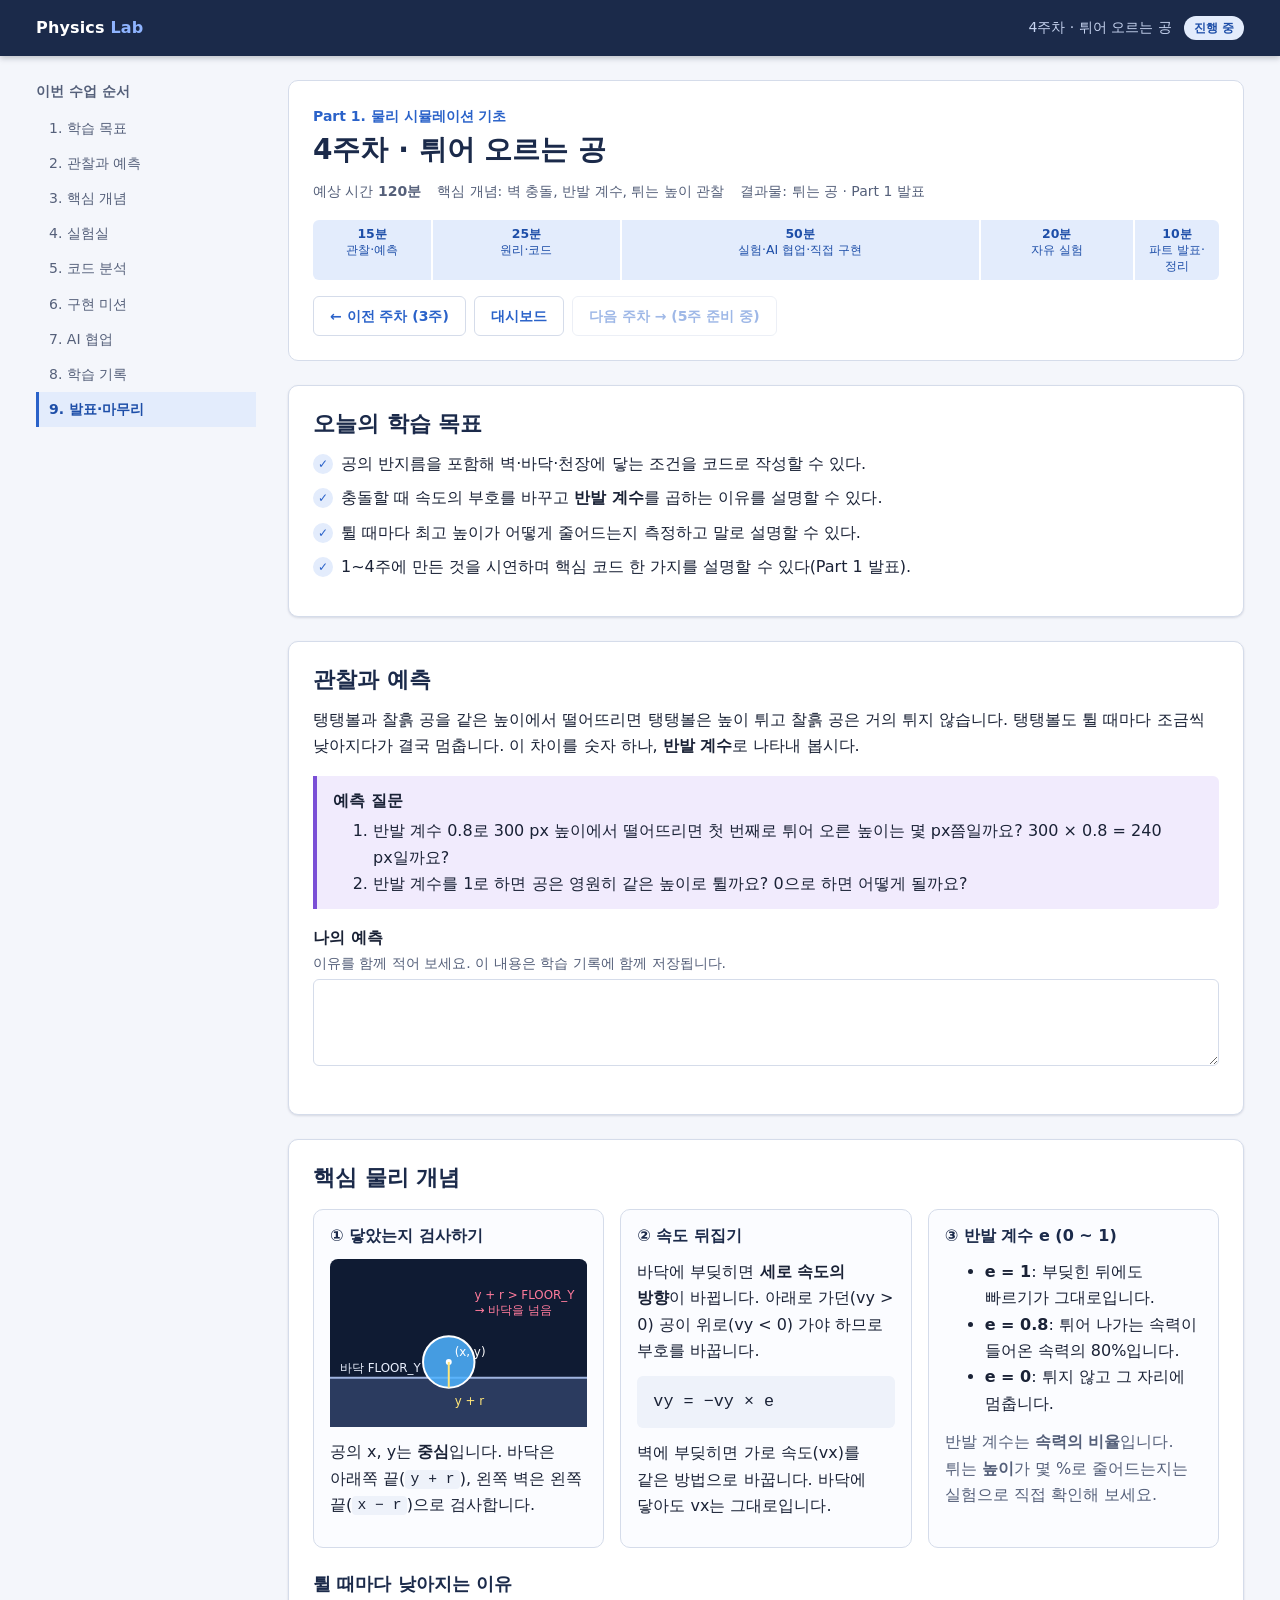
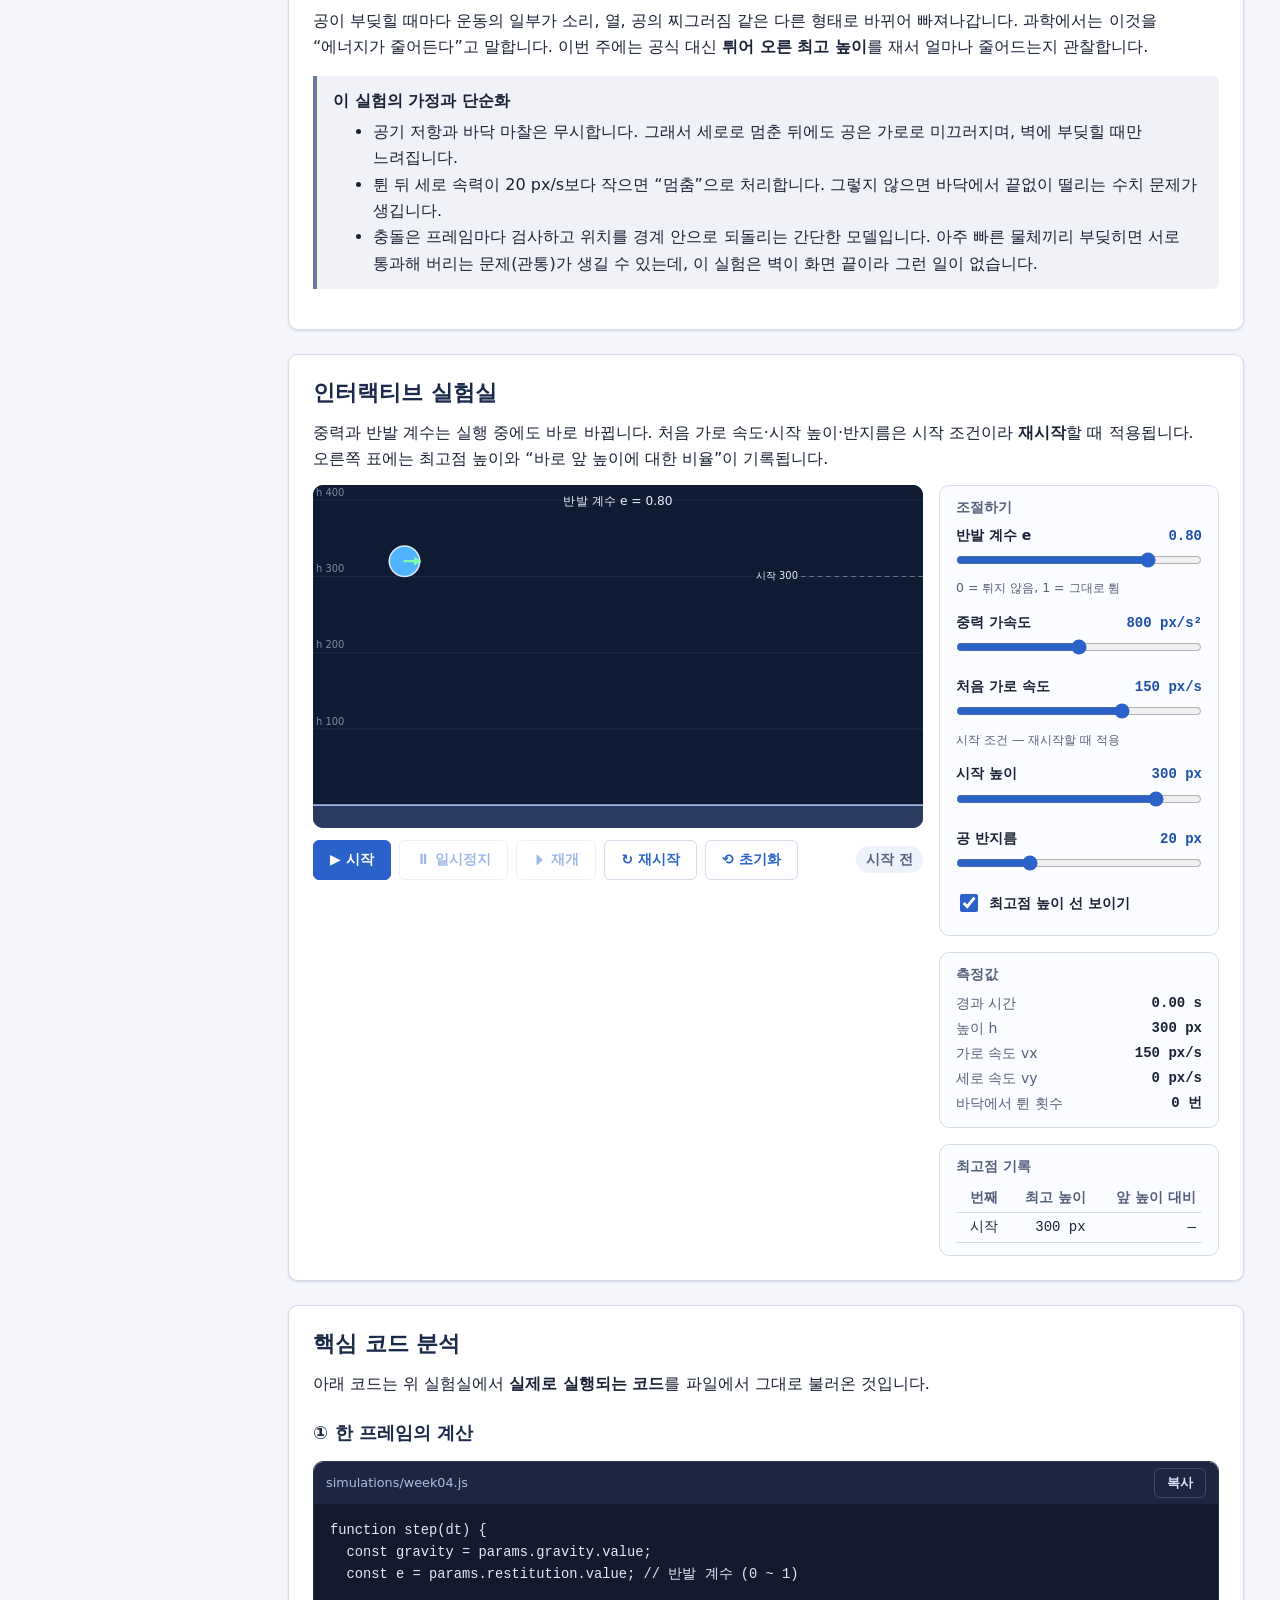
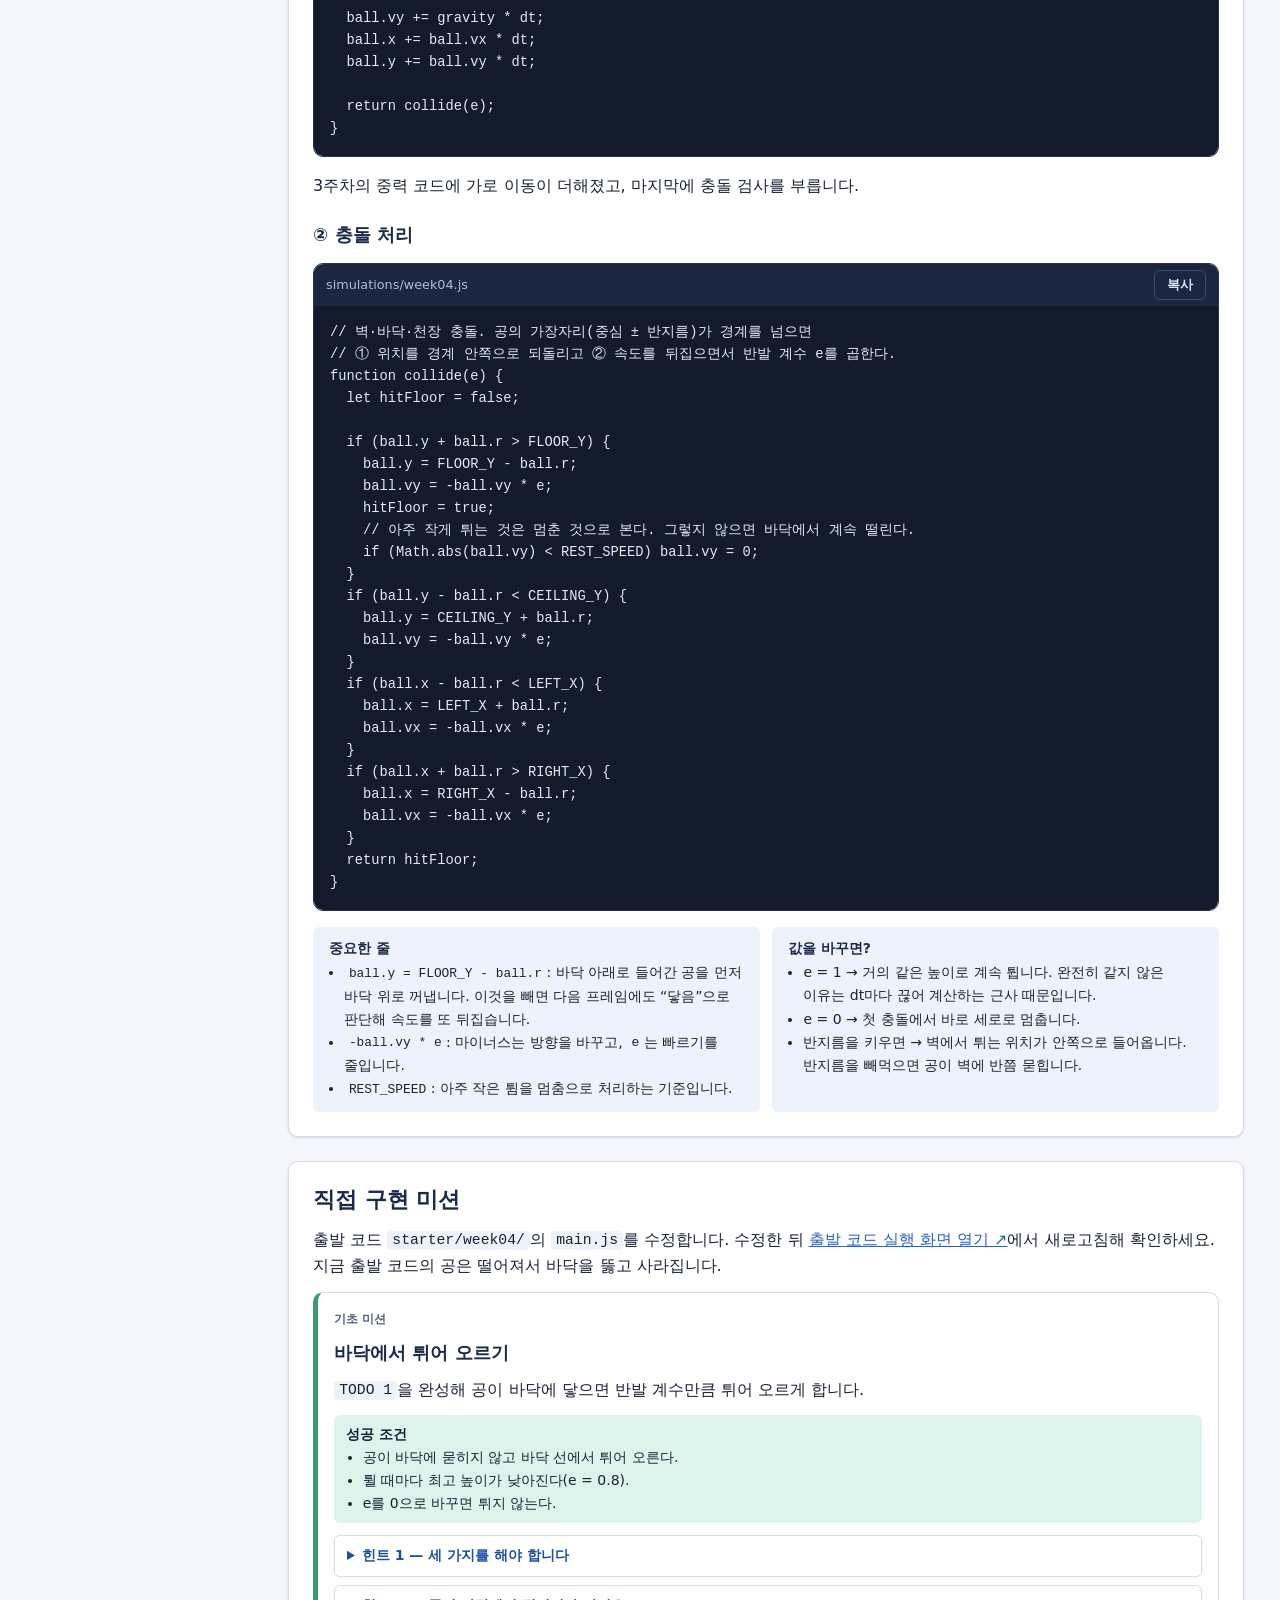
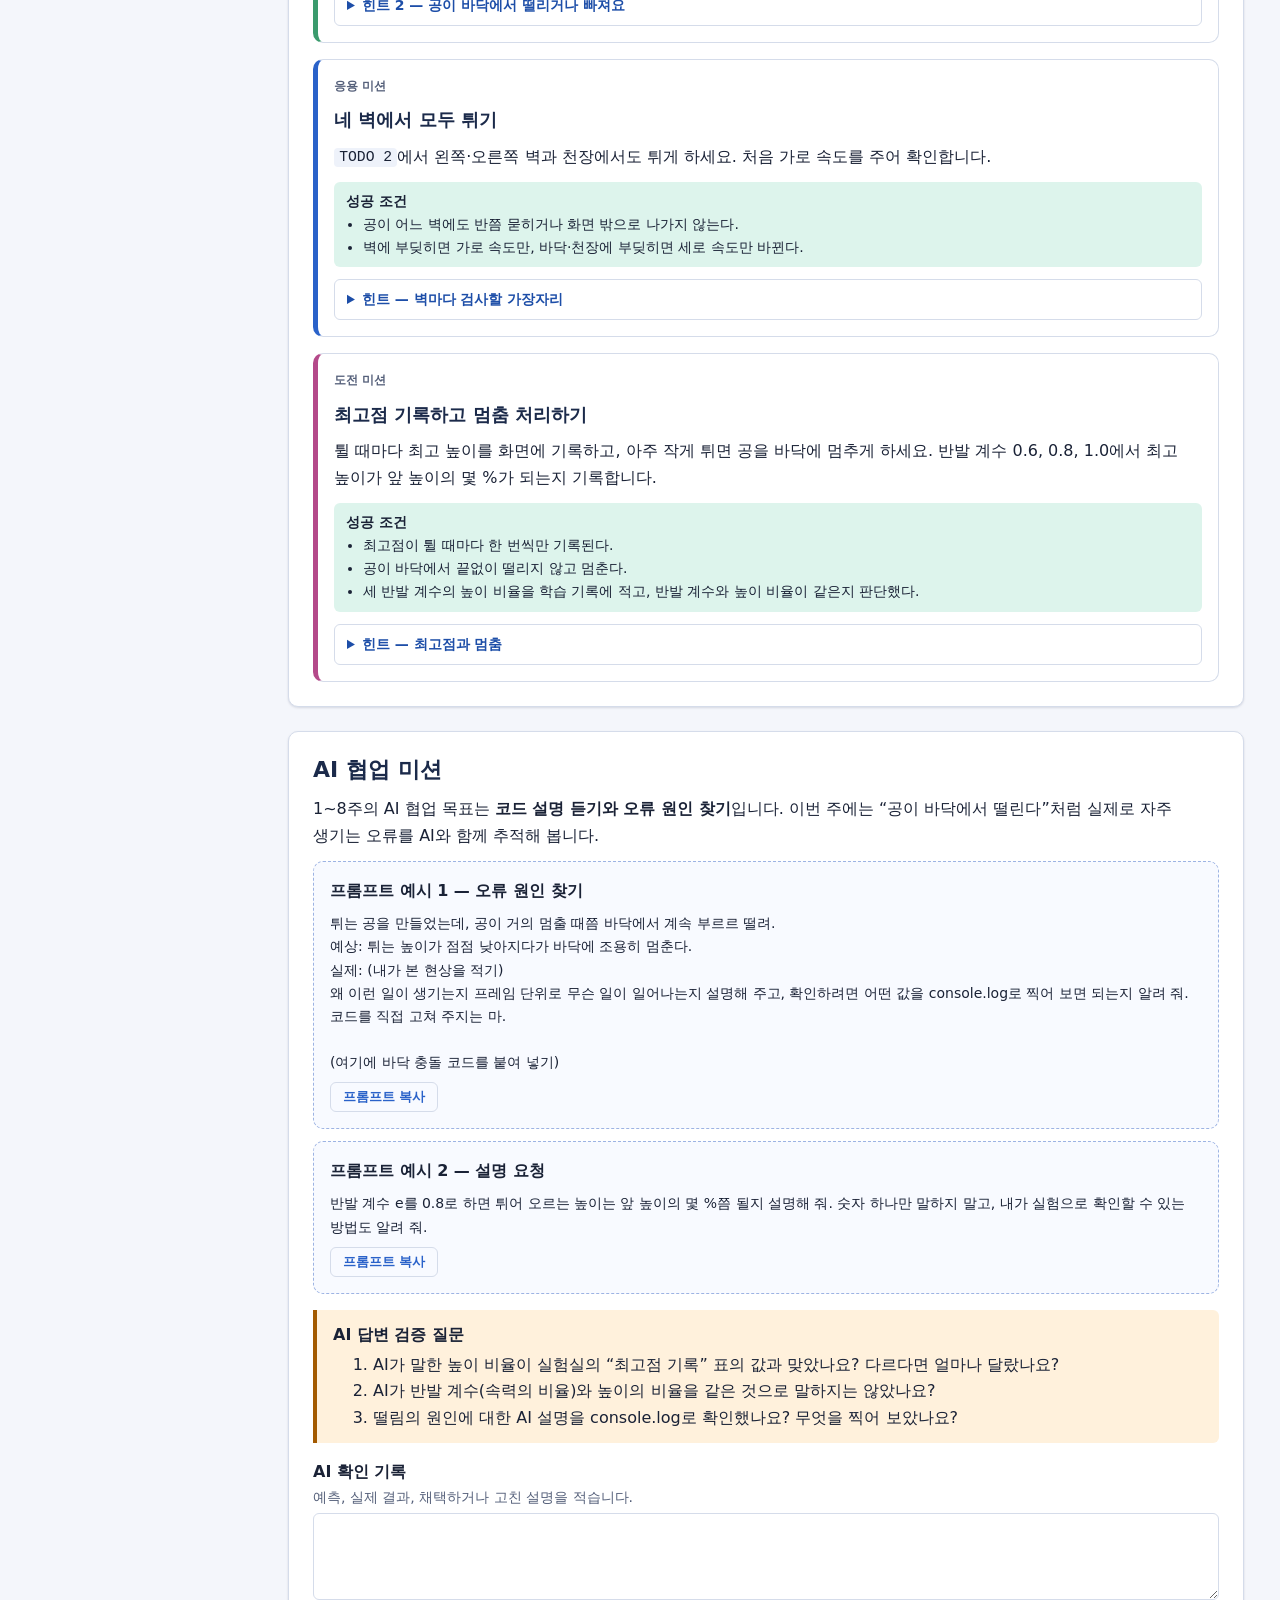
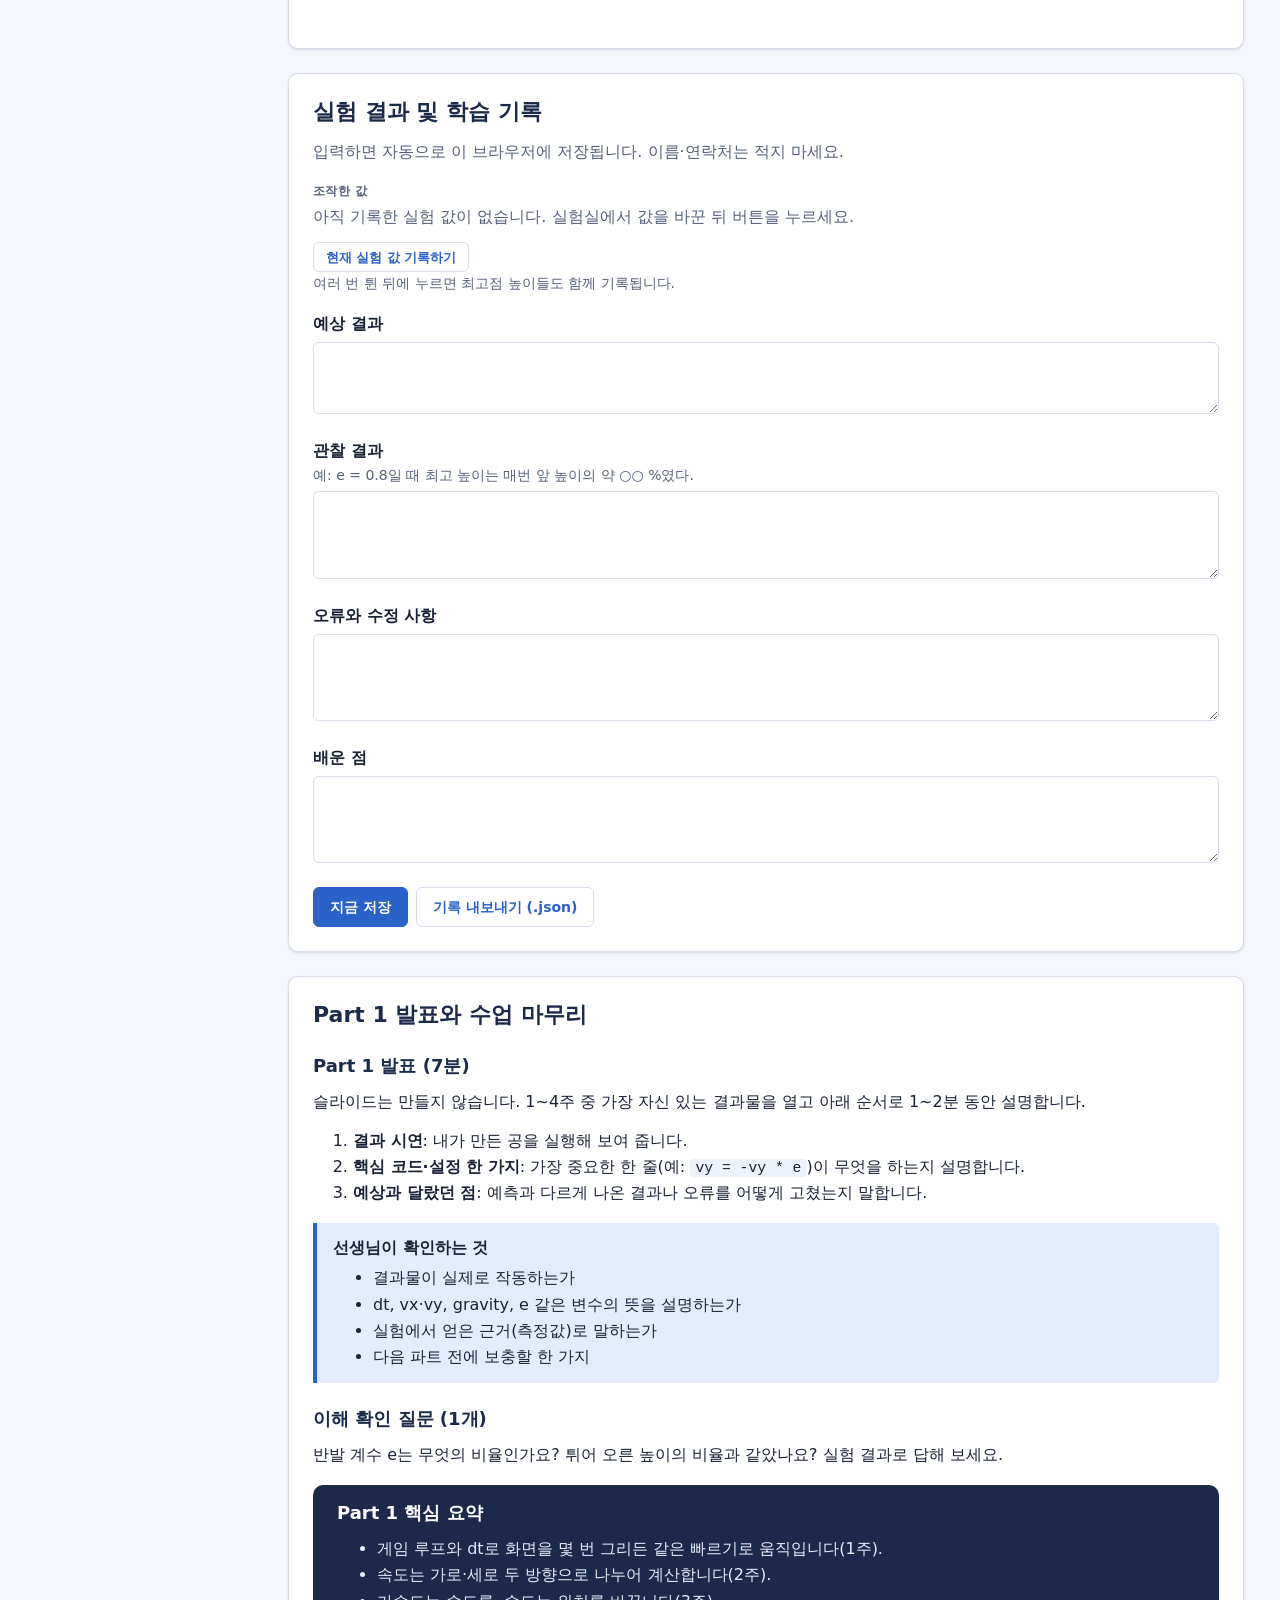
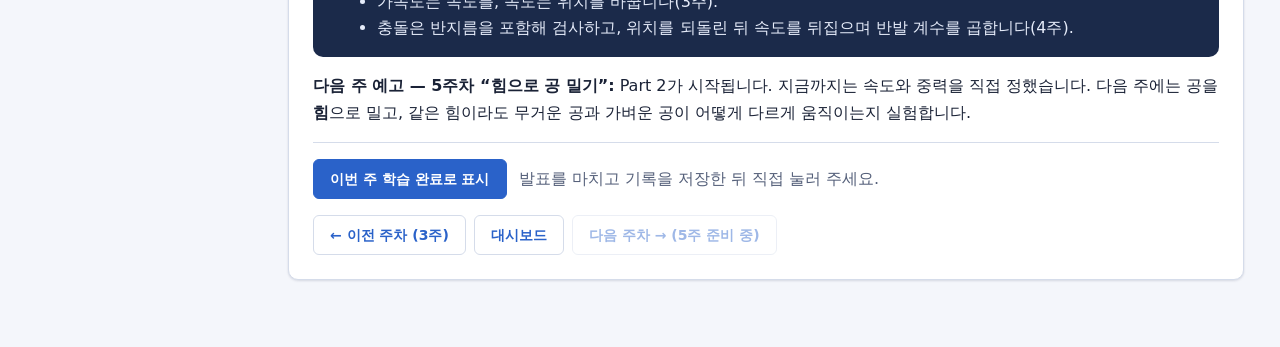
<file: lessons/week04.html>
<!doctype html>
<html lang="ko">
  <head>
    <meta charset="utf-8" />
    <meta name="viewport" content="width=device-width, initial-scale=1" />
    <title>4주차 · 튀어 오르는 공 — Physics Lab</title>
    <link rel="icon" href="data:image/svg+xml,%3Csvg xmlns='http://www.w3.org/2000/svg' viewBox='0 0 32 32'%3E%3Ccircle cx='16' cy='16' r='12' fill='%232a62c9'/%3E%3C/svg%3E" />
    <link rel="stylesheet" href="../css/style.css" />
  </head>
  <body>
    <p class="module-notice" role="alert">
      이 교안은 로컬 서버에서 열어야 실험실이 동작합니다. README의 “실행 방법”을 확인하세요.
    </p>

    <header class="topbar">
      <div class="topbar-inner">
        <a class="brand" href="../index.html">Physics <span>Lab</span></a>
        <div class="topbar-meta">
          <span>4주차 · 튀어 오르는 공</span>
          <span class="badge" data-complete-label data-state="progress">진행 중</span>
        </div>
      </div>
    </header>

    <div class="lesson-layout">
      <nav class="toc" aria-label="교안 목차">
        <div class="toc-title">이번 수업 순서</div>
        <div data-toc></div>
      </nav>

      <main class="lesson-main">
        <!-- 1. 수업 헤더 -->
        <header class="lesson-header">
          <p class="eyebrow" data-part-label>Part 1. 물리 시뮬레이션 기초</p>
          <h1>4주차 · 튀어 오르는 공</h1>
          <div class="lesson-meta">
            <span>예상 시간 <strong>120분</strong></span>
            <span>핵심 개념: 벽 충돌, 반발 계수, 튀는 높이 관찰</span>
            <span>결과물: 튀는 공 · Part 1 발표</span>
          </div>
          <ol class="timeline" aria-label="120분 수업 배분">
            <li style="flex: 15"><strong>15분</strong>관찰·예측</li>
            <li style="flex: 25"><strong>25분</strong>원리·코드</li>
            <li style="flex: 50"><strong>50분</strong>실험·AI 협업·직접 구현</li>
            <li style="flex: 20"><strong>20분</strong>자유 실험</li>
            <li style="flex: 10"><strong>10분</strong>파트 발표·정리</li>
          </ol>
          <nav class="week-nav" aria-label="주차 이동" data-week-nav></nav>
          <p class="message" data-kind="warn" data-storage-warning hidden>
            이 브라우저에서는 기록을 저장할 수 없어 새로고침하면 사라집니다. 마무리 전에 “기록 내보내기”를 사용하세요.
          </p>
        </header>

        <!-- 2. 오늘의 학습 목표 -->
        <section id="goals" aria-labelledby="goals-title">
          <h2 id="goals-title" data-short="학습 목표">오늘의 학습 목표</h2>
          <ul class="goal-list">
            <li>공의 반지름을 포함해 벽·바닥·천장에 닿는 조건을 코드로 작성할 수 있다.</li>
            <li>충돌할 때 속도의 부호를 바꾸고 <strong>반발 계수</strong>를 곱하는 이유를 설명할 수 있다.</li>
            <li>튈 때마다 최고 높이가 어떻게 줄어드는지 측정하고 말로 설명할 수 있다.</li>
            <li>1~4주에 만든 것을 시연하며 핵심 코드 한 가지를 설명할 수 있다(Part 1 발표).</li>
          </ul>
        </section>

        <!-- 3. 관찰과 예측 -->
        <section id="observe" aria-labelledby="observe-title">
          <h2 id="observe-title" data-short="관찰과 예측">관찰과 예측</h2>
          <p>
            탱탱볼과 찰흙 공을 같은 높이에서 떨어뜨리면 탱탱볼은 높이 튀고 찰흙 공은 거의 튀지 않습니다. 탱탱볼도 튈 때마다 조금씩
            낮아지다가 결국 멈춥니다. 이 차이를 숫자 하나, <strong>반발 계수</strong>로 나타내 봅시다.
          </p>
          <div class="callout is-predict">
            <p class="callout-title">예측 질문</p>
            <ol>
              <li>반발 계수 0.8로 300 px 높이에서 떨어뜨리면 첫 번째로 튀어 오른 높이는 몇 px쯤일까요? 300 × 0.8 = 240 px일까요?</li>
              <li>반발 계수를 1로 하면 공은 영원히 같은 높이로 튈까요? 0으로 하면 어떻게 될까요?</li>
            </ol>
          </div>
          <div class="field">
            <label for="prediction">나의 예측
              <span class="hint">이유를 함께 적어 보세요. 이 내용은 학습 기록에 함께 저장됩니다.</span>
            </label>
            <textarea id="prediction" data-record-field="prediction" rows="3" maxlength="4000"></textarea>
          </div>
        </section>

        <!-- 4. 핵심 물리 개념 -->
        <section id="concept" aria-labelledby="concept-title">
          <h2 id="concept-title" data-short="핵심 개념">핵심 물리 개념</h2>

          <div class="concept-grid">
            <div class="concept-card">
              <h3>① 닿았는지 검사하기</h3>
              <svg class="diagram" viewBox="0 0 260 170" role="img" aria-label="공의 아래쪽 끝 y + r이 바닥보다 크면 바닥을 넘은 것이다">
                <rect x="0" y="0" width="260" height="170" rx="8" fill="#0f1b33" />
                <rect x="0" y="120" width="260" height="50" fill="#2b3b5f" />
                <line x1="0" y1="120" x2="260" y2="120" stroke="#9fb4e0" stroke-width="2" />
                <circle cx="120" cy="104" r="26" fill="#4fb3ff" fill-opacity="0.85" stroke="#fff" stroke-width="2" />
                <circle cx="120" cy="104" r="3" fill="#fff" />
                <line x1="120" y1="104" x2="120" y2="130" stroke="#ffe678" stroke-width="2" />
                <text x="126" y="98" fill="#fff" font-size="12">(x, y)</text>
                <text x="126" y="148" fill="#ffe678" font-size="12">y + r</text>
                <text x="10" y="114" fill="#e8eefc" font-size="12">바닥 FLOOR_Y</text>
                <text x="146" y="40" fill="#ff7b9c" font-size="12">y + r &gt; FLOOR_Y</text>
                <text x="146" y="56" fill="#ff7b9c" font-size="12">→ 바닥을 넘음</text>
              </svg>
              <p>공의 x, y는 <strong>중심</strong>입니다. 바닥은 아래쪽 끝(<code>y + r</code>), 왼쪽 벽은 왼쪽 끝(<code>x − r</code>)으로 검사합니다.</p>
            </div>

            <div class="concept-card">
              <h3>② 속도 뒤집기</h3>
              <p>바닥에 부딪히면 <strong>세로 속도의 방향</strong>이 바뀝니다. 아래로 가던(vy &gt; 0) 공이 위로(vy &lt; 0) 가야 하므로 부호를 바꿉니다.</p>
              <p class="formula">vy = −vy × e</p>
              <p>벽에 부딪히면 가로 속도(vx)를 같은 방법으로 바꿉니다. 바닥에 닿아도 vx는 그대로입니다.</p>
            </div>

            <div class="concept-card">
              <h3>③ 반발 계수 e (0 ~ 1)</h3>
              <ul>
                <li><strong>e = 1</strong>: 부딪힌 뒤에도 빠르기가 그대로입니다.</li>
                <li><strong>e = 0.8</strong>: 튀어 나가는 속력이 들어온 속력의 80%입니다.</li>
                <li><strong>e = 0</strong>: 튀지 않고 그 자리에 멈춥니다.</li>
              </ul>
              <p class="muted">반발 계수는 <strong>속력의 비율</strong>입니다. 튀는 <strong>높이</strong>가 몇 %로 줄어드는지는 실험으로 직접 확인해 보세요.</p>
            </div>
          </div>

          <h3>튈 때마다 낮아지는 이유</h3>
          <p>
            공이 부딪힐 때마다 운동의 일부가 소리, 열, 공의 찌그러짐 같은 다른 형태로 바뀌어 빠져나갑니다. 과학에서는 이것을
            “에너지가 줄어든다”고 말합니다. 이번 주에는 공식 대신 <strong>튀어 오른 최고 높이</strong>를 재서 얼마나 줄어드는지 관찰합니다.
          </p>

          <div class="callout is-assume">
            <p class="callout-title">이 실험의 가정과 단순화</p>
            <ul>
              <li>공기 저항과 바닥 마찰은 무시합니다. 그래서 세로로 멈춘 뒤에도 공은 가로로 미끄러지며, 벽에 부딪힐 때만 느려집니다.</li>
              <li>튄 뒤 세로 속력이 20 px/s보다 작으면 “멈춤”으로 처리합니다. 그렇지 않으면 바닥에서 끝없이 떨리는 수치 문제가 생깁니다.</li>
              <li>충돌은 프레임마다 검사하고 위치를 경계 안으로 되돌리는 간단한 모델입니다. 아주 빠른 물체끼리 부딪히면 서로 통과해 버리는 문제(관통)가 생길 수 있는데, 이 실험은 벽이 화면 끝이라 그런 일이 없습니다.</li>
            </ul>
          </div>
        </section>

        <!-- 5. 인터랙티브 실험실 -->
        <section id="lab" aria-labelledby="lab-title">
          <h2 id="lab-title" data-short="실험실">인터랙티브 실험실</h2>
          <p>
            중력과 반발 계수는 실행 중에도 바로 바뀝니다. 처음 가로 속도·시작 높이·반지름은 시작 조건이라 <strong>재시작</strong>할 때
            적용됩니다. 오른쪽 표에는 최고점 높이와 “바로 앞 높이에 대한 비율”이 기록됩니다.
          </p>

          <div class="lab" data-lab>
            <div class="lab-stage">
              <canvas aria-label="공이 바닥과 벽에 튀는 실험 화면. 최고점 높이가 점선으로 표시됩니다. 오른쪽 패널에 같은 정보가 숫자와 표로 표시됩니다."></canvas>
              <div class="lab-toolbar">
                <button type="button" class="btn" data-action="start">▶ 시작</button>
                <button type="button" class="btn btn-ghost" data-action="pause">⏸ 일시정지</button>
                <button type="button" class="btn btn-ghost" data-action="resume">⏵ 재개</button>
                <button type="button" class="btn btn-ghost" data-action="restart" title="지금 설정으로 처음부터 다시 실행">↻ 재시작</button>
                <button type="button" class="btn btn-ghost" data-action="reset" title="모든 값을 기본값으로 되돌림">⟲ 초기화</button>
                <span class="sim-status" data-sim-status aria-live="polite">시작 전</span>
              </div>
            </div>

            <div class="lab-panel">
              <div class="panel-box">
                <h3>조절하기</h3>
                <div class="control">
                  <div class="control-head">
                    <label for="restitution">반발 계수 e</label>
                    <output for="restitution">0.80</output>
                  </div>
                  <input type="range" id="restitution" min="0" max="1" step="0.05" value="0.8" />
                  <p class="hint">0 = 튀지 않음, 1 = 그대로 튐</p>
                </div>
                <div class="control">
                  <div class="control-head">
                    <label for="gravity">중력 가속도</label>
                    <output for="gravity">800 px/s²</output>
                  </div>
                  <input type="range" id="gravity" min="0" max="1600" step="50" value="800" />
                </div>
                <div class="control">
                  <div class="control-head">
                    <label for="start-vx">처음 가로 속도</label>
                    <output for="start-vx">150 px/s</output>
                  </div>
                  <input type="range" id="start-vx" min="-400" max="400" step="10" value="150" />
                  <p class="hint">시작 조건 — 재시작할 때 적용</p>
                </div>
                <div class="control">
                  <div class="control-head">
                    <label for="start-height">시작 높이</label>
                    <output for="start-height">300 px</output>
                  </div>
                  <input type="range" id="start-height" min="50" max="350" step="10" value="300" />
                </div>
                <div class="control">
                  <div class="control-head">
                    <label for="radius">공 반지름</label>
                    <output for="radius">20 px</output>
                  </div>
                  <input type="range" id="radius" min="8" max="50" step="2" value="20" />
                </div>
                <label class="check"><input type="checkbox" id="show-peaks" checked />최고점 높이 선 보이기</label>
              </div>

              <div class="panel-box">
                <h3>측정값</h3>
                <dl class="readouts">
                  <dt>경과 시간</dt><dd data-out="time">0.00 s</dd>
                  <dt>높이 h</dt><dd data-out="height">—</dd>
                  <dt>가로 속도 vx</dt><dd data-out="vx">—</dd>
                  <dt>세로 속도 vy</dt><dd data-out="vy">—</dd>
                  <dt>바닥에서 튄 횟수</dt><dd data-out="bounces">0 번</dd>
                </dl>
              </div>

              <div class="panel-box">
                <h3>최고점 기록</h3>
                <div class="table-scroll">
                  <table class="data-table">
                    <thead>
                      <tr><th>번째</th><th>최고 높이</th><th>앞 높이 대비</th></tr>
                    </thead>
                    <tbody data-peak-table></tbody>
                  </table>
                </div>
              </div>
            </div>
          </div>
        </section>

        <!-- 6. 핵심 코드 분석 -->
        <section id="code" aria-labelledby="code-title">
          <h2 id="code-title" data-short="코드 분석">핵심 코드 분석</h2>
          <p>아래 코드는 위 실험실에서 <strong>실제로 실행되는 코드</strong>를 파일에서 그대로 불러온 것입니다.</p>

          <h3>① 한 프레임의 계산</h3>
          <div class="code-block">
            <div class="code-head">
              <span data-file-label>simulations/week04.js</span>
              <button type="button" class="btn btn-ghost btn-small" data-copy-target="code-update">복사</button>
            </div>
            <pre id="code-update" data-src="../simulations/week04.js" data-region="update"><code>코드를 불러오는 중…</code></pre>
          </div>
          <p>3주차의 중력 코드에 가로 이동이 더해졌고, 마지막에 충돌 검사를 부릅니다.</p>

          <h3>② 충돌 처리</h3>
          <div class="code-block">
            <div class="code-head">
              <span data-file-label>simulations/week04.js</span>
              <button type="button" class="btn btn-ghost btn-small" data-copy-target="code-collision">복사</button>
            </div>
            <pre id="code-collision" data-src="../simulations/week04.js" data-region="collision"><code>코드를 불러오는 중…</code></pre>
          </div>
          <div class="code-notes">
            <div>
              <h4>중요한 줄</h4>
              <ul>
                <li><code>ball.y = FLOOR_Y - ball.r</code>: 바닥 아래로 들어간 공을 먼저 바닥 위로 꺼냅니다. 이것을 빼면 다음 프레임에도 “닿음”으로 판단해 속도를 또 뒤집습니다.</li>
                <li><code>-ball.vy * e</code>: 마이너스는 방향을 바꾸고, <code>e</code>는 빠르기를 줄입니다.</li>
                <li><code>REST_SPEED</code>: 아주 작은 튐을 멈춤으로 처리하는 기준입니다.</li>
              </ul>
            </div>
            <div>
              <h4>값을 바꾸면?</h4>
              <ul>
                <li>e = 1 → 거의 같은 높이로 계속 튑니다. 완전히 같지 않은 이유는 dt마다 끊어 계산하는 근사 때문입니다.</li>
                <li>e = 0 → 첫 충돌에서 바로 세로로 멈춥니다.</li>
                <li>반지름을 키우면 → 벽에서 튀는 위치가 안쪽으로 들어옵니다. 반지름을 빼먹으면 공이 벽에 반쯤 묻힙니다.</li>
              </ul>
            </div>
          </div>
        </section>

        <!-- 7. 직접 구현 미션 -->
        <section id="mission" aria-labelledby="mission-title">
          <h2 id="mission-title" data-short="구현 미션">직접 구현 미션</h2>
          <p>
            출발 코드 <code>starter/week04/</code>의 <code>main.js</code>를 수정합니다. 수정한 뒤
            <a href="../starter/week04/index.html" target="_blank" rel="noopener">출발 코드 실행 화면 열기 ↗</a>에서 새로고침해
            확인하세요. 지금 출발 코드의 공은 떨어져서 바닥을 뚫고 사라집니다.
          </p>

          <div class="missions">
            <article class="mission" data-level="basic">
              <p class="mission-level">기초 미션</p>
              <h3>바닥에서 튀어 오르기</h3>
              <p><code>TODO 1</code>을 완성해 공이 바닥에 닿으면 반발 계수만큼 튀어 오르게 합니다.</p>
              <div class="criteria">
                <strong>성공 조건</strong>
                <ul>
                  <li>공이 바닥에 묻히지 않고 바닥 선에서 튀어 오른다.</li>
                  <li>튈 때마다 최고 높이가 낮아진다(e = 0.8).</li>
                  <li>e를 0으로 바꾸면 튀지 않는다.</li>
                </ul>
              </div>
              <details>
                <summary>힌트 1 — 세 가지를 해야 합니다</summary>
                <p>① 닿았는지 검사 ② 공을 바닥 위로 꺼내기 ③ 세로 속도의 방향과 크기 바꾸기. 순서도 중요합니다.</p>
              </details>
              <details>
                <summary>힌트 2 — 공이 바닥에서 떨리거나 빠져요</summary>
                <p>위치를 바닥 위로 되돌렸는지 확인하세요. 되돌리지 않으면 다음 프레임에 또 “닿음”으로 판단합니다.</p>
              </details>
            </article>

            <article class="mission" data-level="applied">
              <p class="mission-level">응용 미션</p>
              <h3>네 벽에서 모두 튀기</h3>
              <p><code>TODO 2</code>에서 왼쪽·오른쪽 벽과 천장에서도 튀게 하세요. 처음 가로 속도를 주어 확인합니다.</p>
              <div class="criteria">
                <strong>성공 조건</strong>
                <ul>
                  <li>공이 어느 벽에도 반쯤 묻히거나 화면 밖으로 나가지 않는다.</li>
                  <li>벽에 부딪히면 가로 속도만, 바닥·천장에 부딪히면 세로 속도만 바뀐다.</li>
                </ul>
              </div>
              <details>
                <summary>힌트 — 벽마다 검사할 가장자리</summary>
                <p>왼쪽 벽은 공의 왼쪽 끝, 오른쪽 벽은 오른쪽 끝, 천장은 위쪽 끝과 비교합니다.</p>
              </details>
            </article>

            <article class="mission" data-level="challenge">
              <p class="mission-level">도전 미션</p>
              <h3>최고점 기록하고 멈춤 처리하기</h3>
              <p>
                튈 때마다 최고 높이를 화면에 기록하고, 아주 작게 튀면 공을 바닥에 멈추게 하세요. 반발 계수 0.6, 0.8, 1.0에서 최고 높이가
                앞 높이의 몇 %가 되는지 기록합니다.
              </p>
              <div class="criteria">
                <strong>성공 조건</strong>
                <ul>
                  <li>최고점이 튈 때마다 한 번씩만 기록된다.</li>
                  <li>공이 바닥에서 끝없이 떨리지 않고 멈춘다.</li>
                  <li>세 반발 계수의 높이 비율을 학습 기록에 적고, 반발 계수와 높이 비율이 같은지 판단했다.</li>
                </ul>
              </div>
              <details>
                <summary>힌트 — 최고점과 멈춤</summary>
                <p>최고점은 3주차 도전 미션처럼 vy의 부호가 바뀌는 순간입니다. 멈춤은 튄 직후 세로 속력이 아주 작은지로 판단합니다.</p>
              </details>
            </article>
          </div>
        </section>

        <!-- 8. AI 협업 미션 -->
        <section id="ai" aria-labelledby="ai-title">
          <h2 id="ai-title" data-short="AI 협업">AI 협업 미션</h2>
          <p>
            1~8주의 AI 협업 목표는 <strong>코드 설명 듣기와 오류 원인 찾기</strong>입니다. 이번 주에는 “공이 바닥에서 떨린다”처럼 실제로
            자주 생기는 오류를 AI와 함께 추적해 봅니다.
          </p>

          <div class="prompt">
            <strong>프롬프트 예시 1 — 오류 원인 찾기</strong>
            <p class="prompt-text" id="prompt-1">튀는 공을 만들었는데, 공이 거의 멈출 때쯤 바닥에서 계속 부르르 떨려.
예상: 튀는 높이가 점점 낮아지다가 바닥에 조용히 멈춘다.
실제: (내가 본 현상을 적기)
왜 이런 일이 생기는지 프레임 단위로 무슨 일이 일어나는지 설명해 주고, 확인하려면 어떤 값을 console.log로 찍어 보면 되는지 알려 줘. 코드를 직접 고쳐 주지는 마.

(여기에 바닥 충돌 코드를 붙여 넣기)</p>
            <button type="button" class="btn btn-ghost btn-small" data-copy-target="prompt-1">프롬프트 복사</button>
          </div>

          <div class="prompt">
            <strong>프롬프트 예시 2 — 설명 요청</strong>
            <p class="prompt-text" id="prompt-2">반발 계수 e를 0.8로 하면 튀어 오르는 높이는 앞 높이의 몇 %쯤 될지 설명해 줘. 숫자 하나만 말하지 말고, 내가 실험으로 확인할 수 있는 방법도 알려 줘.</p>
            <button type="button" class="btn btn-ghost btn-small" data-copy-target="prompt-2">프롬프트 복사</button>
          </div>

          <div class="callout is-warning">
            <p class="callout-title">AI 답변 검증 질문</p>
            <ol>
              <li>AI가 말한 높이 비율이 실험실의 “최고점 기록” 표의 값과 맞았나요? 다르다면 얼마나 달랐나요?</li>
              <li>AI가 반발 계수(속력의 비율)와 높이의 비율을 같은 것으로 말하지는 않았나요?</li>
              <li>떨림의 원인에 대한 AI 설명을 console.log로 확인했나요? 무엇을 찍어 보았나요?</li>
            </ol>
          </div>
          <div class="field">
            <label for="ai-check">AI 확인 기록
              <span class="hint">예측, 실제 결과, 채택하거나 고친 설명을 적습니다.</span>
            </label>
            <textarea id="ai-check" data-record-field="aiCheck" rows="3" maxlength="4000"></textarea>
          </div>
        </section>

        <!-- 9. 실험 결과 및 학습 기록 -->
        <section id="record" aria-labelledby="record-title">
          <h2 id="record-title" data-short="학습 기록">실험 결과 및 학습 기록</h2>
          <p class="muted">입력하면 자동으로 이 브라우저에 저장됩니다. 이름·연락처는 적지 마세요.</p>

          <div class="field">
            <span class="section-label">조작한 값</span>
            <div data-changed-values></div>
            <div class="button-row" style="margin-top: 8px">
              <button type="button" class="btn btn-ghost btn-small" data-action="capture-values">현재 실험 값 기록하기</button>
            </div>
            <p class="hint muted">여러 번 튄 뒤에 누르면 최고점 높이들도 함께 기록됩니다.</p>
          </div>
          <div class="field">
            <label for="record-prediction">예상 결과</label>
            <textarea id="record-prediction" data-record-field="prediction" rows="2" maxlength="4000"></textarea>
          </div>
          <div class="field">
            <label for="record-observation">관찰 결과
              <span class="hint">예: e = 0.8일 때 최고 높이는 매번 앞 높이의 약 ○○ %였다.</span>
            </label>
            <textarea id="record-observation" data-record-field="observation" rows="3" maxlength="4000"></textarea>
          </div>
          <div class="field">
            <label for="record-debug">오류와 수정 사항</label>
            <textarea id="record-debug" data-record-field="debugNotes" rows="3" maxlength="4000"></textarea>
          </div>
          <div class="field">
            <label for="record-reflection">배운 점</label>
            <textarea id="record-reflection" data-record-field="reflection" rows="3" maxlength="4000"></textarea>
          </div>
          <div class="button-row">
            <button type="button" class="btn" data-action="save-record">지금 저장</button>
            <button type="button" class="btn btn-ghost" data-action="export-record">기록 내보내기 (.json)</button>
            <span class="record-status" data-record-status aria-live="polite"></span>
          </div>
        </section>

        <!-- 10. 수업 마무리 (파트 발표 주차) -->
        <section id="wrapup" aria-labelledby="wrapup-title">
          <h2 id="wrapup-title" data-short="발표·마무리">Part 1 발표와 수업 마무리</h2>

          <h3>Part 1 발표 (7분)</h3>
          <p>슬라이드는 만들지 않습니다. 1~4주 중 가장 자신 있는 결과물을 열고 아래 순서로 1~2분 동안 설명합니다.</p>
          <ol>
            <li><strong>결과 시연</strong>: 내가 만든 공을 실행해 보여 줍니다.</li>
            <li><strong>핵심 코드·설정 한 가지</strong>: 가장 중요한 한 줄(예: <code>vy = -vy * e</code>)이 무엇을 하는지 설명합니다.</li>
            <li><strong>예상과 달랐던 점</strong>: 예측과 다르게 나온 결과나 오류를 어떻게 고쳤는지 말합니다.</li>
          </ol>
          <div class="callout">
            <p class="callout-title">선생님이 확인하는 것</p>
            <ul>
              <li>결과물이 실제로 작동하는가</li>
              <li>dt, vx·vy, gravity, e 같은 변수의 뜻을 설명하는가</li>
              <li>실험에서 얻은 근거(측정값)로 말하는가</li>
              <li>다음 파트 전에 보충할 한 가지</li>
            </ul>
          </div>

          <h3>이해 확인 질문 (1개)</h3>
          <p>반발 계수 e는 무엇의 비율인가요? 튀어 오른 높이의 비율과 같았나요? 실험 결과로 답해 보세요.</p>

          <div class="summary-box">
            <h3>Part 1 핵심 요약</h3>
            <ul>
              <li>게임 루프와 dt로 화면을 몇 번 그리든 같은 빠르기로 움직입니다(1주).</li>
              <li>속도는 가로·세로 두 방향으로 나누어 계산합니다(2주).</li>
              <li>가속도는 속도를, 속도는 위치를 바꿉니다(3주).</li>
              <li>충돌은 반지름을 포함해 검사하고, 위치를 되돌린 뒤 속도를 뒤집으며 반발 계수를 곱합니다(4주).</li>
            </ul>
          </div>

          <p>
            <strong>다음 주 예고 — 5주차 “힘으로 공 밀기”:</strong> Part 2가 시작됩니다. 지금까지는 속도와 중력을 직접 정했습니다.
            다음 주에는 공을 <strong>힘</strong>으로 밀고, 같은 힘이라도 무거운 공과 가벼운 공이 어떻게 다르게 움직이는지 실험합니다.
          </p>

          <div class="complete-row">
            <button type="button" class="btn" data-action="toggle-complete" aria-pressed="false">이번 주 학습 완료로 표시</button>
            <span class="muted">발표를 마치고 기록을 저장한 뒤 직접 눌러 주세요.</span>
          </div>
          <nav class="week-nav" aria-label="주차 이동" data-week-nav style="margin-top: 16px"></nav>
        </section>
      </main>
    </div>

    <script type="module">
      import { initLesson } from '../js/common.js';
      import { createLab } from '../simulations/week04.js';

      const lab = createLab(document.querySelector('[data-lab]'));
      initLesson({ week: 4, lab });
    </script>
  </body>
</html>
</file>
<file: css/style.css>
/* Physics Lab 공통 스타일 — 디자인 토큰을 먼저 정의하고 모든 페이지가 재사용한다. */

:root {
  /* 색상 */
  --color-bg: #f4f6fb;
  --color-surface: #ffffff;
  --color-surface-alt: #eef2fa;
  --color-border: #d5dcea;
  --color-text: #1a2236;
  --color-text-muted: #55607a;
  --color-navy: #1b2a4a;
  --color-primary: #2a62c9;
  --color-primary-strong: #1d4ea8;
  --color-primary-soft: #e3ecfc;
  --color-success: #0f8a6c;
  --color-success-soft: #ddf4ec;
  --color-warning: #a35a00;
  --color-warning-soft: #fff1dc;
  --color-danger: #b4232f;
  --color-focus: #f2a900;
  --color-canvas: #0f1b33;
  --color-code-bg: #121a2c;
  --color-code-text: #e3e9f7;

  /* 간격 */
  --space-1: 4px;
  --space-2: 8px;
  --space-3: 12px;
  --space-4: 16px;
  --space-5: 24px;
  --space-6: 32px;
  --space-7: 48px;

  /* 글꼴 */
  --font-sans: 'Pretendard', 'Apple SD Gothic Neo', 'Malgun Gothic', system-ui, -apple-system, sans-serif;
  --font-mono: 'D2Coding', 'Consolas', 'SFMono-Regular', ui-monospace, monospace;
  --text-sm: 0.875rem;
  --text-base: 1rem;
  --text-lg: 1.125rem;
  --text-xl: 1.375rem;
  --text-2xl: 1.75rem;

  /* 모양 */
  --radius-sm: 6px;
  --radius-md: 10px;
  --radius-lg: 16px;
  --shadow-sm: 0 1px 2px rgba(20, 30, 60, 0.06), 0 1px 3px rgba(20, 30, 60, 0.08);
  --content-width: 920px;
}

*,
*::before,
*::after {
  box-sizing: border-box;
}

html {
  scroll-behavior: smooth;
  scroll-padding-top: 72px;
}

body {
  margin: 0;
  font-family: var(--font-sans);
  font-size: var(--text-base);
  line-height: 1.65;
  color: var(--color-text);
  background: var(--color-bg);
  word-break: keep-all;
  overflow-wrap: anywhere;
}

h1,
h2,
h3,
h4 {
  line-height: 1.3;
  color: var(--color-navy);
  margin: 0 0 var(--space-3);
}

h1 {
  font-size: var(--text-2xl);
}

h2 {
  font-size: var(--text-xl);
}

h3 {
  font-size: var(--text-lg);
  margin-top: var(--space-5);
}

p,
ul,
ol {
  margin: 0 0 var(--space-3);
}

a {
  color: var(--color-primary);
}

:focus-visible {
  outline: 3px solid var(--color-focus);
  outline-offset: 2px;
}

code {
  font-family: var(--font-mono);
  font-size: 0.92em;
  background: var(--color-surface-alt);
  padding: 0.1em 0.35em;
  border-radius: 4px;
}

.muted {
  color: var(--color-text-muted);
}

.visually-hidden {
  position: absolute;
  width: 1px;
  height: 1px;
  overflow: hidden;
  clip: rect(0 0 0 0);
  white-space: nowrap;
}

/* ES Module이 동작하지 않을 때(파일을 직접 연 경우) 보이는 안내 */
.module-notice {
  background: var(--color-warning-soft);
  color: var(--color-warning);
  border-bottom: 1px solid #f0cf9c;
  padding: var(--space-3) var(--space-4);
  text-align: center;
  font-weight: 600;
}

.js-ready .module-notice {
  display: none;
}

/* ---- 버튼 ---- */

.btn {
  display: inline-flex;
  align-items: center;
  justify-content: center;
  gap: var(--space-1);
  min-height: 40px;
  padding: 0 var(--space-4);
  border: 1px solid var(--color-primary);
  border-radius: var(--radius-sm);
  background: var(--color-primary);
  color: #fff;
  font: inherit;
  font-size: var(--text-sm);
  font-weight: 600;
  text-decoration: none;
  cursor: pointer;
  white-space: nowrap;
}

.btn:hover {
  background: var(--color-primary-strong);
  border-color: var(--color-primary-strong);
}

.btn-ghost {
  background: transparent;
  color: var(--color-primary);
  border-color: var(--color-border);
}

.btn-ghost:hover {
  background: var(--color-primary-soft);
  border-color: var(--color-primary);
}

.btn-danger {
  background: transparent;
  color: var(--color-danger);
  border-color: #e5b5ba;
}

.btn-danger:hover {
  background: #fbe9eb;
  border-color: var(--color-danger);
}

.btn:disabled,
.btn.is-disabled {
  opacity: 0.45;
  cursor: not-allowed;
  pointer-events: none;
}

.btn.is-complete {
  background: var(--color-success);
  border-color: var(--color-success);
}

.btn-small {
  min-height: 30px;
  padding: 0 var(--space-3);
  font-size: 0.8rem;
}

.button-row {
  display: flex;
  flex-wrap: wrap;
  gap: var(--space-2);
}

/* ---- 상단 바 ---- */

.topbar {
  position: sticky;
  top: 0;
  z-index: 10;
  background: var(--color-navy);
  color: #fff;
  box-shadow: 0 2px 6px rgba(10, 20, 40, 0.25);
}

.topbar-inner {
  display: flex;
  align-items: center;
  gap: var(--space-4);
  max-width: 1240px;
  margin: 0 auto;
  padding: var(--space-2) var(--space-4);
  min-height: 56px;
}

.brand {
  color: #fff;
  text-decoration: none;
  font-weight: 700;
  letter-spacing: 0.01em;
}

.brand span {
  color: #8fb4ff;
}

.topbar-meta {
  margin-left: auto;
  display: flex;
  align-items: center;
  gap: var(--space-3);
  font-size: var(--text-sm);
  color: #c7d4f0;
}

.badge {
  display: inline-block;
  padding: 2px 10px;
  border-radius: 999px;
  font-size: 0.78rem;
  font-weight: 700;
  background: var(--color-surface-alt);
  color: var(--color-text-muted);
  white-space: nowrap;
}

.badge[data-state='done'] {
  background: var(--color-success-soft);
  color: var(--color-success);
}

.badge[data-state='progress'] {
  background: var(--color-primary-soft);
  color: var(--color-primary-strong);
}

.badge[data-state='visited'] {
  background: #eef0f5;
  color: #4b5571;
}

.badge[data-state='soon'] {
  background: #f1f1f1;
  color: #777;
}

/* ---- 대시보드 ---- */

.page {
  max-width: 1240px;
  margin: 0 auto;
  padding: var(--space-5) var(--space-4) var(--space-7);
}

.hero {
  background: linear-gradient(135deg, #1b2a4a 0%, #24427a 100%);
  color: #fff;
  border-radius: var(--radius-lg);
  padding: var(--space-6);
  margin-bottom: var(--space-5);
}

.hero h1 {
  color: #fff;
  font-size: 2rem;
}

.hero p {
  color: #d4def5;
  max-width: 720px;
}

.hero-flow {
  display: flex;
  flex-wrap: wrap;
  gap: var(--space-2);
  padding: 0;
  margin: var(--space-4) 0 0;
  list-style: none;
}

.hero-flow li {
  background: rgba(255, 255, 255, 0.12);
  border-radius: 999px;
  padding: 2px 12px;
  font-size: var(--text-sm);
}

.progress-panel {
  display: grid;
  grid-template-columns: 1fr auto;
  gap: var(--space-4);
  align-items: center;
  background: var(--color-surface);
  border: 1px solid var(--color-border);
  border-radius: var(--radius-md);
  padding: var(--space-4) var(--space-5);
  margin-bottom: var(--space-5);
  box-shadow: var(--shadow-sm);
}

.progress-bar {
  height: 12px;
  background: var(--color-surface-alt);
  border-radius: 999px;
  overflow: hidden;
  margin: var(--space-2) 0;
}

.progress-bar > span {
  display: block;
  height: 100%;
  width: 0;
  background: var(--color-success);
  border-radius: 999px;
  transition: width 0.3s ease;
}

.part {
  margin-bottom: var(--space-6);
}

.part-header {
  display: flex;
  flex-wrap: wrap;
  align-items: baseline;
  gap: var(--space-2) var(--space-4);
  margin-bottom: var(--space-3);
}

.part-header h2 {
  margin: 0;
}

.week-grid {
  display: grid;
  grid-template-columns: repeat(auto-fill, minmax(250px, 1fr));
  gap: var(--space-4);
  padding: 0;
  margin: 0;
  list-style: none;
}

.week-card {
  display: flex;
  flex-direction: column;
  gap: var(--space-2);
  height: 100%;
  background: var(--color-surface);
  border: 1px solid var(--color-border);
  border-radius: var(--radius-md);
  padding: var(--space-4);
  box-shadow: var(--shadow-sm);
}

.week-card.is-current {
  border: 2px solid var(--color-primary);
}

.week-card.is-soon {
  background: #f8f9fc;
  box-shadow: none;
}

.week-card-top {
  display: flex;
  justify-content: space-between;
  align-items: center;
  gap: var(--space-2);
}

.week-number {
  font-weight: 800;
  color: var(--color-primary);
  font-size: var(--text-sm);
}

.week-card h3 {
  margin: 0;
  font-size: var(--text-lg);
}

.week-card dl {
  margin: 0;
  font-size: var(--text-sm);
}

.week-card dt {
  color: var(--color-text-muted);
  font-weight: 600;
}

.week-card dd {
  margin: 0 0 var(--space-1);
}

.week-card .btn {
  margin-top: auto;
  align-self: flex-start;
}

.data-panel {
  background: var(--color-surface);
  border: 1px solid var(--color-border);
  border-radius: var(--radius-md);
  padding: var(--space-5);
}

.message {
  margin-top: var(--space-3);
  padding: var(--space-3) var(--space-4);
  border-radius: var(--radius-sm);
  font-size: var(--text-sm);
}

.message[data-kind='error'] {
  background: #fbe9eb;
  color: var(--color-danger);
}

.message[data-kind='ok'] {
  background: var(--color-success-soft);
  color: var(--color-success);
}

.message[data-kind='warn'] {
  background: var(--color-warning-soft);
  color: var(--color-warning);
}

/* ---- 교안 레이아웃 ---- */

.lesson-layout {
  display: grid;
  grid-template-columns: 220px minmax(0, 1fr);
  gap: var(--space-6);
  max-width: 1240px;
  margin: 0 auto;
  padding: var(--space-5) var(--space-4) var(--space-7);
}

.toc {
  position: sticky;
  top: 80px;
  align-self: start;
  font-size: var(--text-sm);
}

.toc-title {
  font-weight: 700;
  color: var(--color-text-muted);
  margin-bottom: var(--space-2);
}

.toc ol {
  list-style: none;
  padding: 0;
  margin: 0;
  counter-reset: toc;
}

.toc li {
  counter-increment: toc;
}

.toc a {
  display: block;
  padding: 6px 10px;
  border-left: 3px solid transparent;
  color: var(--color-text-muted);
  text-decoration: none;
}

.toc a::before {
  content: counter(toc) '. ';
}

.toc a:hover {
  color: var(--color-primary);
}

.toc a[aria-current='true'] {
  border-left-color: var(--color-primary);
  color: var(--color-primary-strong);
  font-weight: 700;
  background: var(--color-primary-soft);
}

.lesson-main {
  min-width: 0;
}

.lesson-main > section {
  background: var(--color-surface);
  border: 1px solid var(--color-border);
  border-radius: var(--radius-md);
  padding: var(--space-5);
  margin-bottom: var(--space-5);
  box-shadow: var(--shadow-sm);
}

.lesson-header {
  background: var(--color-surface);
  border: 1px solid var(--color-border);
  border-radius: var(--radius-md);
  padding: var(--space-5);
  margin-bottom: var(--space-5);
}

.eyebrow {
  font-size: var(--text-sm);
  font-weight: 700;
  color: var(--color-primary);
  margin-bottom: var(--space-1);
}

.lesson-meta {
  display: flex;
  flex-wrap: wrap;
  gap: var(--space-2) var(--space-4);
  font-size: var(--text-sm);
  color: var(--color-text-muted);
  margin-bottom: var(--space-4);
}

.timeline {
  display: flex;
  gap: 2px;
  padding: 0;
  margin: 0 0 var(--space-4);
  list-style: none;
  font-size: 0.78rem;
  border-radius: var(--radius-sm);
  overflow: hidden;
}

.timeline li {
  background: var(--color-primary-soft);
  color: var(--color-primary-strong);
  padding: 6px 8px;
  min-width: 0;
  text-align: center;
  line-height: 1.3;
}

.timeline li strong {
  display: block;
}

.week-nav {
  display: flex;
  flex-wrap: wrap;
  gap: var(--space-2);
}

.section-label {
  font-size: 0.78rem;
  font-weight: 700;
  letter-spacing: 0.04em;
  color: var(--color-text-muted);
  margin-bottom: var(--space-1);
}

.goal-list {
  padding-left: 0;
  list-style: none;
}

.goal-list li {
  position: relative;
  padding-left: 28px;
  margin-bottom: var(--space-2);
}

.goal-list li::before {
  content: '✓';
  position: absolute;
  left: 0;
  top: 0;
  width: 20px;
  height: 20px;
  margin-top: 3px;
  border-radius: 50%;
  background: var(--color-primary-soft);
  color: var(--color-primary);
  font-size: 12px;
  font-weight: 800;
  text-align: center;
  line-height: 20px;
}

.callout {
  border-left: 4px solid var(--color-primary);
  background: var(--color-primary-soft);
  border-radius: 0 var(--radius-sm) var(--radius-sm) 0;
  padding: var(--space-3) var(--space-4);
  margin: var(--space-4) 0;
}

.callout > :last-child {
  margin-bottom: 0;
}

.callout-title {
  font-weight: 700;
  margin-bottom: var(--space-1);
}

.callout.is-predict {
  border-color: #7a4fd6;
  background: #f1ebfd;
}

.callout.is-warning {
  border-color: var(--color-warning);
  background: var(--color-warning-soft);
}

.callout.is-assume {
  border-color: #6b7a99;
  background: #f0f2f7;
}

.formula {
  font-family: var(--font-mono);
  font-size: 1.05rem;
  background: var(--color-surface-alt);
  border-radius: var(--radius-sm);
  padding: var(--space-3) var(--space-4);
  margin: var(--space-3) 0;
  overflow-x: auto;
}

.concept-grid {
  display: grid;
  grid-template-columns: repeat(auto-fit, minmax(240px, 1fr));
  gap: var(--space-4);
  margin: var(--space-4) 0;
}

.concept-card {
  border: 1px solid var(--color-border);
  border-radius: var(--radius-md);
  padding: var(--space-4);
  background: #fbfcff;
}

.concept-card h3 {
  margin-top: 0;
  font-size: var(--text-base);
}

.diagram {
  width: 100%;
  height: auto;
  display: block;
  margin: var(--space-3) 0;
}

.unit-table {
  width: 100%;
  border-collapse: collapse;
  font-size: var(--text-sm);
  margin: var(--space-3) 0;
}

.unit-table th,
.unit-table td {
  border: 1px solid var(--color-border);
  padding: 6px 10px;
  text-align: left;
}

.unit-table th {
  background: var(--color-surface-alt);
}

.table-scroll {
  overflow-x: auto;
}

/* ---- 입력 ---- */

label {
  font-weight: 600;
}

textarea,
input[type='text'] {
  width: 100%;
  font: inherit;
  font-size: var(--text-sm);
  padding: var(--space-2) var(--space-3);
  border: 1px solid var(--color-border);
  border-radius: var(--radius-sm);
  background: #fff;
  color: var(--color-text);
  resize: vertical;
}

textarea {
  min-height: 72px;
}

.field {
  margin-bottom: var(--space-4);
}

.field label {
  display: block;
  margin-bottom: var(--space-1);
}

.field .hint {
  display: block;
  font-weight: 400;
  font-size: var(--text-sm);
  color: var(--color-text-muted);
}

/* ---- 실험실 ---- */

.lab {
  display: grid;
  grid-template-columns: minmax(0, 1fr) 280px;
  gap: var(--space-4);
  align-items: start;
}

.lab-stage {
  min-width: 0;
}

.lab canvas {
  display: block;
  width: 100%;
  aspect-ratio: 16 / 9;
  background: var(--color-canvas);
  border-radius: var(--radius-md);
  touch-action: none;
}

.lab-toolbar {
  display: flex;
  flex-wrap: wrap;
  align-items: center;
  gap: var(--space-2);
  margin-top: var(--space-3);
}

.sim-status {
  margin-left: auto;
  font-size: var(--text-sm);
  font-weight: 700;
  padding: 2px 10px;
  border-radius: 999px;
  background: var(--color-surface-alt);
  color: var(--color-text-muted);
}

.sim-status[data-state='running'] {
  background: var(--color-success-soft);
  color: var(--color-success);
}

.sim-status[data-state='paused'] {
  background: var(--color-warning-soft);
  color: var(--color-warning);
}

.lab-panel {
  display: flex;
  flex-direction: column;
  gap: var(--space-4);
}

.panel-box {
  border: 1px solid var(--color-border);
  border-radius: var(--radius-md);
  padding: var(--space-3) var(--space-4);
  background: #fbfcff;
}

.panel-box h3 {
  margin: 0 0 var(--space-2);
  font-size: var(--text-sm);
  color: var(--color-text-muted);
}

.control {
  margin-bottom: var(--space-3);
}

.control:last-child {
  margin-bottom: 0;
}

.control-head {
  display: flex;
  justify-content: space-between;
  align-items: baseline;
  gap: var(--space-2);
  font-size: var(--text-sm);
}

.control output {
  font-family: var(--font-mono);
  font-weight: 700;
  color: var(--color-primary-strong);
  white-space: nowrap;
}

.control .hint {
  font-size: 0.78rem;
  color: var(--color-text-muted);
  margin: 2px 0 0;
}

input[type='range'] {
  width: 100%;
  accent-color: var(--color-primary);
  margin: 4px 0 0;
}

.check {
  display: flex;
  align-items: center;
  gap: var(--space-2);
  font-size: var(--text-sm);
  font-weight: 600;
  margin-bottom: var(--space-2);
}

.check input {
  width: 18px;
  height: 18px;
  accent-color: var(--color-primary);
}

.segmented {
  display: flex;
  flex-wrap: wrap;
  gap: var(--space-1);
  border: 0;
  padding: 0;
  margin: 0 0 var(--space-3);
}

.segmented legend {
  font-size: var(--text-sm);
  font-weight: 600;
  margin-bottom: var(--space-1);
  padding: 0;
}

.segmented label {
  position: relative;
}

.segmented input {
  position: absolute;
  opacity: 0;
}

.segmented span {
  display: inline-block;
  padding: 4px 12px;
  border: 1px solid var(--color-border);
  border-radius: 999px;
  font-size: var(--text-sm);
  cursor: pointer;
  background: #fff;
}

.segmented input:checked + span {
  background: var(--color-primary);
  border-color: var(--color-primary);
  color: #fff;
}

.segmented input:focus-visible + span {
  outline: 3px solid var(--color-focus);
  outline-offset: 2px;
}

.readouts {
  display: grid;
  grid-template-columns: 1fr auto;
  gap: 2px var(--space-3);
  margin: 0;
  font-size: var(--text-sm);
}

.readouts dt {
  color: var(--color-text-muted);
}

.readouts dd {
  margin: 0;
  font-family: var(--font-mono);
  font-weight: 700;
  text-align: right;
}

.swatch {
  display: inline-block;
  width: 10px;
  height: 10px;
  border-radius: 50%;
  margin-right: 4px;
  vertical-align: baseline;
}

.data-table {
  width: 100%;
  border-collapse: collapse;
  font-size: var(--text-sm);
  font-family: var(--font-mono);
}

.data-table th,
.data-table td {
  border-bottom: 1px solid var(--color-border);
  padding: 3px 6px;
  text-align: right;
}

.data-table th {
  font-family: var(--font-sans);
  color: var(--color-text-muted);
}

/* ---- 코드 ---- */

.code-block {
  margin: var(--space-4) 0;
  border-radius: var(--radius-md);
  overflow: hidden;
  border: 1px solid #263252;
}

.code-head {
  display: flex;
  justify-content: space-between;
  align-items: center;
  gap: var(--space-2);
  background: #1c2640;
  color: #aebbe0;
  font-size: 0.8rem;
  padding: 6px 12px;
}

.code-head .btn {
  color: #dbe5ff;
  border-color: #3c4a72;
}

.code-head .btn:hover {
  background: #2b3962;
}

pre {
  margin: 0;
  padding: var(--space-4);
  background: var(--color-code-bg);
  color: var(--color-code-text);
  overflow-x: auto;
  font-family: var(--font-mono);
  font-size: 0.86rem;
  line-height: 1.6;
  tab-size: 2;
}

pre code {
  background: none;
  padding: 0;
  font-size: inherit;
  color: inherit;
}

.code-notes {
  display: grid;
  grid-template-columns: repeat(auto-fit, minmax(260px, 1fr));
  gap: var(--space-3);
}

.code-notes > div {
  background: var(--color-surface-alt);
  border-radius: var(--radius-sm);
  padding: var(--space-3) var(--space-4);
  font-size: var(--text-sm);
}

.code-notes h4 {
  font-size: var(--text-sm);
  margin-bottom: var(--space-1);
}

.code-notes ul {
  padding-left: 1.1em;
  margin: 0;
}

/* ---- 미션 ---- */

.missions {
  display: grid;
  gap: var(--space-4);
}

.mission {
  border: 1px solid var(--color-border);
  border-left-width: 5px;
  border-radius: var(--radius-md);
  padding: var(--space-4);
}

.mission[data-level='basic'] {
  border-left-color: #3b9b6d;
}

.mission[data-level='applied'] {
  border-left-color: var(--color-primary);
}

.mission[data-level='challenge'] {
  border-left-color: #b4498a;
}

.mission h3 {
  margin-top: 0;
}

.mission-level {
  font-size: 0.78rem;
  font-weight: 800;
  color: var(--color-text-muted);
}

.criteria {
  background: var(--color-success-soft);
  border-radius: var(--radius-sm);
  padding: var(--space-2) var(--space-3);
  font-size: var(--text-sm);
  margin: var(--space-3) 0;
}

.criteria ul {
  margin: 0;
  padding-left: 1.2em;
}

details {
  border: 1px solid var(--color-border);
  border-radius: var(--radius-sm);
  padding: var(--space-2) var(--space-3);
  margin-top: var(--space-2);
  background: #fff;
  font-size: var(--text-sm);
}

details + details {
  margin-top: var(--space-2);
}

summary {
  cursor: pointer;
  font-weight: 700;
  color: var(--color-primary-strong);
}

details[open] summary {
  margin-bottom: var(--space-2);
}

.prompt {
  border: 1px dashed #9db3e3;
  border-radius: var(--radius-md);
  padding: var(--space-4);
  margin: var(--space-3) 0;
  background: #f8faff;
}

.prompt-text {
  white-space: pre-wrap;
  font-size: var(--text-sm);
  margin: var(--space-2) 0;
}

.value-list {
  display: grid;
  grid-template-columns: auto 1fr;
  gap: 2px var(--space-4);
  margin: 0;
  font-size: var(--text-sm);
}

.value-list dt {
  color: var(--color-text-muted);
}

.value-list dd {
  margin: 0;
  font-family: var(--font-mono);
  font-weight: 700;
}

.record-status {
  font-size: var(--text-sm);
  color: var(--color-text-muted);
}

.summary-box {
  background: var(--color-navy);
  color: #e6ecfa;
  border-radius: var(--radius-md);
  padding: var(--space-4) var(--space-5);
  margin: var(--space-4) 0;
}

.summary-box h3 {
  color: #fff;
  margin-top: 0;
}

.summary-box ul {
  margin: 0;
}

.complete-row {
  display: flex;
  flex-wrap: wrap;
  align-items: center;
  gap: var(--space-3);
  border-top: 1px solid var(--color-border);
  padding-top: var(--space-4);
  margin-top: var(--space-4);
}

.site-footer {
  text-align: center;
  font-size: var(--text-sm);
  color: var(--color-text-muted);
  padding: var(--space-5) var(--space-4);
}

/* ---- 반응형 ---- */

@media (max-width: 1080px) {
  .lab {
    grid-template-columns: 1fr;
  }

  .lab-panel {
    display: grid;
    grid-template-columns: repeat(auto-fit, minmax(240px, 1fr));
  }
}

@media (max-width: 900px) {
  .lesson-layout {
    grid-template-columns: 1fr;
    gap: var(--space-4);
  }

  .toc {
    position: static;
    background: var(--color-surface);
    border: 1px solid var(--color-border);
    border-radius: var(--radius-md);
    padding: var(--space-3);
  }

  .toc ol {
    display: flex;
    flex-wrap: wrap;
    gap: var(--space-1);
  }

  .toc a {
    border-left: 0;
    border-radius: var(--radius-sm);
    padding: 4px 8px;
  }
}

@media (max-width: 640px) {
  .lesson-main > section,
  .lesson-header {
    padding: var(--space-4);
  }

  .hero {
    padding: var(--space-5);
  }

  .hero h1 {
    font-size: 1.6rem;
  }

  .progress-panel {
    grid-template-columns: 1fr;
  }

  .timeline {
    flex-direction: column;
  }

  .timeline li {
    text-align: left;
  }

  .topbar-meta .hide-sm {
    display: none;
  }

  .sim-status {
    margin-left: 0;
  }
}

@media (prefers-reduced-motion: reduce) {
  html {
    scroll-behavior: auto;
  }

  .progress-bar > span {
    transition: none;
  }
}
</file>
<file: starter/week01/style.css>
/* 출발 코드 화면 스타일 — 자유롭게 바꿔도 됩니다. */
body {
  margin: 0;
  padding: 16px;
  font-family: 'Malgun Gothic', system-ui, sans-serif;
  background: #f4f6fb;
  color: #1a2236;
}

h1 {
  font-size: 1.25rem;
  margin: 0 0 8px;
}

p {
  margin: 0 0 12px;
  color: #55607a;
}

canvas {
  display: block;
  width: 100%;
  max-width: 800px;
  aspect-ratio: 16 / 9;
  background: #0f1b33;
  border-radius: 10px;
}
</file>
<file: starter/week02/style.css>
/* 출발 코드 화면 스타일 — 자유롭게 바꿔도 됩니다. */
body {
  margin: 0;
  padding: 16px;
  font-family: 'Malgun Gothic', system-ui, sans-serif;
  background: #f4f6fb;
  color: #1a2236;
}

h1 {
  font-size: 1.25rem;
  margin: 0 0 8px;
}

p {
  margin: 0 0 12px;
  color: #55607a;
}

canvas {
  display: block;
  width: 100%;
  max-width: 800px;
  aspect-ratio: 16 / 9;
  background: #0f1b33;
  border-radius: 10px;
}
</file>
<file: starter/week03/style.css>
/* 출발 코드 화면 스타일 — 자유롭게 바꿔도 됩니다. */
body {
  margin: 0;
  padding: 16px;
  font-family: 'Malgun Gothic', system-ui, sans-serif;
  background: #f4f6fb;
  color: #1a2236;
}

h1 {
  font-size: 1.25rem;
  margin: 0 0 8px;
}

p {
  margin: 0 0 12px;
  color: #55607a;
}

canvas {
  display: block;
  width: 100%;
  max-width: 800px;
  aspect-ratio: 16 / 9;
  background: #0f1b33;
  border-radius: 10px;
}
</file>
<file: starter/week04/style.css>
/* 출발 코드 화면 스타일 — 자유롭게 바꿔도 됩니다. */
body {
  margin: 0;
  padding: 16px;
  font-family: 'Malgun Gothic', system-ui, sans-serif;
  background: #f4f6fb;
  color: #1a2236;
}

h1 {
  font-size: 1.25rem;
  margin: 0 0 8px;
}

p {
  margin: 0 0 12px;
  color: #55607a;
}

canvas {
  display: block;
  width: 100%;
  max-width: 800px;
  aspect-ratio: 16 / 9;
  background: #0f1b33;
  border-radius: 10px;
}
</file>
